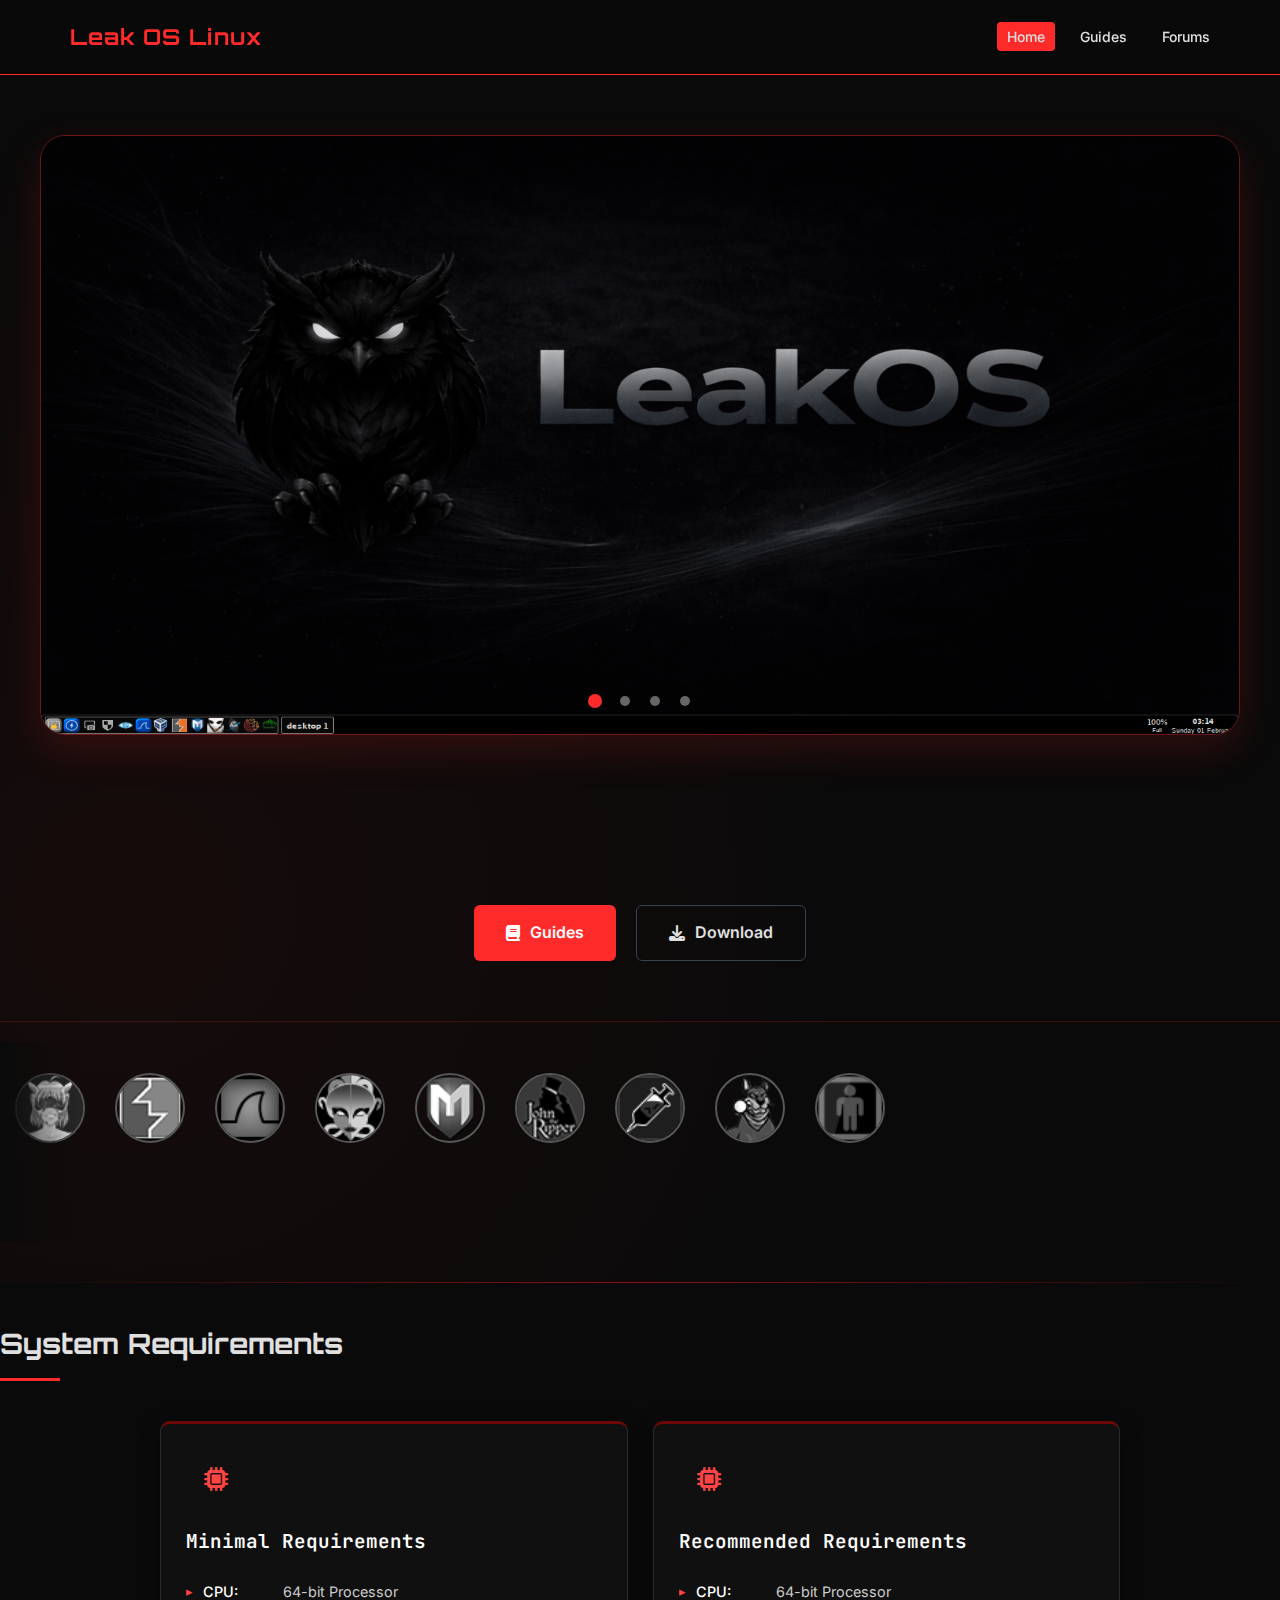
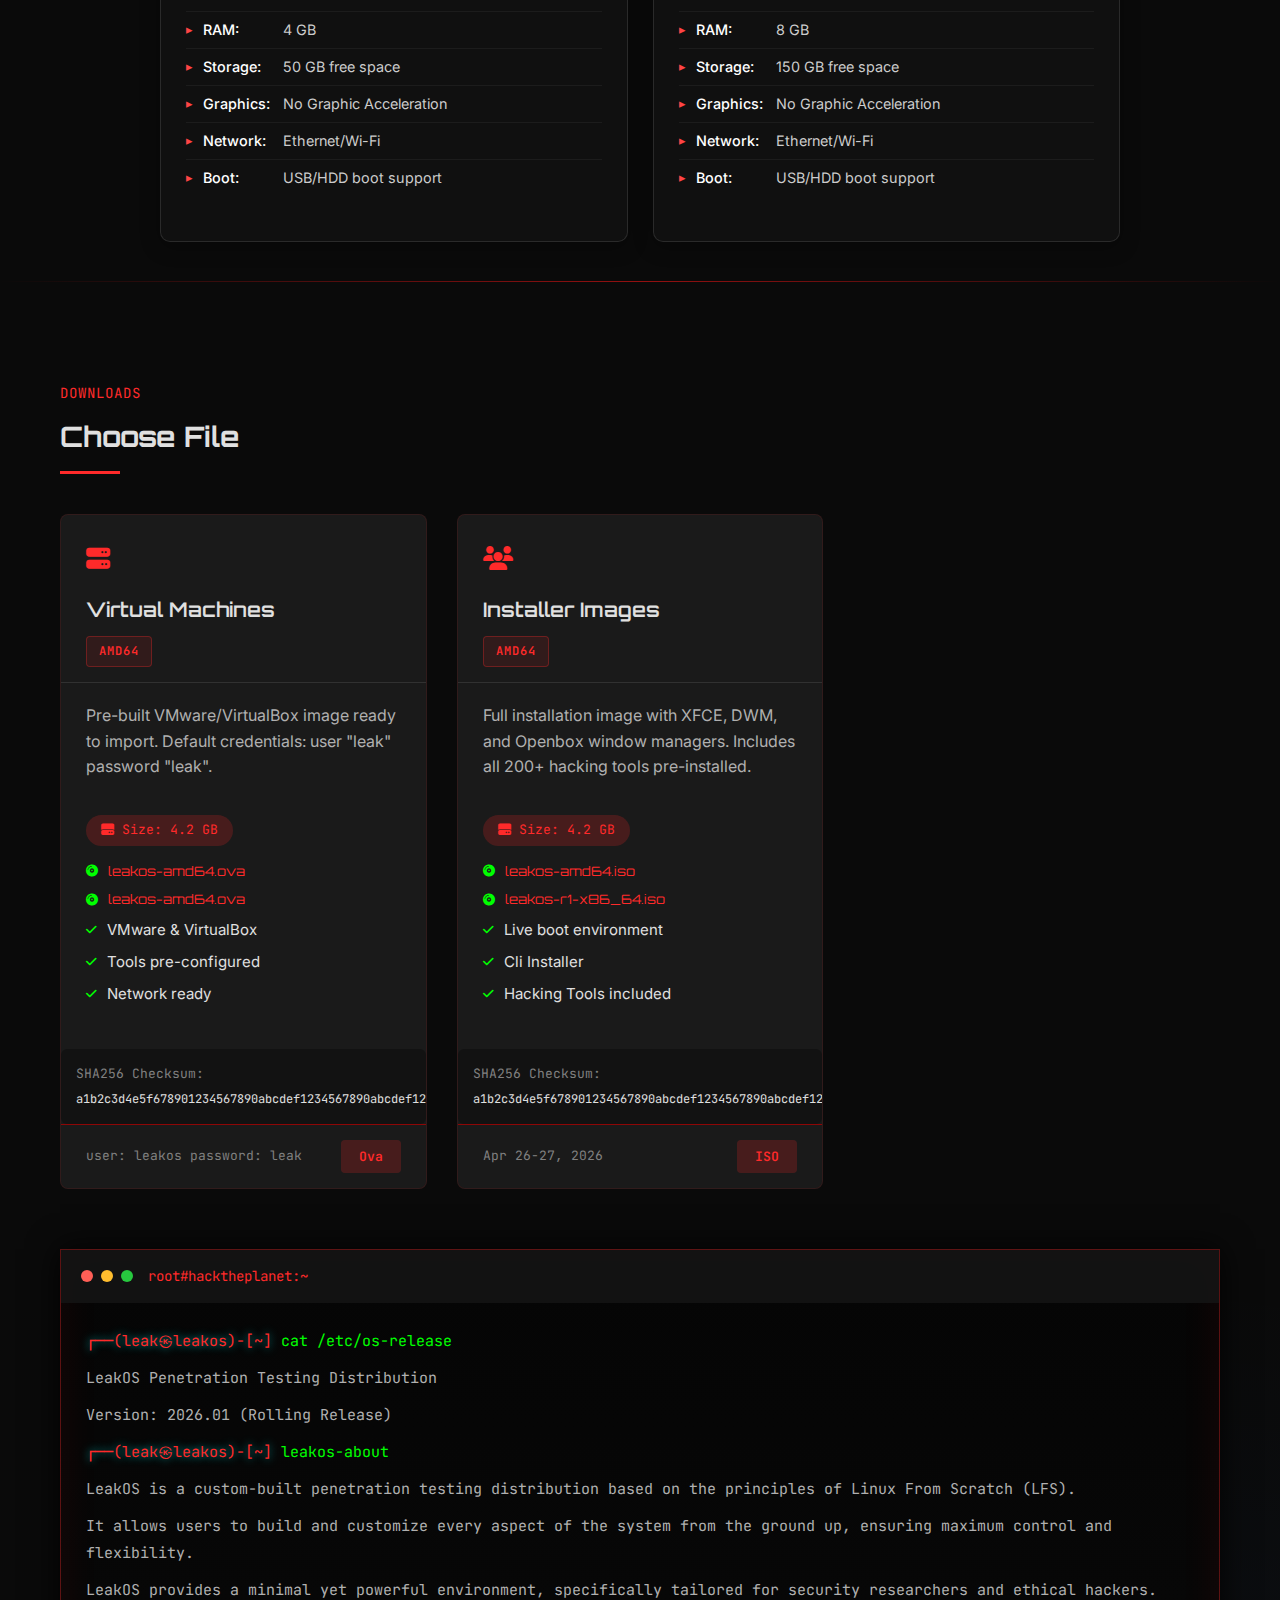
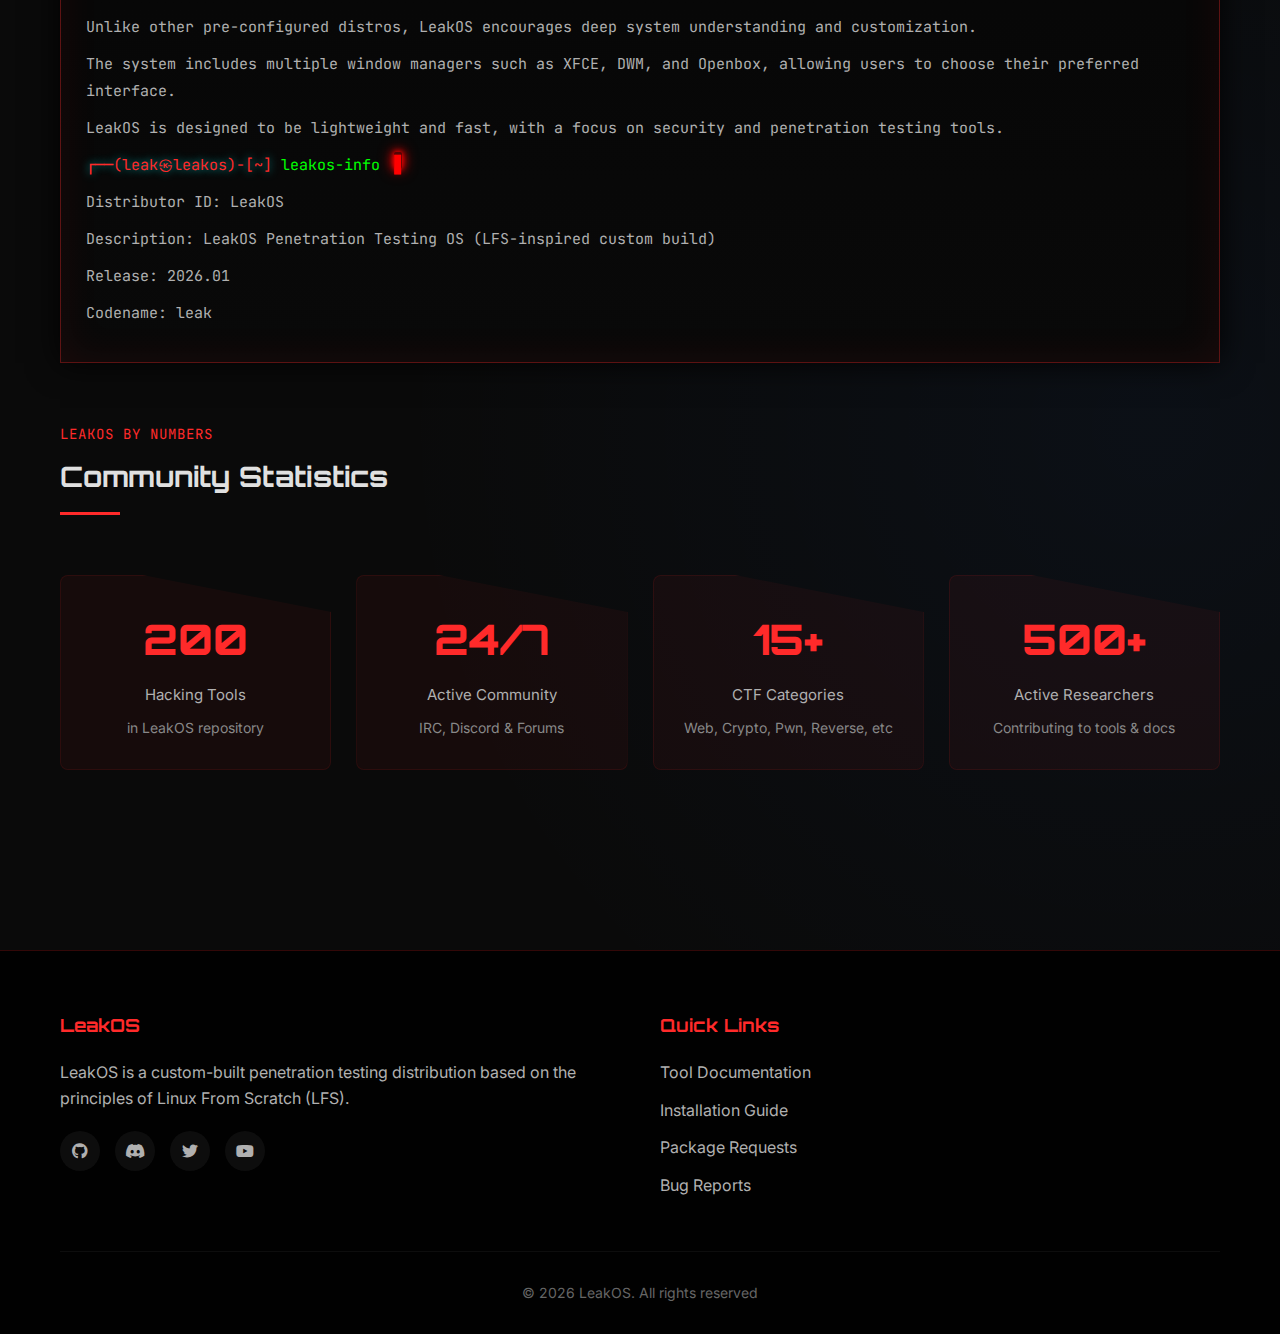
<file: index.html>
<!DOCTYPE html>
<html lang="id">
<head>
    <meta charset="UTF-8">
    <meta name="viewport" content="width=device-width, initial-scale=1.0">
    <meta name="theme-color" content="#020303">
    
    <meta name="apple-mobile-web-app-status-bar-style" content="black-translucent">



    <title>LeakOS - BlackArch Linux Security Conference</title>
    <link rel="stylesheet" href="https://cdnjs.cloudflare.com/ajax/libs/font-awesome/6.4.0/css/all.min.css">
    <link rel="preconnect" href="https://fonts.googleapis.com">
    <link rel="preconnect" href="https://fonts.gstatic.com" crossorigin>
    <link href="https://fonts.googleapis.com/css2?family=JetBrains+Mono:wght@300;400;500;700&family=Inter:wght@300;400;500;600;700&family=Orbitron:wght@400..900&display=swap" rel="stylesheet">
    <link rel="stylesheet" href="assets/css/style.css">
    
</head>

<body>
    <!-- Header -->
    <header>
        <div class="container">
            <div class="nav-container">
                <div class="logo">
                    <div class="logo-icon">
                        
                    </div>
                    <div class="logo-text" id="blink">Leak <span>OS Linux</span></div>
                </div>
                
                <nav>
                    <ul>
                        <li><a href="#" class="active">Home</a></li>
                        <li><a href="#">Guides</a></li>
                        <li><a href="#">Forums</a></li>
                    </ul>
                </nav>
            </div>
        </div>
    </header>
    
    <!-- Carousel -->
    <div class="carousel">
        <div class="carousel-slides" id="slides">
            <img src="assets/img/as.png" alt="Slide 1" class="slide active">
            <img src="assets/img/as2.png" alt="Slide 2" class="slide">
            <img src="assets/img/as3.png" alt="Slide 2" class="slide">
            <img src="assets/img/as4.png" alt="Slide 2" class="slide">
        </div>
        
        <div class="carousel-dots" id="dots"></div>
    </div>
    
    <!-- Hero Section -->
    <section class="hero">
        <div class="container">
            
            
            <div class="hero-actions">
                <a href="#" class="cta-primary">
                    <i class="fas fa-book"></i> Guides
                </a>
                <a href="#card-section" class="cta-secondary">
                    <i class="fas fa-download"></i> Download
                </a>
            </div>
        </div>
    </section>
    
    <!-- Logo Slider -->
    <div class="slider glow-effect">
    <div id="dragLayer">
    <div class="slide-track" id="logoTrack">
    <!-- Gambar asli (9 gambar) -->
    <div class="slidec"><img src="assets/icons/apps/parrot-armitage.png" alt="Armitage"></div>
    <div class="slidec"><img src="assets/icons/apps/parrot-burpsuite.png" alt="Burp Suite"></div>
    <div class="slidec"><img src="assets/icons/apps/parrot-wireshark.png" alt="Wireshark"></div>
    <div class="slidec"><img src="assets/icons/apps/parrot-medusa.png" alt="Medusa"></div>
    <div class="slidec"><img src="assets/icons/apps/parrot-metasploit.png" alt="Metasploit"></div>
    <div class="slidec"><img src="assets/icons/apps/parrot-john.png" alt="John the Ripper"></div>
    <div class="slidec"><img src="assets/icons/apps/parrot-commix.png" alt="Commix"></div>
    <div class="slidec"><img src="assets/icons/apps/parrot-autopsy.png" alt="Autopsy"></div>
    <div class="slidec"><img src="assets/icons/apps/parrot-mitmproxy.png" alt="APKTool"></div>
    
   
  
    </div>
    </div>
    </div>
    
    <!-- Simple Tools Section -->
    <section class="simple-tools">
    <h3 class="section-title">System Requirements</h3>
    <div class="simple-grid">
    <!-- Card 1: Minimal Requirements -->
    <div class="simple-card minimal">
    <div class="simple-icon">
    <i class="fas fa-microchip"></i>
    </div>
    <div class="simple-content">
    <span class="simple-label">Minimal Requirements</span>
    <ul class="requirements-list">
    <li><strong>CPU:</strong> 64-bit Processor</li>
    <li><strong>RAM:</strong> 4 GB</li>
    <li><strong>Storage:</strong> 50 GB free space</li>
    <li><strong>Graphics:</strong> No Graphic Acceleration</li>
    <li><strong>Network:</strong> Ethernet/Wi-Fi</li>
    <li><strong>Boot:</strong> USB/HDD boot support</li>
    </ul>
    
    </div>
    </div>
    
    <div class="simple-card minimal">
    <div class="simple-icon">
    <i class="fas fa-microchip"></i>
    </div>
    <div class="simple-content">
    <span class="simple-label">Recommended Requirements</span>
    <ul class="requirements-list">
    <li><strong>CPU:</strong> 64-bit Processor</li>
    <li><strong>RAM:</strong> 8 GB</li>
    <li><strong>Storage:</strong> 150 GB free space</li>
    <li><strong>Graphics:</strong> No Graphic Acceleration</li>
    <li><strong>Network:</strong> Ethernet/Wi-Fi</li>
    <li><strong>Boot:</strong> USB/HDD boot support</li>
    </ul>
    
    </div>
    </div>
    
    </div>
    </section>
    
    
    
    <!-- Main Content -->
    <div class="container" id="card-section">
        <div class="main-content">
            <!-- Downloads Section -->
            <section>
                <div class="section-subtitle">Downloads</div>
                <h2 class="section-title">Choose File</h2>
                
                <div class="cards-grid">
                    <!-- Card 1 -->
                    <div class="card">
                        <div class="card-header">
                            <div class="card-icon">
                                <i class="fas fa-server"></i>
                            </div>
                            <h3 class="card-title">Virtual Machines</h3>
                            <span class="blackarch-badge">AMD64</span>
                        </div>
                        <div class="card-body">
                            <p class="card-description">
                                Pre-built VMware/VirtualBox image ready to import. Default credentials: user "leak" password "leak".
                            </p>
                            <div class="download-size">
                                <i class="fas fa-hdd"></i> Size: 4.2 GB
                            </div>
                            <ul class="card-features">
                                <li>
                                    <i class="fa-solid fa-compact-disc fa-xl"></i>
                                    <a href="https://google.com">leakos-amd64.ova</a>
                                </li>
                                <li>
                                    <i class="fa-solid fa-compact-disc fa-xl"></i>
                                    <a href="https://google.com">leakos-amd64.ova</a>
                                </li>
                                <li><i class="fas fa-check"></i> VMware & VirtualBox</li>
                                <li><i class="fas fa-check"></i> Tools pre-configured</li>
                                <li><i class="fas fa-check"></i> Network ready</li>
                            </ul>
                        </div>
                        
                        <div class="hash-box">
                            <div class="hash-title">SHA256 Checksum:</div>
                            <div>a1b2c3d4e5f678901234567890abcdef1234567890abcdef1234567890abcdef</div>
                        </div>
                        <div class="card-footer">
                            <span class="card-date">user: leakos password: leak</span>
                            <button class="card-btn">Ova</button>
                        </div>
                    </div>
                    
                    <!-- Card 2 -->
                    <div class="card">
                        <div class="card-header">
                            <div class="card-icon">
                                <i class="fas fa-users"></i>
                            </div>
                            <h3 class="card-title">Installer Images</h3>
                            <span class="blackarch-badge">AMD64</span>
                        </div>
                        <div class="card-body">
                            <p class="card-description">
                                Full installation image with XFCE, DWM, and Openbox window managers. Includes all 200+ hacking tools pre-installed.
                            </p>
                            <div class="download-size">
                                <i class="fas fa-hdd"></i> Size: 4.2 GB
                            </div>
                            <ul class="card-features">
                                <li>
                                    <i class="fa-solid fa-compact-disc fa-xl"></i>
                                    <a href="https://google.com">leakos-amd64.iso</a>
                                </li>
                                <li>
                                    <i class="fa-solid fa-compact-disc fa-xl"></i>
                                    <a href="https://google.com">leakos-r1-x86_64.iso</a>
                                </li>
                                <li><i class="fas fa-check"></i> Live boot environment</li>
                                <li><i class="fas fa-check"></i> Cli Installer</li>
                                <li><i class="fas fa-check"></i> Hacking Tools included</li>
                            </ul>
                        </div>
                        <div class="hash-box">
                            <div class="hash-title">SHA256 Checksum:</div>
                            <div>a1b2c3d4e5f678901234567890abcdef1234567890abcdef1234567890abcdef</div>
                        </div>
                        <div class="card-footer">
                            <span class="card-date">Apr 26-27, 2026</span>
                            <button class="card-btn">ISO</button>
                        </div>
                    </div>
                </div>
            </section>
            
            <!-- Terminal Section -->
            <section class="terminal-section">
                <div class="terminal-header">
                    <div class="terminal-dots">
                        <div class="terminal-dot red"></div>
                        <div class="terminal-dot yellow"></div>
                        <div class="terminal-dot green"></div>
                    </div>
                    <div class="terminal-title">root#hacktheplanet:~</div>
                </div>
                <div class="terminal-body">
                    <div class="terminal-line">
                        <span class="terminal-prompt">┌──(leak㉿leakos)-[~]</span>
                        <span class="terminal-command">cat /etc/os-release</span>
                    </div>
                    <div class="terminal-line terminal-output">
                        LeakOS Penetration Testing Distribution
                    </div>
                    <div class="terminal-line terminal-output">
                        Version: 2026.01 (Rolling Release)
                    </div>
                    <div class="terminal-line terminal-output"></div>
                    
                    <div class="terminal-line">
                        <span class="terminal-prompt">┌──(leak㉿leakos)-[~]</span>
                        <span class="terminal-command">leakos-about</span>
                    </div>
                    <div class="terminal-line terminal-output">
                        LeakOS is a custom-built penetration testing distribution based on the principles of Linux From Scratch (LFS).
                        
                    </div>
                    <div class="terminal-line terminal-output">
                        It allows users to build and customize every aspect of the system from the ground up, ensuring maximum control and flexibility.
                        
                    </div>
                    <div class="terminal-line terminal-output">
                        LeakOS provides a minimal yet powerful environment, specifically tailored for security researchers and ethical hackers.
                        
                    </div>
                    <div class="terminal-line terminal-output">
                        Unlike other pre-configured distros, LeakOS encourages deep system understanding and customization.
                        
                    </div>
                    <div class="terminal-line terminal-output">
                        The system includes multiple window managers such as XFCE, DWM, and Openbox, allowing users to choose their preferred interface.
                        
                    </div>
                    <div class="terminal-line terminal-output">
                        LeakOS is designed to be lightweight and fast, with a focus on security and penetration testing tools.
                        
                    </div>
                    
                    
                    <div class="terminal-line">
                        <span class="terminal-prompt">┌──(leak㉿leakos)-[~]</span>
                        <span class="terminal-command">leakos-info</span>
                        <span class="cursor">▊</span>
                    </div>
                    <div class="terminal-line terminal-output">
                        Distributor ID: LeakOS
                    </div>
                    <div class="terminal-line terminal-output">
                        Description: LeakOS Penetration Testing OS (LFS-inspired custom build)
                    </div>
                    <div class="terminal-line terminal-output">
                        Release: 2026.01
                    </div>
                    <div class="terminal-line terminal-output">
                        Codename: leak
                    </div>
                </div>
            </section>
            
            <!-- Stats Section -->
            <section>
                <div class="section-subtitle">LeakOS by Numbers</div>
                <h2 class="section-title">Community Statistics</h2>
                
                <div class="stats-section">
                    <div class="stat-card">
                        <div class="stat-number">200</div>
                        <div class="stat-label">Hacking Tools</div>
                        <p style="margin-top: 10px; font-size: clamp(12px, 1.5vw, 14px); color: #888;">
                            in LeakOS repository
                        </p>
                    </div>
                    
                    <div class="stat-card">
                        <div class="stat-number">24/7</div>
                        <div class="stat-label">Active Community</div>
                        <p style="margin-top: 10px; font-size: clamp(12px, 1.5vw, 14px); color: #888;">
                            IRC, Discord & Forums
                        </p>
                    </div>
                    
                    <div class="stat-card">
                        <div class="stat-number">15+</div>
                        <div class="stat-label">CTF Categories</div>
                        <p style="margin-top: 10px; font-size: clamp(12px, 1.5vw, 14px); color: #888;">
                            Web, Crypto, Pwn, Reverse, etc
                        </p>
                    </div>
                    
                    <div class="stat-card">
                        <div class="stat-number">500+</div>
                        <div class="stat-label">Active Researchers</div>
                        <p style="margin-top: 10px; font-size: clamp(12px, 1.5vw, 14px); color: #888;">
                            Contributing to tools & docs
                        </p>
                    </div>
                </div>
            </section>
        </div>
    </div>
    
    
    
    
    
    <!-- Footer -->
    <footer>
        <div class="container">
            <div class="footer-content">
                <div class="footer-section">
                    <h3>LeakOS</h3>
                    <p style="color: #b0b0b0; margin-bottom: 20px; font-size: clamp(14px, 1.6vw, 16px);">
                        LeakOS is a custom-built penetration testing distribution based on the principles of Linux From Scratch (LFS).
                    </p>
                    <div class="footer-social">
                        <a href="#" class="social-icon"><i class="fab fa-github"></i></a>
                        <a href="#" class="social-icon"><i class="fab fa-discord"></i></a>
                        <a href="#" class="social-icon"><i class="fab fa-twitter"></i></a>
                        <a href="#" class="social-icon"><i class="fab fa-youtube"></i></a>
                    </div>
                </div>
                
                <div class="footer-section">
                    <h3>Quick Links</h3>
                    <ul class="footer-links">
                        <li><a href="#">Tool Documentation</a></li>
                        <li><a href="install.html">Installation Guide</a></li>
                        <li><a href="#">Package Requests</a></li>
                        <li><a href="#">Bug Reports</a></li>
                    </ul>
                </div>
            </div>
            
            <div class="footer-bottom">
                <p>&copy; 2026 LeakOS. All rights reserved
                
            </div>
        </div>
    </footer>
    
 <!-- JavaScript -->
 <script>
 const slider = document.querySelector('.slider');
 const track = document.getElementById('logoTrack');
 const slides = document.querySelectorAll('.slidec');
 
 if (!slider || !track || slides.length === 0) return;
 
 let isPaused = false;
 
 // Hanya pause & snap jika klik langsung di gambar (bukan area kosong)
 slides.forEach((slide, index) => {
 const handleSelect = (e) => {
 e.stopPropagation();
 if (isPaused) return; // sudah pause, skip
 
 isPaused = true;
 track.classList.add('paused');
 track.style.animationPlayState = 'paused';
 
 // Snap ke gambar ini (gunakan fungsi snap sebelumnya atau sederhana ini)
 const slideWidth = slide.offsetWidth;
 const gap = 16; // sesuaikan dengan CSS gap-mu
 const sliderWidth = slider.offsetWidth;
 const centerOffset = (sliderWidth - slideWidth) / 2;
 const targetPos = index * (slideWidth + gap);
 const translateX = -(targetPos - centerOffset);
 
 track.style.transition = 'transform 0.5s ease-out';
 track.style.transform = `translateX(${translateX}px)`;
 
 setTimeout(() => {
 slides.forEach(s => s.classList.remove('active'));
 slide.classList.add('active');
 // duplikat jika ada
 const dupIndex = (index + 3) % slides.length;
 if (slides[dupIndex]) slides[dupIndex].classList.add('active');
 }, 500);
 };
 
 slide.addEventListener('click', handleSelect);
 slide.addEventListener('touchend', (e) => {
 if (!e.defaultPrevented) handleSelect(e);
 }, { passive: true });
 });
 
 // Klik/tap di luar gambar → RESUME (bukan toggle)
 document.addEventListener('click', (e) => {
 if (isPaused && !Array.from(slides).some(s => s.contains(e.target))) {
 resumeSlider();
 }
 });
 
 document.addEventListener('touchend', (e) => {
 if (isPaused && !Array.from(slides).some(s => s.contains(e.target))) {
 resumeSlider();
 }
 });
 
 function resumeSlider() {
 isPaused = false;
 track.classList.remove('paused');
 track.style.animationPlayState = 'running';
 track.style.transition = '';
 track.style.transform = 'translateX(0)'; // reset posisi agar loop mulus
 slides.forEach(s => s.classList.remove('active'));
 });
 
 </script>
 
 
 <!-- Tambahkan kode JavaScript ini sebelum tag penutup </body> -->
 <script>
 // Carousel functionality
 document.addEventListener('DOMContentLoaded', function() {
 const slides = document.querySelectorAll('.carousel-slides .slide');
 const dotsContainer = document.querySelector('.carousel-dots');
 let currentSlide = 0;
 
 // Create dots
 if (slides.length > 0 && dotsContainer) {
 slides.forEach((_, index) => {
 const dot = document.createElement('div');
 dot.classList.add('carousel-dot');
 if (index === 0) dot.classList.add('active');
 
 dot.addEventListener('click', () => {
 goToSlide(index);
 });
 
 dotsContainer.appendChild(dot);
 });
 }
 
 function goToSlide(slideIndex) {
 // Remove active class from all slides and dots
 slides.forEach(slide => slide.classList.remove('active'));
 document.querySelectorAll('.carousel-dot').forEach(dot => dot.classList.remove('active'));
 
 // Set new slide
 currentSlide = slideIndex;
 slides[currentSlide].classList.add('active');
 document.querySelectorAll('.carousel-dot')[currentSlide].classList.add('active');
 }
 
 function nextSlide() {
 let next = currentSlide + 1;
 if (next >= slides.length) next = 0;
 goToSlide(next);
 }
 
 // Auto slide every 5 seconds
 let slideInterval = setInterval(nextSlide, 10000);
 
 // Pause on hover
 const carousel = document.querySelector('.carousel');
 if (carousel) {
 carousel.addEventListener('mouseenter', () => {
 clearInterval(slideInterval);
 });
 
 carousel.addEventListener('mouseleave', () => {
 slideInterval = setInterval(nextSlide, 10000);
 });
 }
 
 // Touch/swipe support for mobile
 let touchStartX = 0;
 let touchEndX = 0;
 
 if (carousel) {
 carousel.addEventListener('touchstart', e => {
 touchStartX = e.changedTouches[0].screenX;
 clearInterval(slideInterval);
 }, { passive: true });
 
 carousel.addEventListener('touchend', e => {
 touchEndX = e.changedTouches[0].screenX;
 handleSwipe();
 slideInterval = setInterval(nextSlide, 10000);
 }, { passive: true });
 }
 
 function handleSwipe() {
 const swipeThreshold = 50;
 
 if (touchEndX < touchStartX - swipeThreshold) {
 // Swipe left - next slide
 nextSlide();
 }
 
 if (touchEndX > touchStartX + swipeThreshold) {
 // Swipe right - previous slide
 let prev = currentSlide - 1;
 if (prev < 0) prev = slides.length - 1;
 goToSlide(prev);
 }
 }
 });
 </script>
</body>
</html>
</file>
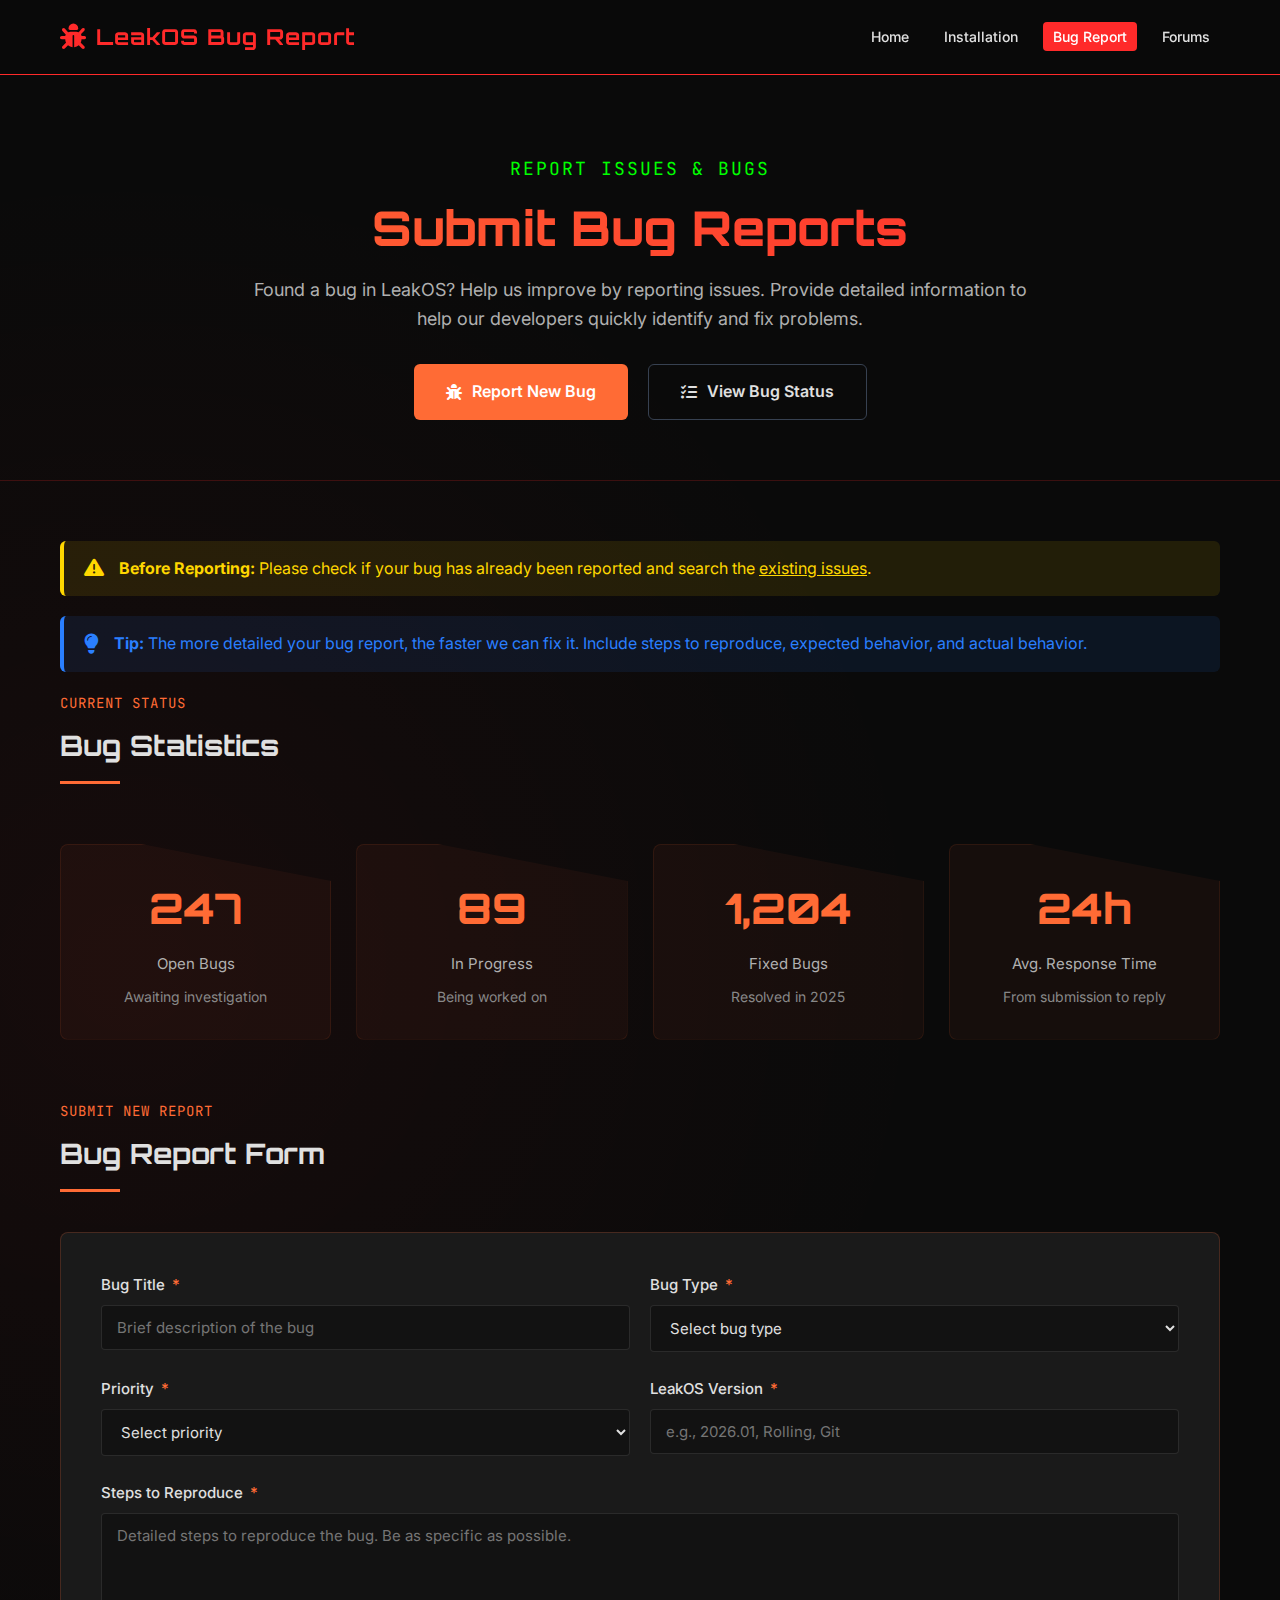
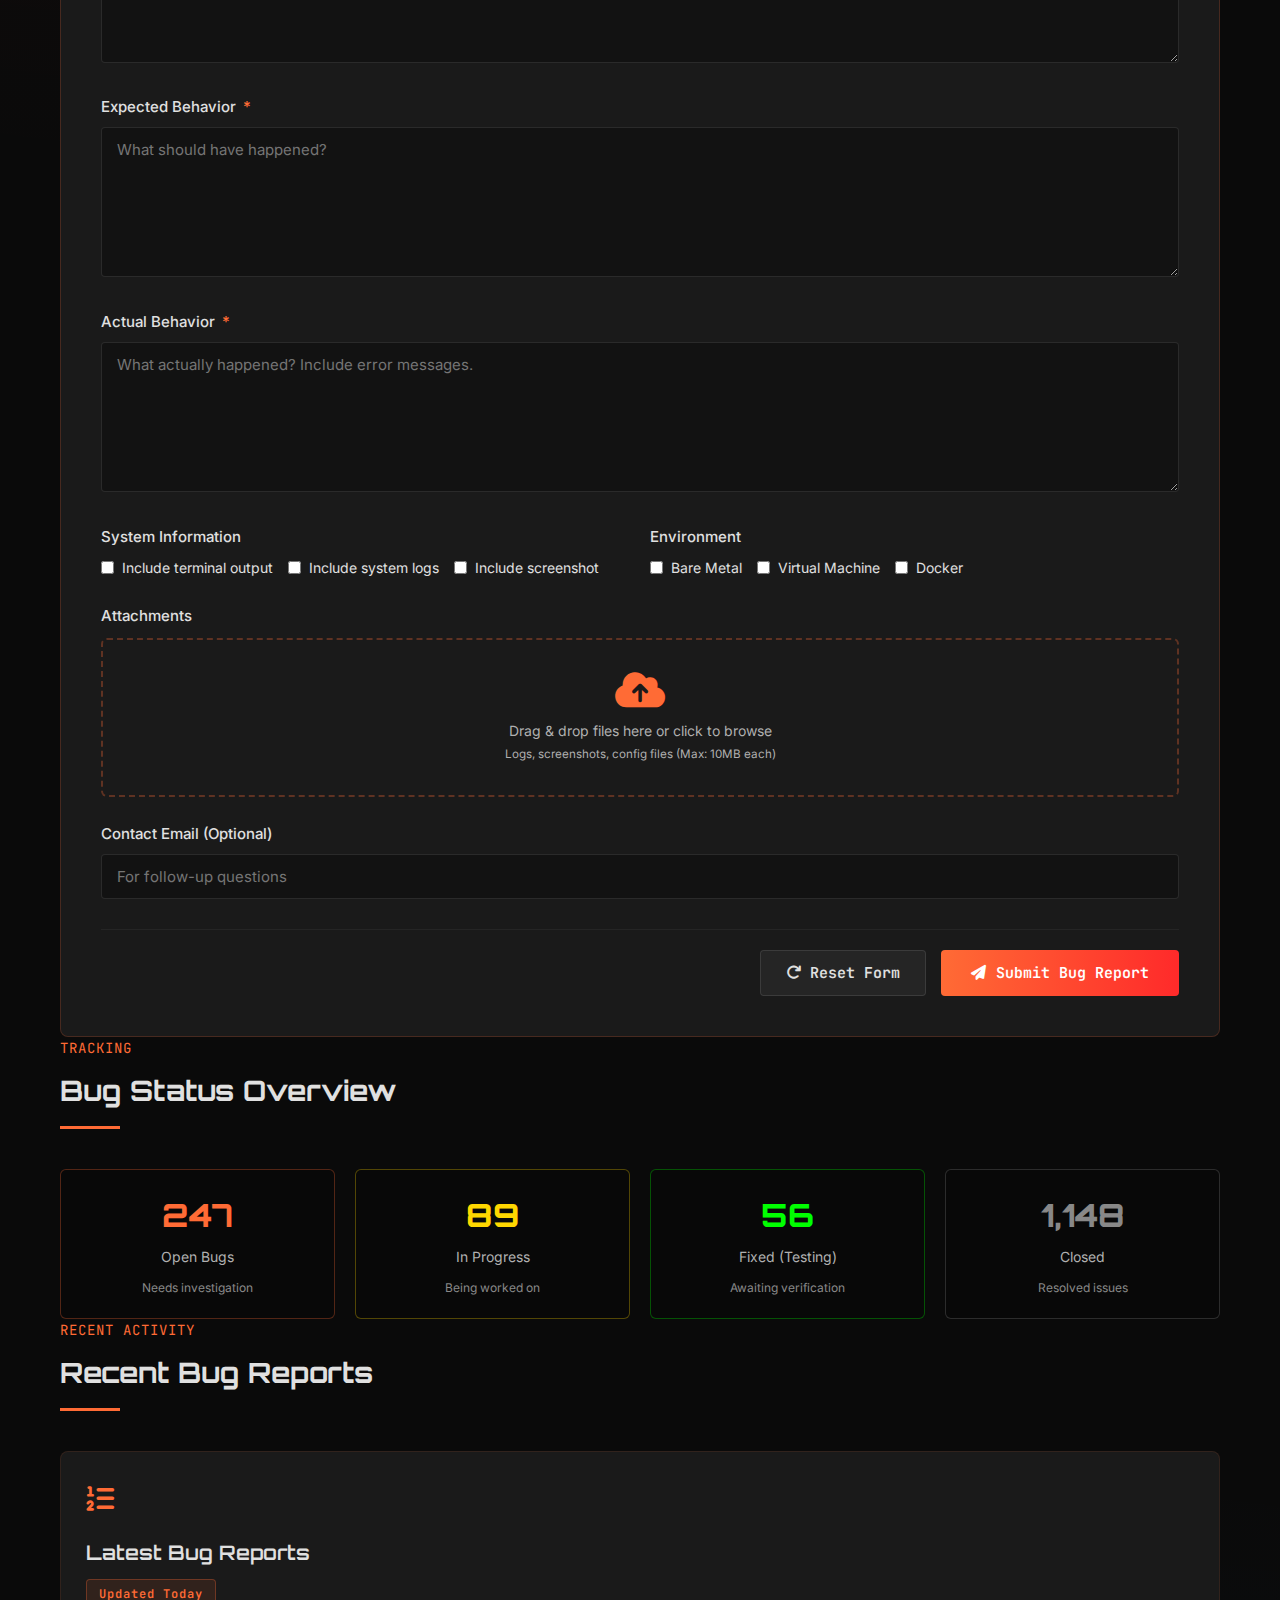
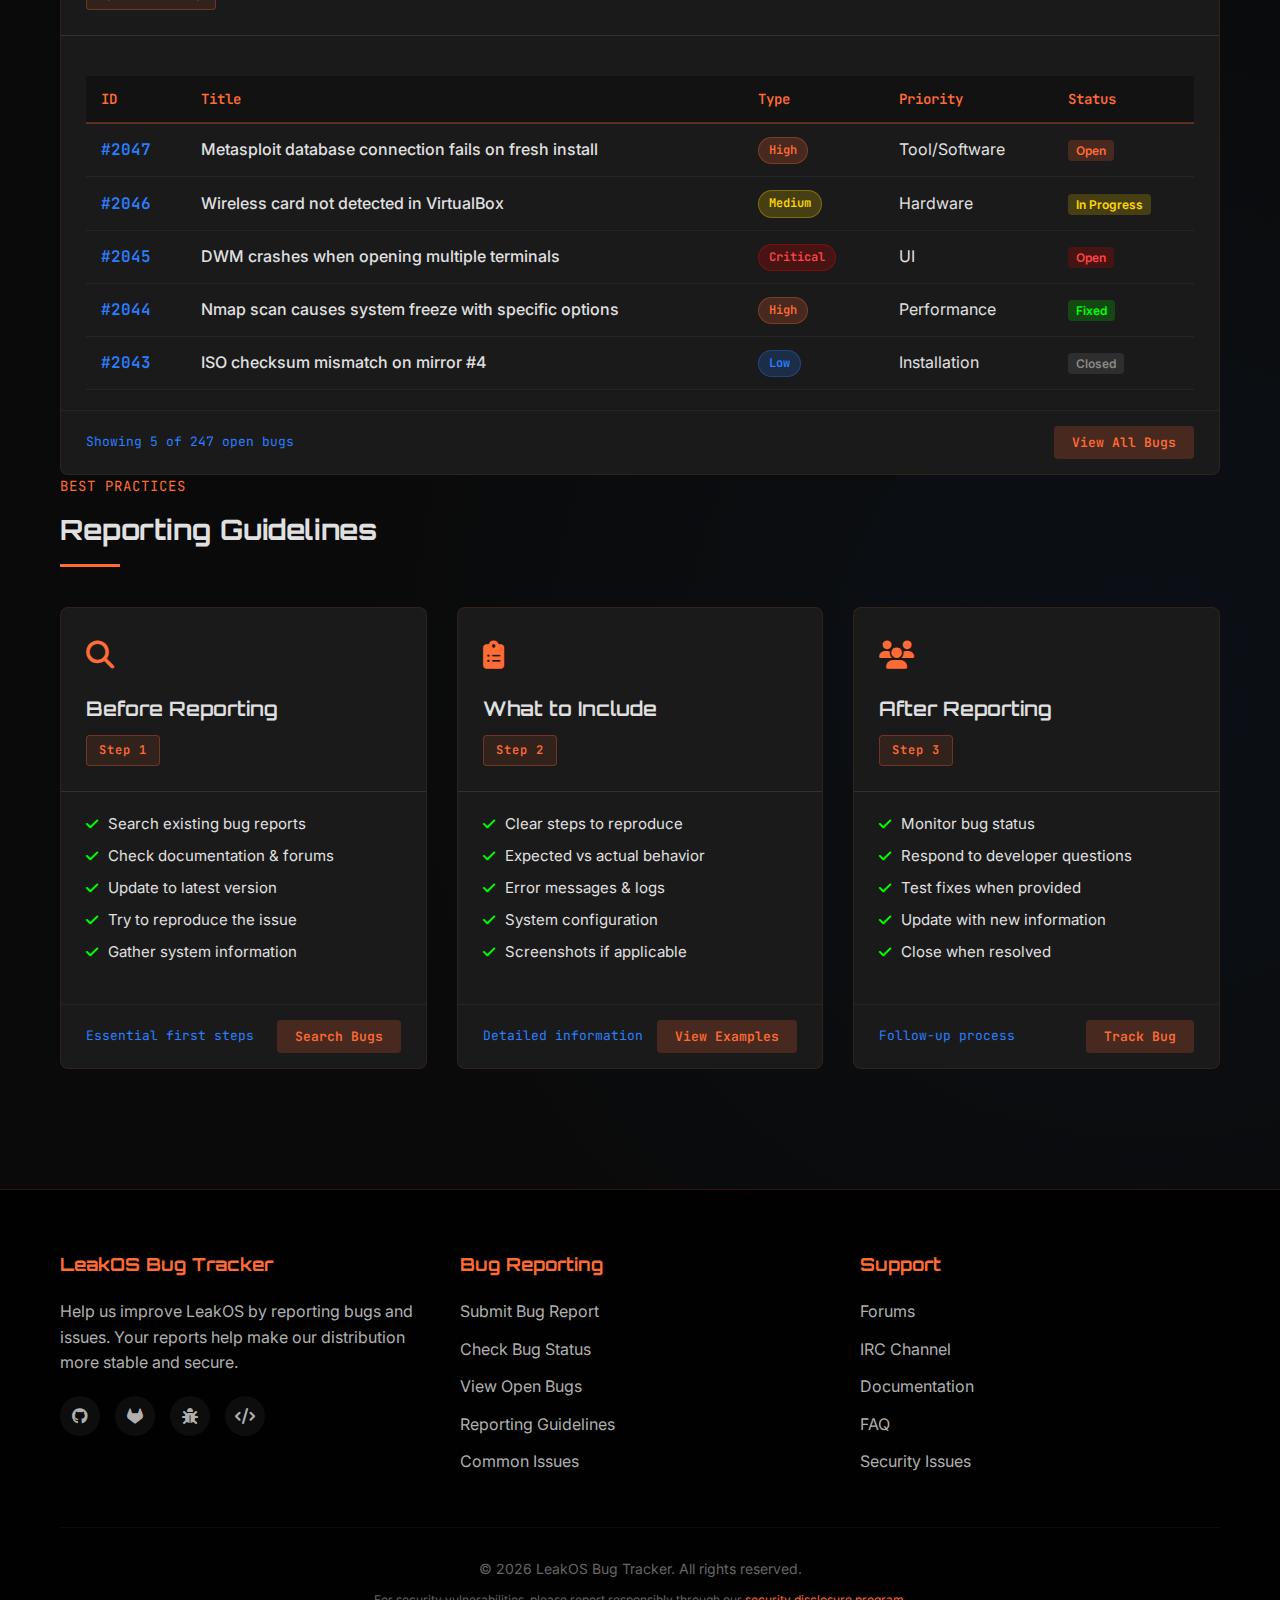
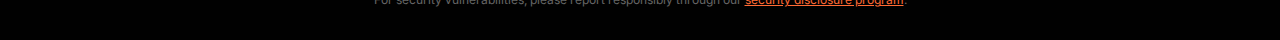
<file: bug.html>
<!DOCTYPE html>
<html lang="id">
<head>
    <meta charset="UTF-8">
    <meta name="viewport" content="width=device-width, initial-scale=1.0">
    <title>LeakOS - Bug Report</title>
    <link rel="stylesheet" href="https://cdnjs.cloudflare.com/ajax/libs/font-awesome/6.4.0/css/all.min.css">
    <link rel="stylesheet" href="https://fonts.googleapis.com/css2?family=JetBrains+Mono:wght@300;400;500;700&family=Inter:wght@300;400;500;600;700&display=swap">
    <link rel="preconnect" href="https://fonts.googleapis.com">
    <link rel="preconnect" href="https://fonts.gstatic.com" crossorigin>
    <link href="https://fonts.googleapis.com/css2?family=Jersey+10&family=Jersey+25+Charted&family=Orbitron:wght@400..900&display=swap" rel="stylesheet">
    <style>
        :root {
            --blackarch-red: #ff2a2a;
            --blackarch-dark: #0a0a0a;
            --blackarch-gray: #1a1a1a;
            --blackarch-light: #e0e0e0;
            --terminal-green: #00ff00;
            --hacker-purple: #8a2be2;
            --accent-blue: #2a7fff;
            --bug-orange: #ff6b35;
            --warning-yellow: #ffd700;
        }
        
        * {
            margin: 0;
            padding: 0;
            box-sizing: border-box;
        }
        
        body {
            font-family: 'Inter', -apple-system, BlinkMacSystemFont, 'Segoe UI', Roboto, Oxygen, Ubuntu, Cantarell, sans-serif;
            background-color: var(--blackarch-dark);
            color: var(--blackarch-light);
            line-height: 1.6;
            background-image: 
                radial-gradient(circle at 10% 20%, rgba(255, 42, 42, 0.05) 0%, transparent 20%),
                radial-gradient(circle at 90% 80%, rgba(42, 127, 255, 0.05) 0%, transparent 20%);
            min-height: 100vh;
            font-size: 16px;
        }
        
        .container {
            width: 100%;
            max-width: 1200px;
            margin: 0 auto;
            padding: 0 20px;
        }
        
        html {
            scroll-behavior: smooth;
        }
        
        /* Header & Navigation */
        header {
            background-color: rgba(10, 10, 10, 0.95);
            border-bottom: 1px solid var(--blackarch-red);
            padding: 12px 0;
            position: sticky;
            top: 0;
            z-index: 1000;
            backdrop-filter: blur(10px);
        }
        
        .nav-container {
            height: 50px;
            display: flex;
            justify-content: space-between;
            align-items: center;
        }
        
        .logo {
            display: flex;
            align-items: center;
            gap: 10px;
        }
        
        .logo-icon {
            color: var(--blackarch-red);
            font-size: clamp(22px, 3vw, 26px);
        }
        
        .logo-text {
            font-family: "Orbitron", sans-serif;
            font-size: clamp(20px, 3.5vw, 22px);
            font-weight: 700;
            letter-spacing: 1px;
            -webkit-background-clip: text;
            background-clip: text;
            color: var(--blackarch-red);
            font-weight: bold !important;
        }
        
        nav ul {
            display: flex;
            list-style: none;
            gap: clamp(10px, 2vw, 15px);
        }
        
        nav a {
            color: var(--blackarch-light);
            text-decoration: none;
            font-weight: 500;
            font-size: clamp(13px, 1.4vw, 14px);
            padding: clamp(5px, 0.8vw, 6px) clamp(8px, 1.2vw, 10px);
            border-radius: 4px;
            transition: all 0.3s;
            position: relative;
        }
        
        nav a:hover {
            color: var(--blackarch-red);
            background-color: rgba(255, 42, 42, 0.1);
        }
        
        nav a.active {
            color: white;
            background-color: var(--blackarch-red);
        }
        
        /* Hero Section */
        .hero {
            padding: clamp(40px, 10vw, 80px) 0 clamp(30px, 8vw, 60px);
            text-align: center;
            border-bottom: 1px solid rgba(255, 42, 42, 0.2);
        }
        
        .hero-subtitle {
            color: var(--terminal-green);
            font-family: 'JetBrains Mono', monospace, 'Courier New', Courier, monospace;
            font-size: clamp(14px, 2vw, 18px);
            letter-spacing: clamp(1px, 0.5vw, 2px);
            margin-bottom: clamp(10px, 2vw, 15px);
            text-transform: uppercase;
        }
        
        .hero-title {
            font-size: clamp(28px, 5vw, 48px);
            font-weight: 800;
            margin-bottom: clamp(15px, 3vw, 20px);
            background: linear-gradient(90deg, var(--bug-orange), var(--blackarch-red));
            -webkit-background-clip: text;
            background-clip: text;
            color: transparent;
            line-height: 1.2;
        }
        
        .hero-description {
            font-size: clamp(14px, 2vw, 18px);
            max-width: 800px;
            margin: 0 auto clamp(20px, 4vw, 30px);
            color: #b0b0b0;
        }
        
        .hero-actions {
            display: flex;
            justify-content: center;
            gap: clamp(15px, 2vw, 20px);
            margin-top: clamp(20px, 4vw, 30px);
            flex-wrap: wrap;
        }
        
        .cta-primary {
            background: var(--bug-orange);
            color: white;
            padding: clamp(10px, 2vw, 14px) clamp(20px, 3vw, 32px);
            border-radius: 6px;
            text-decoration: none;
            font-weight: 600;
            font-size: clamp(14px, 1.8vw, 16px);
            display: inline-flex;
            align-items: center;
            gap: 10px;
            transition: all 0.3s;
        }
        
        .cta-primary:hover {
            transform: translateY(-3px);
            box-shadow: 0 10px 25px rgba(255, 107, 53, 0.4);
            background: var(--blackarch-red);
        }
        
        .cta-secondary {
            background-color: transparent;
            color: var(--blackarch-light);
            padding: clamp(10px, 2vw, 14px) clamp(20px, 3vw, 32px);
            border-radius: 6px;
            text-decoration: none;
            font-weight: 600;
            font-size: clamp(14px, 1.8vw, 16px);
            border: 1px solid #374151;
            display: inline-flex;
            align-items: center;
            gap: 10px;
            transition: all 0.3s;
        }
        
        .cta-secondary:hover {
            border-color: var(--accent-blue);
            color: var(--accent-blue);
            transform: translateY(-3px);
        }
        
        /* Main Content */
        .main-content {
            padding: clamp(30px, 8vw, 60px) 0;
        }
        
        .section-title {
            font-size: clamp(20px, 3vw, 28px);
            font-weight: 700;
            margin-bottom: clamp(25px, 5vw, 40px);
            position: relative;
            padding-bottom: clamp(10px, 2vw, 15px);
        }
        
        .section-title::after {
            content: '';
            position: absolute;
            bottom: 0;
            left: 0;
            width: clamp(40px, 6vw, 60px);
            height: 3px;
            background-color: var(--bug-orange);
        }
        
        .section-subtitle {
            color: var(--bug-orange);
            font-family: 'JetBrains Mono', monospace, 'Courier New', Courier, monospace;
            font-size: clamp(12px, 1.5vw, 14px);
            letter-spacing: clamp(0.5px, 0.3vw, 1px);
            text-transform: uppercase;
            margin-bottom: clamp(8px, 1.5vw, 10px);
        }
        
        /* Cards Grid */
        .cards-grid {
            display: grid;
            grid-template-columns: repeat(auto-fill, minmax(min(100%, 350px), 1fr));
            gap: clamp(20px, 3vw, 30px);
            margin-top: clamp(20px, 4vw, 30px);
        }
        
        .card {
            background-color: var(--blackarch-gray);
            border-radius: 8px;
            overflow: hidden;
            border: 1px solid rgba(255, 107, 53, 0.1);
            transition: all 0.3s;
            height: 100%;
            display: flex;
            flex-direction: column;
        }
        
        .card:hover {
            transform: translateY(-10px);
            border-color: var(--bug-orange);
            box-shadow: 0 15px 30px rgba(255, 107, 53, 0.1);
        }
        
        .card-header {
            padding: clamp(15px, 3vw, 25px) clamp(15px, 3vw, 25px) clamp(10px, 2vw, 15px);
            border-bottom: 1px solid rgba(255, 255, 255, 0.1);
        }
        
        .card-icon {
            color: var(--bug-orange);
            font-size: clamp(24px, 3vw, 28px);
            margin-bottom: clamp(10px, 2vw, 15px);
        }
        
        .card-title {
            font-size: clamp(16px, 2.2vw, 20px);
            font-weight: 600;
            margin-bottom: clamp(8px, 1.5vw, 10px);
        }
        
        .card-body {
            padding: clamp(15px, 2.5vw, 20px) clamp(15px, 3vw, 25px);
            flex-grow: 1;
        }
        
        .card-description {
            color: #b0b0b0;
            margin-bottom: clamp(15px, 2.5vw, 20px);
            font-size: clamp(14px, 1.6vw, 16px);
        }
        
        .card-features {
            list-style: none;
            margin-bottom: clamp(15px, 2.5vw, 20px);
        }
        
        .card-features li {
            margin-bottom: clamp(6px, 1vw, 8px);
            display: flex;
            align-items: center;
            gap: 10px;
            font-size: clamp(13px, 1.5vw, 15px);
        }
        
        .card-features i {
            color: var(--terminal-green);
            font-size: clamp(12px, 1.2vw, 14px);
        }
        
        .card-footer {
            padding: clamp(12px, 2vw, 15px) clamp(15px, 3vw, 25px);
            border-top: 1px solid rgba(255, 255, 255, 0.05);
            display: flex;
            justify-content: space-between;
            align-items: center;
            margin-top: auto;
        }
        
        .card-date {
            font-family: 'JetBrains Mono', monospace, 'Courier New', Courier, monospace;
            font-size: clamp(11px, 1.3vw, 13px);
            color: var(--accent-blue);
        }
        
        .card-btn {
            background-color: rgba(255, 107, 53, 0.2);
            color: var(--bug-orange);
            border: none;
            padding: clamp(6px, 1.2vw, 8px) clamp(12px, 2vw, 18px);
            border-radius: 4px;
            cursor: pointer;
            font-family: 'JetBrains Mono', monospace, 'Courier New', Courier, monospace;
            font-size: clamp(11px, 1.3vw, 13px);
            font-weight: 600;
            transition: all 0.3s;
        }
        
        .card-btn:hover {
            background-color: rgba(255, 107, 53, 0.3);
        }
        
        /* Bug Report Form */
        .bug-form-container {
            background-color: var(--blackarch-gray);
            border-radius: 8px;
            padding: clamp(25px, 4vw, 40px);
            border: 1px solid rgba(255, 107, 53, 0.2);
            margin-top: 40px;
        }
        
        .form-group {
            margin-bottom: 25px;
        }
        
        .form-label {
            display: block;
            margin-bottom: 8px;
            font-weight: 500;
            color: var(--blackarch-light);
            font-size: 15px;
        }
        
        .form-label .required {
            color: var(--bug-orange);
            margin-left: 3px;
        }
        
        .form-input, .form-select, .form-textarea {
            width: 100%;
            padding: 12px 15px;
            background-color: rgba(0, 0, 0, 0.3);
            border: 1px solid rgba(255, 255, 255, 0.1);
            border-radius: 4px;
            color: var(--blackarch-light);
            font-family: 'Inter', sans-serif;
            font-size: 15px;
            transition: all 0.3s;
        }
        
        .form-input:focus, .form-select:focus, .form-textarea:focus {
            outline: none;
            border-color: var(--bug-orange);
            box-shadow: 0 0 0 3px rgba(255, 107, 53, 0.1);
        }
        
        .form-textarea {
            min-height: 150px;
            resize: vertical;
        }
        
        .form-row {
            display: grid;
            grid-template-columns: repeat(auto-fit, minmax(200px, 1fr));
            gap: 20px;
        }
        
        .checkbox-group {
            display: flex;
            flex-wrap: wrap;
            gap: 15px;
            margin-top: 5px;
        }
        
        .checkbox-label {
            display: flex;
            align-items: center;
            gap: 8px;
            cursor: pointer;
            font-size: 14px;
        }
        
        .checkbox-label input[type="checkbox"] {
            accent-color: var(--bug-orange);
        }
        
        .form-actions {
            display: flex;
            gap: 15px;
            justify-content: flex-end;
            margin-top: 30px;
            padding-top: 20px;
            border-top: 1px solid rgba(255, 255, 255, 0.05);
        }
        
        .submit-btn {
            background: linear-gradient(90deg, var(--bug-orange), var(--blackarch-red));
            color: white;
            border: none;
            padding: 12px 30px;
            border-radius: 4px;
            font-family: 'JetBrains Mono', monospace;
            font-weight: 600;
            font-size: 15px;
            cursor: pointer;
            transition: all 0.3s;
            display: flex;
            align-items: center;
            gap: 10px;
        }
        
        .submit-btn:hover {
            transform: translateY(-2px);
            box-shadow: 0 5px 15px rgba(255, 107, 53, 0.3);
        }
        
        .reset-btn {
            background-color: rgba(255, 255, 255, 0.05);
            color: var(--blackarch-light);
            border: 1px solid rgba(255, 255, 255, 0.1);
            padding: 12px 25px;
            border-radius: 4px;
            font-family: 'JetBrains Mono', monospace;
            font-weight: 600;
            font-size: 15px;
            cursor: pointer;
            transition: all 0.3s;
        }
        
        .reset-btn:hover {
            background-color: rgba(255, 255, 255, 0.1);
        }
        
        /* Bug Status Cards */
        .status-grid {
            display: grid;
            grid-template-columns: repeat(auto-fit, minmax(200px, 1fr));
            gap: 20px;
            margin-top: 30px;
        }
        
        .status-card {
            background-color: rgba(0, 0, 0, 0.2);
            border-radius: 6px;
            padding: 20px;
            text-align: center;
            border: 1px solid;
            transition: all 0.3s;
        }
        
        .status-card:hover {
            transform: translateY(-5px);
        }
        
        .status-open {
            border-color: rgba(255, 107, 53, 0.3);
        }
        
        .status-in-progress {
            border-color: rgba(255, 215, 0, 0.3);
        }
        
        .status-fixed {
            border-color: rgba(0, 255, 0, 0.3);
        }
        
        .status-closed {
            border-color: rgba(128, 128, 128, 0.3);
        }
        
        .status-count {
            font-size: 32px;
            font-weight: 800;
            font-family: 'Orbitron', sans-serif;
            margin-bottom: 5px;
        }
        
        .status-open .status-count {
            color: var(--bug-orange);
        }
        
        .status-in-progress .status-count {
            color: var(--warning-yellow);
        }
        
        .status-fixed .status-count {
            color: var(--terminal-green);
        }
        
        .status-closed .status-count {
            color: #888;
        }
        
        .status-label {
            font-size: 14px;
            color: #b0b0b0;
        }
        
        /* File Upload */
        .file-upload {
            border: 2px dashed rgba(255, 107, 53, 0.3);
            border-radius: 6px;
            padding: 30px;
            text-align: center;
            cursor: pointer;
            transition: all 0.3s;
            margin-top: 10px;
        }
        
        .file-upload:hover {
            border-color: var(--bug-orange);
            background-color: rgba(255, 107, 53, 0.05);
        }
        
        .file-upload i {
            font-size: 40px;
            color: var(--bug-orange);
            margin-bottom: 10px;
        }
        
        .file-upload-text {
            color: #b0b0b0;
            font-size: 14px;
        }
        
        .file-list {
            margin-top: 15px;
            display: none;
        }
        
        .file-item {
            display: flex;
            align-items: center;
            justify-content: space-between;
            padding: 10px;
            background-color: rgba(0, 0, 0, 0.2);
            border-radius: 4px;
            margin-bottom: 5px;
        }
        
        .file-name {
            display: flex;
            align-items: center;
            gap: 10px;
        }
        
        .remove-file {
            color: var(--bug-orange);
            cursor: pointer;
            background: none;
            border: none;
            font-size: 16px;
        }
        
        /* Bug Priority */
        .priority-badge {
            display: inline-block;
            padding: 3px 10px;
            border-radius: 20px;
            font-size: 12px;
            font-weight: 600;
            font-family: 'JetBrains Mono', monospace;
            margin-right: 5px;
        }
        
        .priority-critical {
            background-color: rgba(255, 0, 0, 0.2);
            color: #ff4444;
            border: 1px solid rgba(255, 0, 0, 0.3);
        }
        
        .priority-high {
            background-color: rgba(255, 107, 53, 0.2);
            color: var(--bug-orange);
            border: 1px solid rgba(255, 107, 53, 0.3);
        }
        
        .priority-medium {
            background-color: rgba(255, 215, 0, 0.2);
            color: var(--warning-yellow);
            border: 1px solid rgba(255, 215, 0, 0.3);
        }
        
        .priority-low {
            background-color: rgba(42, 127, 255, 0.2);
            color: var(--accent-blue);
            border: 1px solid rgba(42, 127, 255, 0.3);
        }
        
        /* Recent Bugs */
        .bugs-table {
            width: 100%;
            border-collapse: collapse;
            margin-top: 20px;
        }
        
        .bugs-table th {
            background-color: rgba(0, 0, 0, 0.3);
            padding: 12px 15px;
            text-align: left;
            font-weight: 600;
            color: var(--bug-orange);
            border-bottom: 2px solid rgba(255, 107, 53, 0.3);
            font-family: 'JetBrains Mono', monospace;
            font-size: 14px;
        }
        
        .bugs-table td {
            padding: 12px 15px;
            border-bottom: 1px solid rgba(255, 255, 255, 0.05);
        }
        
        .bugs-table tr:hover {
            background-color: rgba(255, 107, 53, 0.05);
        }
        
        .bug-id {
            font-family: 'JetBrains Mono', monospace;
            color: var(--accent-blue);
            font-weight: 600;
        }
        
        .bug-title {
            font-weight: 500;
        }
        
        .bug-status {
            font-size: 12px;
            padding: 3px 8px;
            border-radius: 4px;
            font-weight: 600;
        }
        
        /* Stats Section */
        .stats-section {
            display: grid;
            grid-template-columns: repeat(auto-fit, minmax(min(150px, 100%), 1fr));
            gap: clamp(15px, 3vw, 25px);
            margin: clamp(30px, 8vw, 60px) 0;
        }
        
        .stat-card {
            width: 100%;
            background-color: rgba(255, 107, 53, 0.05);
            border-radius: 8px;
            padding: clamp(20px, 4vw, 30px);
            text-align: center;
            border: 1px solid rgba(255, 107, 53, 0.1);
            transition: all 0.3s;
            overflow: hidden;
            clip-path: polygon(0 0, 30% 0, 100% 19%, 100% 100%, 0 100%);
        }
        
        .stat-card:hover {
            transform: translateY(-5px);
            border-color: var(--bug-orange);
        }
        
        .stat-number {
            font-size: clamp(18px, 5vw, 42px);
            font-weight: 800;
            color: var(--bug-orange);
            margin-bottom: clamp(8px, 1.5vw, 10px);
            font-family: "Orbitron", sans-serif;
        }
        
        .stat-label {
            font-size: clamp(13px, 1.6vw, 15px);
            color: #b0b0b0;
        }
        
        /* Alert Messages */
        .alert {
            padding: 15px 20px;
            border-radius: 6px;
            margin-bottom: 20px;
            display: flex;
            align-items: center;
            gap: 15px;
            border-left: 4px solid;
        }
        
        .alert-warning {
            background-color: rgba(255, 215, 0, 0.1);
            border-left-color: var(--warning-yellow);
            color: #ffd700;
        }
        
        .alert-info {
            background-color: rgba(42, 127, 255, 0.1);
            border-left-color: var(--accent-blue);
            color: var(--accent-blue);
        }
        
        .alert-success {
            background-color: rgba(0, 255, 0, 0.1);
            border-left-color: var(--terminal-green);
            color: var(--terminal-green);
        }
        
        .alert-error {
            background-color: rgba(255, 107, 53, 0.1);
            border-left-color: var(--bug-orange);
            color: var(--bug-orange);
        }
        
        .alert-icon {
            font-size: 20px;
        }
        
        /* Footer */
        footer {
            background-color: rgba(0, 0, 0, 0.9);
            border-top: 1px solid rgba(255, 107, 53, 0.2);
            padding: clamp(30px, 8vw, 60px) 0 clamp(20px, 4vw, 30px);
            margin-top: clamp(30px, 8vw, 60px);
        }
        
        .footer-content {
            display: grid;
            grid-template-columns: repeat(auto-fit, minmax(250px, 1fr));
            gap: clamp(20px, 4vw, 40px);
            margin-bottom: clamp(25px, 5vw, 40px);
        }
        
        .footer-section h3 {
            font-size: clamp(16px, 2.2vw, 18px);
            margin-bottom: clamp(15px, 3vw, 20px);
            color: var(--bug-orange);
        }
        
        .footer-links {
            list-style: none;
        }
        
        .footer-links li {
            margin-bottom: clamp(8px, 1.5vw, 12px);
            font-size: clamp(14px, 1.6vw, 16px);
        }
        
        .footer-links a {
            color: #b0b0b0;
            text-decoration: none;
            transition: color 0.3s;
        }
        
        .footer-links a:hover {
            color: var(--bug-orange);
        }
        
        .footer-social {
            display: flex;
            gap: 15px;
            margin-top: 20px;
        }
        
        .social-icon {
            width: clamp(32px, 4vw, 40px);
            height: clamp(32px, 4vw, 40px);
            border-radius: 50%;
            background-color: rgba(255, 255, 255, 0.05);
            display: flex;
            align-items: center;
            justify-content: center;
            color: #b0b0b0;
            text-decoration: none;
            transition: all 0.3s;
        }
        
        .social-icon:hover {
            background-color: var(--bug-orange);
            color: white;
            transform: translateY(-3px);
        }
        
        .footer-bottom {
            border-top: 1px solid rgba(255, 255, 255, 0.05);
            padding-top: clamp(20px, 4vw, 30px);
            text-align: center;
            color: #666;
            font-size: clamp(12px, 1.5vw, 14px);
        }
        
        /* Badge */
        .badge {
            display: inline-block;
            background-color: rgba(255, 107, 53, 0.1);
            color: var(--bug-orange);
            padding: clamp(4px, 0.8vw, 5px) clamp(8px, 1.5vw, 12px);
            border-radius: 4px;
            font-family: 'JetBrains Mono', monospace, 'Courier New', Courier, monospace;
            font-size: clamp(10px, 1.2vw, 12px);
            font-weight: 600;
            letter-spacing: 1px;
            border: 1px solid rgba(255, 107, 53, 0.3);
            margin-bottom: 10px;
        }
        
        /* Responsive */
        @media (max-width: 768px) {
            .nav-container {
                flex-direction: column;
                height: auto;
                gap: 15px;
                padding: 10px 0;
            }
            
            nav ul {
                flex-wrap: wrap;
                justify-content: center;
                gap: 8px;
            }
            
            .cards-grid {
                grid-template-columns: 1fr;
            }
            
            .hero-actions {
                flex-direction: column;
                align-items: center;
            }
            
            .cta-primary, .cta-secondary {
                width: 100%;
                justify-content: center;
            }
            
            .form-row {
                grid-template-columns: 1fr;
            }
            
            .form-actions {
                flex-direction: column;
            }
            
            .submit-btn, .reset-btn {
                width: 100%;
                justify-content: center;
            }
            
            .bugs-table {
                display: block;
                overflow-x: auto;
            }
            
            .footer-content {
                grid-template-columns: 1fr;
            }
        }
        
        @media (max-width: 480px) {
            .hero-title {
                font-size: 26px;
            }
            
            .hero-description {
                font-size: 14px;
            }
            
            .section-title {
                font-size: 20px;
            }
            
            .stat-number {
                font-size: 32px;
            }
            
            .bug-form-container {
                padding: 20px;
            }
        }
        
        /* Typography */
        h1, h2, h3, h4, h5, h6 {
            font-family: "Orbitron", sans-serif;
        }
        
        code, pre, .card-date, .badge, .hero-date, .hero-subtitle, .section-subtitle {
            font-family: 'JetBrains Mono', 'Courier New', Courier, monospace;
        }
        
        /* Animation */
        @keyframes pulse {
            0% { transform: scale(1); }
            50% { transform: scale(1.05); }
            100% { transform: scale(1); }
        }
        
        .pulse {
            animation: pulse 2s infinite;
        }
    </style>
</head>
<body>
    <!-- Header -->
    <header>
        <div class="container">
            <div class="nav-container">
                <div class="logo">
                    <div class="logo-icon">
                        <i class="fas fa-bug"></i>
                    </div>
                    <div class="logo-text">LeakOS Bug Report</div>
                </div>
                
                <nav>
                    <ul>
                        <li><a href="index.html">Home</a></li>
                        <li><a href="installation.html">Installation</a></li>
                        <li><a href="bug-report.html" class="active">Bug Report</a></li>
                        <li><a href="#">Forums</a></li>
                    </ul>
                </nav>
            </div>
        </div>
    </header>

    <!-- Hero Section -->
    <section class="hero">
        <div class="container">
            <div class="hero-subtitle">REPORT ISSUES & BUGS</div>
            <h1 class="hero-title">Submit Bug Reports</h1>
            <p class="hero-description">
                Found a bug in LeakOS? Help us improve by reporting issues. Provide detailed information
                to help our developers quickly identify and fix problems.
            </p>
            <div class="hero-actions">
                <a href="#report-form" class="cta-primary">
                    <i class="fas fa-bug"></i> Report New Bug
                </a>
                <a href="#bug-status" class="cta-secondary">
                    <i class="fas fa-list-check"></i> View Bug Status
                </a>
            </div>
        </div>
    </section>

    <!-- Main Content -->
    <div class="container">
        <div class="main-content">
            <!-- Alerts -->
            <div class="alert alert-warning">
                <i class="fas fa-exclamation-triangle alert-icon"></i>
                <div>
                    <strong>Before Reporting:</strong> Please check if your bug has already been reported 
                    and search the <a href="#" style="color: inherit; text-decoration: underline;">existing issues</a>.
                </div>
            </div>
            
            <div class="alert alert-info">
                <i class="fas fa-lightbulb alert-icon"></i>
                <div>
                    <strong>Tip:</strong> The more detailed your bug report, the faster we can fix it.
                    Include steps to reproduce, expected behavior, and actual behavior.
                </div>
            </div>

            <!-- Bug Stats -->
            <section>
                <div class="section-subtitle">CURRENT STATUS</div>
                <h2 class="section-title">Bug Statistics</h2>
                
                <div class="stats-section">
                    <div class="stat-card">
                        <div class="stat-number">247</div>
                        <div class="stat-label">Open Bugs</div>
                        <p style="margin-top: 10px; font-size: clamp(12px, 1.5vw, 14px); color: #888;">Awaiting investigation</p>
                    </div>
                    
                    <div class="stat-card">
                        <div class="stat-number">89</div>
                        <div class="stat-label">In Progress</div>
                        <p style="margin-top: 10px; font-size: clamp(12px, 1.5vw, 14px); color: #888;">Being worked on</p>
                    </div>
                    
                    <div class="stat-card">
                        <div class="stat-number">1,204</div>
                        <div class="stat-label">Fixed Bugs</div>
                        <p style="margin-top: 10px; font-size: clamp(12px, 1.5vw, 14px); color: #888;">Resolved in 2025</p>
                    </div>
                    
                    <div class="stat-card">
                        <div class="stat-number">24h</div>
                        <div class="stat-label">Avg. Response Time</div>
                        <p style="margin-top: 10px; font-size: clamp(12px, 1.5vw, 14px); color: #888;">From submission to reply</p>
                    </div>
                </div>
            </section>

            <!-- Bug Report Form -->
            <section id="report-form">
                <div class="section-subtitle">SUBMIT NEW REPORT</div>
                <h2 class="section-title">Bug Report Form</h2>
                
                <div class="bug-form-container">
                    <form id="bugReportForm">
                        <div class="form-row">
                            <div class="form-group">
                                <label class="form-label">
                                    Bug Title <span class="required">*</span>
                                </label>
                                <input type="text" class="form-input" placeholder="Brief description of the bug" required>
                            </div>
                            
                            <div class="form-group">
                                <label class="form-label">
                                    Bug Type <span class="required">*</span>
                                </label>
                                <select class="form-select" required>
                                    <option value="">Select bug type</option>
                                    <option value="security">Security Vulnerability</option>
                                    <option value="crash">System Crash/Freeze</option>
                                    <option value="install">Installation Issue</option>
                                    <option value="tool">Tool/Software Bug</option>
                                    <option value="performance">Performance Issue</option>
                                    <option value="ui">User Interface Bug</option>
                                    <option value="network">Network/Connection</option>
                                    <option value="hardware">Hardware Compatibility</option>
                                    <option value="other">Other</option>
                                </select>
                            </div>
                        </div>
                        
                        <div class="form-row">
                            <div class="form-group">
                                <label class="form-label">
                                    Priority <span class="required">*</span>
                                </label>
                                <select class="form-select" required>
                                    <option value="">Select priority</option>
                                    <option value="critical">Critical - System unusable</option>
                                    <option value="high">High - Major functionality broken</option>
                                    <option value="medium">Medium - Some features affected</option>
                                    <option value="low">Low - Minor issue, workaround exists</option>
                                </select>
                            </div>
                            
                            <div class="form-group">
                                <label class="form-label">
                                    LeakOS Version <span class="required">*</span>
                                </label>
                                <input type="text" class="form-input" placeholder="e.g., 2026.01, Rolling, Git" required>
                            </div>
                        </div>
                        
                        <div class="form-group">
                            <label class="form-label">
                                Steps to Reproduce <span class="required">*</span>
                            </label>
                            <textarea class="form-textarea" placeholder="Detailed steps to reproduce the bug. Be as specific as possible." required></textarea>
                        </div>
                        
                        <div class="form-group">
                            <label class="form-label">
                                Expected Behavior <span class="required">*</span>
                            </label>
                            <textarea class="form-textarea" placeholder="What should have happened?" required></textarea>
                        </div>
                        
                        <div class="form-group">
                            <label class="form-label">
                                Actual Behavior <span class="required">*</span>
                            </label>
                            <textarea class="form-textarea" placeholder="What actually happened? Include error messages." required></textarea>
                        </div>
                        
                        <div class="form-row">
                            <div class="form-group">
                                <label class="form-label">System Information</label>
                                <div class="checkbox-group">
                                    <label class="checkbox-label">
                                        <input type="checkbox" name="sysinfo" value="terminal">
                                        Include terminal output
                                    </label>
                                    <label class="checkbox-label">
                                        <input type="checkbox" name="sysinfo" value="logs">
                                        Include system logs
                                    </label>
                                    <label class="checkbox-label">
                                        <input type="checkbox" name="sysinfo" value="screenshot">
                                        Include screenshot
                                    </label>
                                </div>
                            </div>
                            
                            <div class="form-group">
                                <label class="form-label">Environment</label>
                                <div class="checkbox-group">
                                    <label class="checkbox-label">
                                        <input type="checkbox" name="env" value="baremetal">
                                        Bare Metal
                                    </label>
                                    <label class="checkbox-label">
                                        <input type="checkbox" name="env" value="vm">
                                        Virtual Machine
                                    </label>
                                    <label class="checkbox-label">
                                        <input type="checkbox" name="env" value="docker">
                                        Docker
                                    </label>
                                </div>
                            </div>
                        </div>
                        
                        <div class="form-group">
                            <label class="form-label">Attachments</label>
                            <div class="file-upload" id="fileUpload">
                                <i class="fas fa-cloud-upload-alt"></i>
                                <div class="file-upload-text">
                                    Drag & drop files here or click to browse<br>
                                    <small>Logs, screenshots, config files (Max: 10MB each)</small>
                                </div>
                                <input type="file" id="fileInput" multiple style="display: none;">
                            </div>
                            <div class="file-list" id="fileList"></div>
                        </div>
                        
                        <div class="form-group">
                            <label class="form-label">Contact Email (Optional)</label>
                            <input type="email" class="form-input" placeholder="For follow-up questions">
                        </div>
                        
                        <div class="form-actions">
                            <button type="reset" class="reset-btn">
                                <i class="fas fa-redo"></i> Reset Form
                            </button>
                            <button type="submit" class="submit-btn">
                                <i class="fas fa-paper-plane"></i> Submit Bug Report
                            </button>
                        </div>
                    </form>
                </div>
            </section>

            <!-- Bug Status -->
            <section id="bug-status">
                <div class="section-subtitle">TRACKING</div>
                <h2 class="section-title">Bug Status Overview</h2>
                
                <div class="status-grid">
                    <div class="status-card status-open">
                        <div class="status-count pulse">247</div>
                        <div class="status-label">Open Bugs</div>
                        <p style="margin-top: 10px; font-size: 12px; color: #888;">Needs investigation</p>
                    </div>
                    
                    <div class="status-card status-in-progress">
                        <div class="status-count">89</div>
                        <div class="status-label">In Progress</div>
                        <p style="margin-top: 10px; font-size: 12px; color: #888;">Being worked on</p>
                    </div>
                    
                    <div class="status-card status-fixed">
                        <div class="status-count">56</div>
                        <div class="status-label">Fixed (Testing)</div>
                        <p style="margin-top: 10px; font-size: 12px; color: #888;">Awaiting verification</p>
                    </div>
                    
                    <div class="status-card status-closed">
                        <div class="status-count">1,148</div>
                        <div class="status-label">Closed</div>
                        <p style="margin-top: 10px; font-size: 12px; color: #888;">Resolved issues</p>
                    </div>
                </div>
            </section>

            <!-- Recent Bugs -->
            <section>
                <div class="section-subtitle">RECENT ACTIVITY</div>
                <h2 class="section-title">Recent Bug Reports</h2>
                
                <div class="card">
                    <div class="card-header">
                        <div class="card-icon">
                            <i class="fas fa-list-ol"></i>
                        </div>
                        <h3 class="card-title">Latest Bug Reports</h3>
                        <span class="badge">Updated Today</span>
                    </div>
                    <div class="card-body">
                        <table class="bugs-table">
                            <thead>
                                <tr>
                                    <th>ID</th>
                                    <th>Title</th>
                                    <th>Type</th>
                                    <th>Priority</th>
                                    <th>Status</th>
                                </tr>
                            </thead>
                            <tbody>
                                <tr>
                                    <td class="bug-id">#2047</td>
                                    <td class="bug-title">Metasploit database connection fails on fresh install</td>
                                    <td><span class="priority-badge priority-high">High</span></td>
                                    <td>Tool/Software</td>
                                    <td><span class="bug-status" style="background: rgba(255, 107, 53, 0.2); color: var(--bug-orange);">Open</span></td>
                                </tr>
                                <tr>
                                    <td class="bug-id">#2046</td>
                                    <td class="bug-title">Wireless card not detected in VirtualBox</td>
                                    <td><span class="priority-badge priority-medium">Medium</span></td>
                                    <td>Hardware</td>
                                    <td><span class="bug-status" style="background: rgba(255, 215, 0, 0.2); color: var(--warning-yellow);">In Progress</span></td>
                                </tr>
                                <tr>
                                    <td class="bug-id">#2045</td>
                                    <td class="bug-title">DWM crashes when opening multiple terminals</td>
                                    <td><span class="priority-badge priority-critical">Critical</span></td>
                                    <td>UI</td>
                                    <td><span class="bug-status" style="background: rgba(255, 0, 0, 0.2); color: #ff4444;">Open</span></td>
                                </tr>
                                <tr>
                                    <td class="bug-id">#2044</td>
                                    <td class="bug-title">Nmap scan causes system freeze with specific options</td>
                                    <td><span class="priority-badge priority-high">High</span></td>
                                    <td>Performance</td>
                                    <td><span class="bug-status" style="background: rgba(0, 255, 0, 0.2); color: var(--terminal-green);">Fixed</span></td>
                                </tr>
                                <tr>
                                    <td class="bug-id">#2043</td>
                                    <td class="bug-title">ISO checksum mismatch on mirror #4</td>
                                    <td><span class="priority-badge priority-low">Low</span></td>
                                    <td>Installation</td>
                                    <td><span class="bug-status" style="background: rgba(128, 128, 128, 0.2); color: #888;">Closed</span></td>
                                </tr>
                            </tbody>
                        </table>
                    </div>
                    <div class="card-footer">
                        <span class="card-date">Showing 5 of 247 open bugs</span>
                        <button class="card-btn" onclick="location.href='#'">
                            View All Bugs
                        </button>
                    </div>
                </div>
            </section>

            <!-- Guidelines -->
            <section>
                <div class="section-subtitle">BEST PRACTICES</div>
                <h2 class="section-title">Reporting Guidelines</h2>
                
                <div class="cards-grid">
                    <div class="card">
                        <div class="card-header">
                            <div class="card-icon">
                                <i class="fas fa-search"></i>
                            </div>
                            <h3 class="card-title">Before Reporting</h3>
                            <span class="badge">Step 1</span>
                        </div>
                        <div class="card-body">
                            <ul class="card-features">
                                <li><i class="fas fa-check"></i> Search existing bug reports</li>
                                <li><i class="fas fa-check"></i> Check documentation & forums</li>
                                <li><i class="fas fa-check"></i> Update to latest version</li>
                                <li><i class="fas fa-check"></i> Try to reproduce the issue</li>
                                <li><i class="fas fa-check"></i> Gather system information</li>
                            </ul>
                        </div>
                        <div class="card-footer">
                            <span class="card-date">Essential first steps</span>
                            <button class="card-btn">Search Bugs</button>
                        </div>
                    </div>
                    
                    <div class="card">
                        <div class="card-header">
                            <div class="card-icon">
                                <i class="fas fa-clipboard-list"></i>
                            </div>
                            <h3 class="card-title">What to Include</h3>
                            <span class="badge">Step 2</span>
                        </div>
                        <div class="card-body">
                            <ul class="card-features">
                                <li><i class="fas fa-check"></i> Clear steps to reproduce</li>
                                <li><i class="fas fa-check"></i> Expected vs actual behavior</li>
                                <li><i class="fas fa-check"></i> Error messages & logs</li>
                                <li><i class="fas fa-check"></i> System configuration</li>
                                <li><i class="fas fa-check"></i> Screenshots if applicable</li>
                            </ul>
                        </div>
                        <div class="card-footer">
                            <span class="card-date">Detailed information</span>
                            <button class="card-btn">View Examples</button>
                        </div>
                    </div>
                    
                    <div class="card">
                        <div class="card-header">
                            <div class="card-icon">
                                <i class="fas fa-users"></i>
                            </div>
                            <h3 class="card-title">After Reporting</h3>
                            <span class="badge">Step 3</span>
                        </div>
                        <div class="card-body">
                            <ul class="card-features">
                                <li><i class="fas fa-check"></i> Monitor bug status</li>
                                <li><i class="fas fa-check"></i> Respond to developer questions</li>
                                <li><i class="fas fa-check"></i> Test fixes when provided</li>
                                <li><i class="fas fa-check"></i> Update with new information</li>
                                <li><i class="fas fa-check"></i> Close when resolved</li>
                            </ul>
                        </div>
                        <div class="card-footer">
                            <span class="card-date">Follow-up process</span>
                            <button class="card-btn">Track Bug</button>
                        </div>
                    </div>
                </div>
            </section>
        </div>
    </div>

    <!-- Footer -->
    <footer>
        <div class="container">
            <div class="footer-content">
                <div class="footer-section">
                    <h3>LeakOS Bug Tracker</h3>
                    <p style="color: #b0b0b0; margin-bottom: 20px; font-size: clamp(14px, 1.6vw, 16px);">
                        Help us improve LeakOS by reporting bugs and issues.
                        Your reports help make our distribution more stable and secure.
                    </p>
                    <div class="footer-social">
                        <a href="#" class="social-icon"><i class="fab fa-github"></i></a>
                        <a href="#" class="social-icon"><i class="fab fa-gitlab"></i></a>
                        <a href="#" class="social-icon"><i class="fas fa-bug"></i></a>
                        <a href="#" class="social-icon"><i class="fas fa-code"></i></a>
                    </div>
                </div>
                
                <div class="footer-section">
                    <h3>Bug Reporting</h3>
                    <ul class="footer-links">
                        <li><a href="#report-form">Submit Bug Report</a></li>
                        <li><a href="#bug-status">Check Bug Status</a></li>
                        <li><a href="#">View Open Bugs</a></li>
                        <li><a href="#">Reporting Guidelines</a></li>
                        <li><a href="#">Common Issues</a></li>
                    </ul>
                </div>
                
                <div class="footer-section">
                    <h3>Support</h3>
                    <ul class="footer-links">
                        <li><a href="#">Forums</a></li>
                        <li><a href="#">IRC Channel</a></li>
                        <li><a href="#">Documentation</a></li>
                        <li><a href="#">FAQ</a></li>
                        <li><a href="#">Security Issues</a></li>
                    </ul>
                </div>
            </div>
            
            <div class="footer-bottom">
                <p>&copy; 2026 LeakOS Bug Tracker. All rights reserved.</p>
                <p style="margin-top: 10px; font-size: clamp(11px, 1.3vw, 12px);">
                    For security vulnerabilities, please report responsibly through our 
                    <a href="#" style="color: var(--bug-orange);">security disclosure program</a>.
                </p>
            </div>
        </div>
    </footer>

    <script>
        // Card hover effects
        document.addEventListener('DOMContentLoaded', function() {
            const cards = document.querySelectorAll('.card');
            cards.forEach(card => {
                card.addEventListener('mouseenter', function() {
                    const icon = this.querySelector('.card-icon i');
                    if (icon) {
                        icon.style.transform = 'scale(1.2) rotate(5deg)';
                        icon.style.transition = 'transform 0.3s';
                    }
                });
                
                card.addEventListener('mouseleave', function() {
                    const icon = this.querySelector('.card-icon i');
                    if (icon) {
                        icon.style.transform = 'scale(1) rotate(0deg)';
                    }
                });
            });
            
            // Stats counter animation
            const statNumbers = document.querySelectorAll('.stat-number');
            const observerOptions = {
                threshold: 0.5
            };
            
            const observer = new IntersectionObserver((entries) => {
                entries.forEach(entry => {
                    if (entry.isIntersecting) {
                        const statNumber = entry.target;
                        const originalText = statNumber.textContent;
                        const target = parseInt(originalText.replace(/[^0-9]/g, ''));
                        
                        if (originalText.includes('+')) {
                            // Handle numbers with + suffix
                            animateCounter(statNumber, target, originalText);
                        } else if (originalText.includes('h')) {
                            // Handle time values like 24h
                            statNumber.textContent = originalText;
                        } else {
                            // Regular numbers
                            animateCounter(statNumber, target, originalText);
                        }
                        
                        observer.unobserve(statNumber);
                    }
                });
            }, observerOptions);
            
            function animateCounter(element, target, originalText) {
                let current = 0;
                const increment = target / 50;
                const timer = setInterval(() => {
                    current += increment;
                    if (current >= target) {
                        current = target;
                        clearInterval(timer);
                        if (originalText.includes('+')) {
                            element.textContent = Math.floor(current).toLocaleString() + '+';
                        } else {
                            element.textContent = Math.floor(current).toLocaleString();
                        }
                    } else {
                        if (originalText.includes('+')) {
                            element.textContent = Math.floor(current).toLocaleString() + '+';
                        } else {
                            element.textContent = Math.floor(current).toLocaleString();
                        }
                    }
                }, 30);
            }
            
            statNumbers.forEach(statNumber => {
                observer.observe(statNumber);
            });
            
            // Smooth scroll for anchor links
            document.querySelectorAll('a[href^="#"]').forEach(anchor => {
                anchor.addEventListener('click', function (e) {
                    e.preventDefault();
                    const targetId = this.getAttribute('href');
                    if (targetId === '#') return;
                    
                    const targetElement = document.querySelector(targetId);
                    if (targetElement) {
                        window.scrollTo({
                            top: targetElement.offsetTop - 100,
                            behavior: 'smooth'
                        });
                    }
                });
            });
            
            // File upload functionality
            const fileUpload = document.getElementById('fileUpload');
            const fileInput = document.getElementById('fileInput');
            const fileList = document.getElementById('fileList');
            let files = [];
            
            fileUpload.addEventListener('click', () => {
                fileInput.click();
            });
            
            fileUpload.addEventListener('dragover', (e) => {
                e.preventDefault();
                fileUpload.style.borderColor = 'var(--bug-orange)';
                fileUpload.style.backgroundColor = 'rgba(255, 107, 53, 0.1)';
            });
            
            fileUpload.addEventListener('dragleave', () => {
                fileUpload.style.borderColor = 'rgba(255, 107, 53, 0.3)';
                fileUpload.style.backgroundColor = 'transparent';
            });
            
            fileUpload.addEventListener('drop', (e) => {
                e.preventDefault();
                fileUpload.style.borderColor = 'rgba(255, 107, 53, 0.3)';
                fileUpload.style.backgroundColor = 'transparent';
                
                const droppedFiles = Array.from(e.dataTransfer.files);
                handleFiles(droppedFiles);
            });
            
            fileInput.addEventListener('change', (e) => {
                const selectedFiles = Array.from(e.target.files);
                handleFiles(selectedFiles);
            });
            
            function handleFiles(newFiles) {
                // Check file size (max 10MB)
                const maxSize = 10 * 1024 * 1024; // 10MB in bytes
                const validFiles = newFiles.filter(file => {
                    if (file.size > maxSize) {
                        alert(`File "${file.name}" is too large. Maximum size is 10MB.`);
                        return false;
                    }
                    return true;
                });
                
                files = [...files, ...validFiles];
                updateFileList();
            }
            
            function updateFileList() {
                if (files.length === 0) {
                    fileList.style.display = 'none';
                    return;
                }
                
                fileList.style.display = 'block';
                fileList.innerHTML = '';
                
                files.forEach((file, index) => {
                    const fileItem = document.createElement('div');
                    fileItem.className = 'file-item';
                    
                    const fileExtension = file.name.split('.').pop().toLowerCase();
                    const icon = getFileIcon(fileExtension);
                    
                    fileItem.innerHTML = `
                        <div class="file-name">
                            <i class="${icon}"></i>
                            <span>${file.name} (${formatFileSize(file.size)})</span>
                        </div>
                        <button class="remove-file" data-index="${index}">
                            <i class="fas fa-times"></i>
                        </button>
                    `;
                    
                    fileList.appendChild(fileItem);
                });
                
                // Add event listeners to remove buttons
                document.querySelectorAll('.remove-file').forEach(button => {
                    button.addEventListener('click', (e) => {
                        const index = parseInt(e.target.closest('.remove-file').dataset.index);
                        files.splice(index, 1);
                        updateFileList();
                    });
                });
            }
            
            function getFileIcon(extension) {
                const iconMap = {
                    'txt': 'fas fa-file-alt',
                    'log': 'fas fa-file-alt',
                    'png': 'fas fa-file-image',
                    'jpg': 'fas fa-file-image',
                    'jpeg': 'fas fa-file-image',
                    'gif': 'fas fa-file-image',
                    'conf': 'fas fa-file-code',
                    'config': 'fas fa-file-code',
                    'sh': 'fas fa-file-code',
                    'py': 'fas fa-file-code',
                    'json': 'fas fa-file-code',
                    'xml': 'fas fa-file-code',
                    'zip': 'fas fa-file-archive',
                    'tar': 'fas fa-file-archive',
                    'gz': 'fas fa-file-archive',
                    'bz2': 'fas fa-file-archive'
                };
                
                return iconMap[extension] || 'fas fa-file';
            }
            
            function formatFileSize(bytes) {
                if (bytes === 0) return '0 Bytes';
                const k = 1024;
                const sizes = ['Bytes', 'KB', 'MB', 'GB'];
                const i = Math.floor(Math.log(bytes) / Math.log(k));
                return parseFloat((bytes / Math.pow(k, i)).toFixed(2)) + ' ' + sizes[i];
            }
            
            // Form submission
            const bugForm = document.getElementById('bugReportForm');
            bugForm.addEventListener('submit', function(e) {
                e.preventDefault();
                
                // Simple validation
                const requiredFields = bugForm.querySelectorAll('[required]');
                let isValid = true;
                
                requiredFields.forEach(field => {
                    if (!field.value.trim()) {
                        field.style.borderColor = 'var(--bug-orange)';
                        isValid = false;
                    } else {
                        field.style.borderColor = '';
                    }
                });
                
                if (!isValid) {
                    showNotification('Please fill in all required fields.', 'error');
                    return;
                }
                
                // Simulate form submission
                showNotification('Bug report submitted successfully! We\'ll review it soon.', 'success');
                
                // Reset form after 2 seconds
                setTimeout(() => {
                    bugForm.reset();
                    files = [];
                    updateFileList();
                }, 2000);
            });
            
            // Form reset
            bugForm.addEventListener('reset', function() {
                files = [];
                updateFileList();
                showNotification('Form has been reset.', 'info');
            });
            
            // Notification function
            function showNotification(message, type) {
                const notification = document.createElement('div');
                notification.className = `alert alert-${type === 'error' ? 'error' : type === 'success' ? 'success' : 'info'}`;
                notification.style.cssText = `
                    position: fixed;
                    top: 20px;
                    right: 20px;
                    z-index: 9999;
                    max-width: 400px;
                    animation: slideIn 0.3s ease;
                `;
                
                const icon = type === 'error' ? 'fas fa-exclamation-circle' : 
                            type === 'success' ? 'fas fa-check-circle' : 
                            'fas fa-info-circle';
                
                notification.innerHTML = `
                    <i class="${icon} alert-icon"></i>
                    <div>${message}</div>
                `;
                
                document.body.appendChild(notification);
                
                // Remove notification after 5 seconds
                setTimeout(() => {
                    notification.style.animation = 'slideOut 0.3s ease';
                    setTimeout(() => {
                        if (notification.parentNode) {
                            notification.parentNode.removeChild(notification);
                        }
                    }, 300);
                }, 5000);
                
                // Add CSS animations if not already present
                if (!document.querySelector('#notification-animations')) {
                    const style = document.createElement('style');
                    style.id = 'notification-animations';
                    style.textContent = `
                        @keyframes slideIn {
                            from { transform: translateX(100%); opacity: 0; }
                            to { transform: translateX(0); opacity: 1; }
                        }
                        @keyframes slideOut {
                            from { transform: translateX(0); opacity: 1; }
                            to { transform: translateX(100%); opacity: 0; }
                        }
                    `;
                    document.head.appendChild(style);
                }
            }
            
            // Table row click for details
            document.querySelectorAll('.bugs-table tbody tr').forEach(row => {
                row.addEventListener('click', function() {
                    const bugId = this.querySelector('.bug-id').textContent;
                    showNotification(`Loading bug details for ${bugId}...`, 'info');
                    // In real implementation, this would navigate to bug details page
                });
            });
        });
    </script>
</body>
</html>
</file>
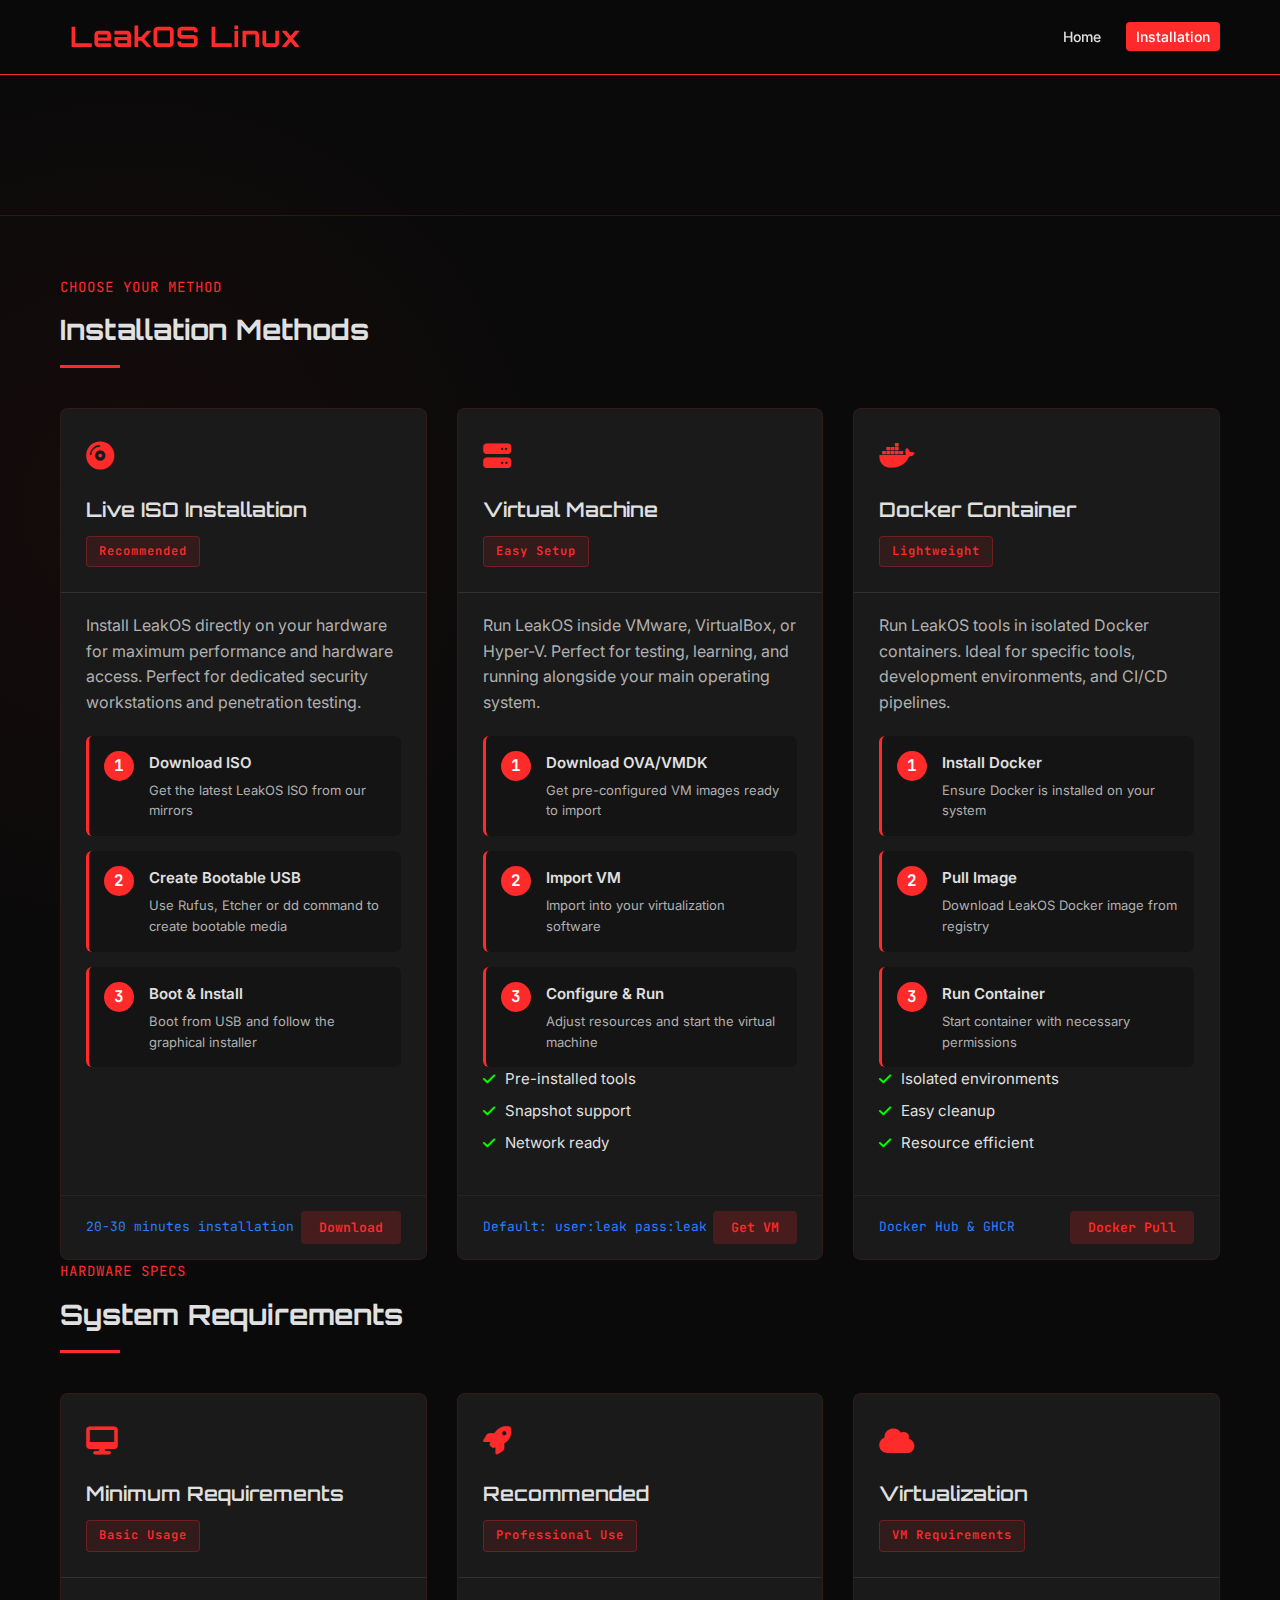
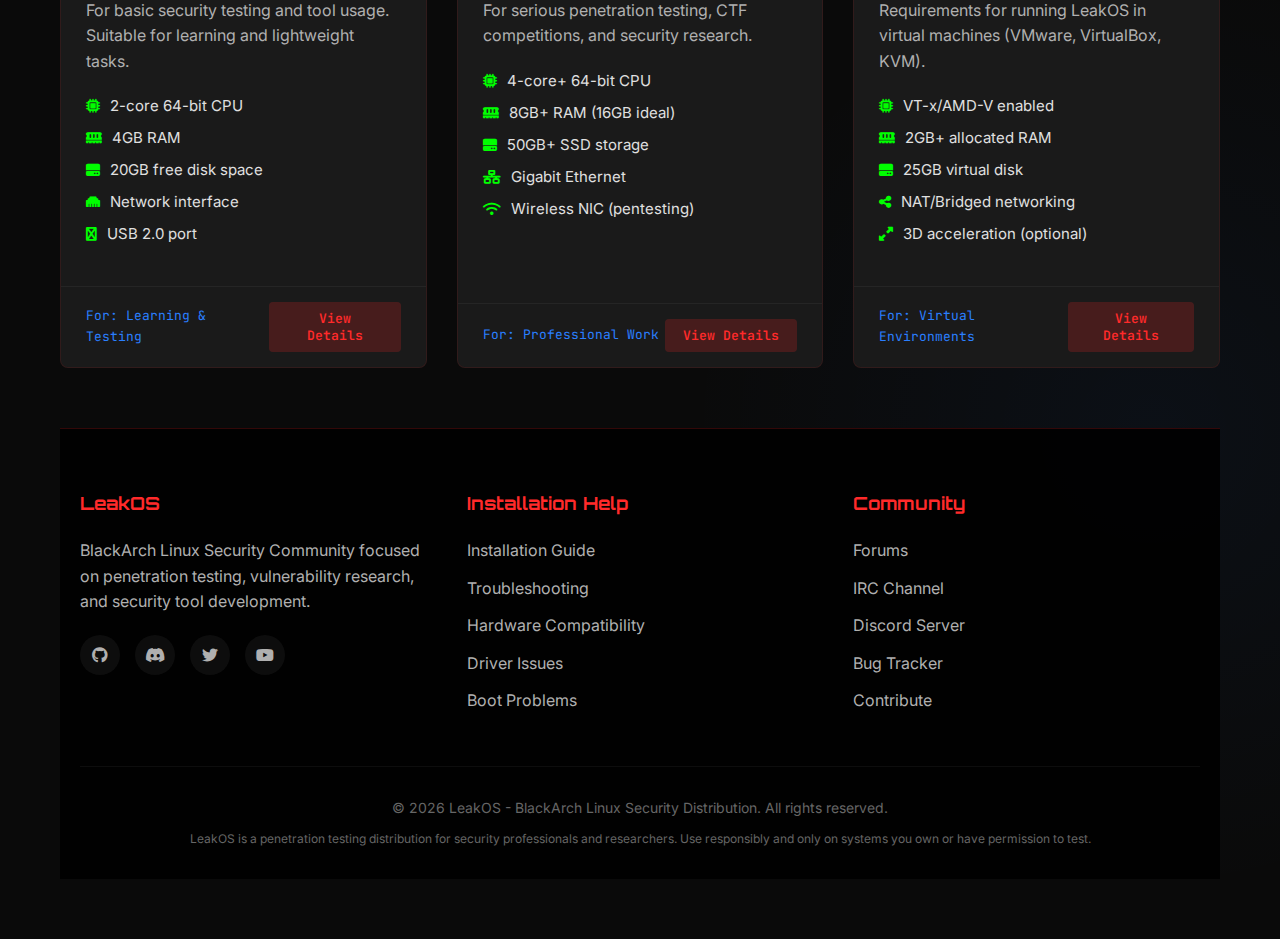
<file: install.html>
<!DOCTYPE html>
<html lang="id">
<head>
    <meta charset="UTF-8">
    <meta name="viewport" content="width=device-width, initial-scale=1.0">
    <title>LeakOS - Installation Guide</title>
    <link rel="stylesheet" href="https://cdnjs.cloudflare.com/ajax/libs/font-awesome/6.4.0/css/all.min.css">
    <link rel="stylesheet" href="https://fonts.googleapis.com/css2?family=JetBrains+Mono:wght@300;400;500;700&family=Inter:wght@300;400;500;600;700&display=swap">
    <link rel="preconnect" href="https://fonts.googleapis.com">
    <link rel="preconnect" href="https://fonts.gstatic.com" crossorigin>
    <link href="https://fonts.googleapis.com/css2?family=Jersey+10&family=Jersey+25+Charted&family=Orbitron:wght@400..900&display=swap" rel="stylesheet">
    <style>
        :root {
            --blackarch-red: #ff2a2a;
            --blackarch-dark: #0a0a0a;
            --blackarch-gray: #1a1a1a;
            --blackarch-light: #e0e0e0;
            --terminal-green: #00ff00;
            --hacker-purple: #8a2be2;
            --accent-blue: #2a7fff;
        }
        
        * {
            margin: 0;
            padding: 0;
            box-sizing: border-box;
        }
        
        body {
            font-family: 'Inter', -apple-system, BlinkMacSystemFont, 'Segoe UI', Roboto, Oxygen, Ubuntu, Cantarell, sans-serif;
            background-color: var(--blackarch-dark);
            color: var(--blackarch-light);
            line-height: 1.6;
            background-image: 
                radial-gradient(circle at 10% 20%, rgba(255, 42, 42, 0.05) 0%, transparent 20%),
                radial-gradient(circle at 90% 80%, rgba(42, 127, 255, 0.05) 0%, transparent 20%);
            min-height: 100vh;
            font-size: 16px;
        }
        
        .container {
            width: 100%;
            max-width: 1200px;
            margin: 0 auto;
            padding: 0 20px;
        }
        
        html {
            scroll-behavior: smooth;
        }
        
        /* Header & Navigation */
        header {
            background-color: rgba(10, 10, 10, 0.95);
            border-bottom: 1px solid var(--blackarch-red);
            padding: 12px 0;
            position: sticky;
            top: 0;
            z-index: 1000;
            backdrop-filter: blur(10px);
        }
        
        .nav-container {
            height: 50px;
            display: flex;
            justify-content: space-between;
            align-items: center;
        }
        
        .logo {
            display: flex;
            align-items: center;
            gap: 10px;
        }
        
        .logo-icon {
            color: var(--blackarch-red);
            font-size: clamp(22px, 3vw, 26px);
        }
        
        .logo-text {
            font-family: "Orbitron", sans-serif;
            font-size: clamp(28px, 3.5vw, 22px);
            font-weight: 700;
            letter-spacing: 1px;
            -webkit-background-clip: text;
            background-clip: text;
            color: var(--blackarch-red);
            font-weight: bold !important;
        }
        
        nav ul {
            display: flex;
            list-style: none;
            gap: clamp(10px, 2vw, 15px);
        }
        
        nav a {
            color: var(--blackarch-light);
            text-decoration: none;
            font-weight: 500;
            font-size: clamp(13px, 1.4vw, 14px);
            padding: clamp(5px, 0.8vw, 6px) clamp(8px, 1.2vw, 10px);
            border-radius: 4px;
            transition: all 0.3s;
            position: relative;
        }
        
        nav a:hover {
            color: var(--blackarch-red);
            background-color: rgba(255, 42, 42, 0.1);
        }
        
        nav a.active {
            color: white;
            background-color: var(--blackarch-red);
        }
        
        /* Hero Section */
        .hero {
            padding: clamp(40px, 10vw, 80px) 0 clamp(30px, 8vw, 60px);
            text-align: center;
            border-bottom: 1px solid rgba(255, 42, 42, 0.2);
        }
        
        .hero-subtitle {
            color: var(--terminal-green);
            font-family: 'JetBrains Mono', monospace, 'Courier New', Courier, monospace;
            font-size: clamp(14px, 2vw, 18px);
            letter-spacing: clamp(1px, 0.5vw, 2px);
            margin-bottom: clamp(10px, 2vw, 15px);
            text-transform: uppercase;
        }
        
        .hero-title {
            font-size: clamp(28px, 5vw, 48px);
            font-weight: 800;
            margin-bottom: clamp(15px, 3vw, 20px);
            background: linear-gradient(90deg, var(--blackarch-red), var(--accent-blue));
            -webkit-background-clip: text;
            background-clip: text;
            color: transparent;
            line-height: 1.2;
        }
        
        .hero-description {
            font-size: clamp(14px, 2vw, 18px);
            max-width: 800px;
            margin: 0 auto clamp(20px, 4vw, 30px);
            color: #b0b0b0;
        }
        
        .hero-date {
            display: inline-block;
            background-color: rgba(255, 42, 42, 0.2);
            color: var(--blackarch-red);
            padding: clamp(8px, 2vw, 10px) clamp(15px, 3vw, 25px);
            border-radius: 50px;
            font-family: 'JetBrains Mono', monospace, 'Courier New', Courier, monospace;
            font-weight: 600;
            font-size: clamp(14px, 2vw, 18px);
            margin-bottom: clamp(20px, 4vw, 30px);
            border: 1px solid rgba(255, 42, 42, 0.4);
        }
        
        .hero-actions {
            display: flex;
            justify-content: center;
            gap: clamp(15px, 2vw, 20px);
            margin-top: clamp(20px, 4vw, 30px);
            flex-wrap: wrap;
        }
        
        .cta-primary {
            background: var(--blackarch-red);
            color: white;
            padding: clamp(10px, 2vw, 14px) clamp(20px, 3vw, 32px);
            border-radius: 6px;
            text-decoration: none;
            font-weight: 600;
            font-size: clamp(14px, 1.8vw, 16px);
            display: inline-flex;
            align-items: center;
            gap: 10px;
            transition: all 0.3s;
        }
        
        .cta-primary:hover {
            transform: translateY(-3px);
            box-shadow: 0 10px 25px rgba(255, 42, 42, 0.4);
        }
        
        .cta-secondary {
            background-color: transparent;
            color: var(--blackarch-light);
            padding: clamp(10px, 2vw, 14px) clamp(20px, 3vw, 32px);
            border-radius: 6px;
            text-decoration: none;
            font-weight: 600;
            font-size: clamp(14px, 1.8vw, 16px);
            border: 1px solid #374151;
            display: inline-flex;
            align-items: center;
            gap: 10px;
            transition: all 0.3s;
        }
        
        .cta-secondary:hover {
            border-color: var(--accent-blue);
            color: var(--accent-blue);
            transform: translateY(-3px);
        }
        
        /* Main Content */
        .main-content {
            padding: clamp(30px, 8vw, 60px) 0;
        }
        
        .section-title {
            font-size: clamp(20px, 3vw, 28px);
            font-weight: 700;
            margin-bottom: clamp(25px, 5vw, 40px);
            position: relative;
            padding-bottom: clamp(10px, 2vw, 15px);
        }
        
        .section-title::after {
            content: '';
            position: absolute;
            bottom: 0;
            left: 0;
            width: clamp(40px, 6vw, 60px);
            height: 3px;
            background-color: var(--blackarch-red);
        }
        
        .section-subtitle {
            color: var(--blackarch-red);
            font-family: 'JetBrains Mono', monospace, 'Courier New', Courier, monospace;
            font-size: clamp(12px, 1.5vw, 14px);
            letter-spacing: clamp(0.5px, 0.3vw, 1px);
            text-transform: uppercase;
            margin-bottom: clamp(8px, 1.5vw, 10px);
        }
        
        /* Cards Grid */
        .cards-grid {
            display: grid;
            grid-template-columns: repeat(auto-fill, minmax(min(100%, 350px), 1fr));
            gap: clamp(20px, 3vw, 30px);
            margin-top: clamp(20px, 4vw, 30px);
        }
        
        .card {
            background-color: var(--blackarch-gray);
            border-radius: 8px;
            overflow: hidden;
            border: 1px solid rgba(255, 42, 42, 0.1);
            transition: all 0.3s;
            height: 100%;
            display: flex;
            flex-direction: column;
        }
        
        .card:hover {
            transform: translateY(-10px);
            border-color: var(--blackarch-red);
            box-shadow: 0 15px 30px rgba(255, 42, 42, 0.1);
        }
        
        .card-header {
            padding: clamp(15px, 3vw, 25px) clamp(15px, 3vw, 25px) clamp(10px, 2vw, 15px);
            border-bottom: 1px solid rgba(255, 255, 255, 0.1);
        }
        
        .card-icon {
            color: var(--blackarch-red);
            font-size: clamp(24px, 3vw, 28px);
            margin-bottom: clamp(10px, 2vw, 15px);
        }
        
        .card-title {
            font-size: clamp(16px, 2.2vw, 20px);
            font-weight: 600;
            margin-bottom: clamp(8px, 1.5vw, 10px);
        }
        
        .card-body {
            padding: clamp(15px, 2.5vw, 20px) clamp(15px, 3vw, 25px);
            flex-grow: 1;
        }
        
        .card-description {
            color: #b0b0b0;
            margin-bottom: clamp(15px, 2.5vw, 20px);
            font-size: clamp(14px, 1.6vw, 16px);
        }
        
        .card-features {
            list-style: none;
            margin-bottom: clamp(15px, 2.5vw, 20px);
        }
        
        .card-features li {
            margin-bottom: clamp(6px, 1vw, 8px);
            display: flex;
            align-items: center;
            gap: 10px;
            font-size: clamp(13px, 1.5vw, 15px);
        }
        
        .card-features i {
            color: var(--terminal-green);
            font-size: clamp(12px, 1.2vw, 14px);
        }
        
        .card-footer {
            padding: clamp(12px, 2vw, 15px) clamp(15px, 3vw, 25px);
            border-top: 1px solid rgba(255, 255, 255, 0.05);
            display: flex;
            justify-content: space-between;
            align-items: center;
            margin-top: auto;
        }
        
        .card-date {
            font-family: 'JetBrains Mono', monospace, 'Courier New', Courier, monospace;
            font-size: clamp(11px, 1.3vw, 13px);
            color: var(--accent-blue);
        }
        
        .card-btn {
            background-color: rgba(255, 42, 42, 0.2);
            color: var(--blackarch-red);
            border: none;
            padding: clamp(6px, 1.2vw, 8px) clamp(12px, 2vw, 18px);
            border-radius: 4px;
            cursor: pointer;
            font-family: 'JetBrains Mono', monospace, 'Courier New', Courier, monospace;
            font-size: clamp(11px, 1.3vw, 13px);
            font-weight: 600;
            transition: all 0.3s;
        }
        
        .card-btn:hover {
            background-color: rgba(255, 42, 42, 0.3);
        }
        
        /* Installation Steps */
        .install-steps {
            display: flex;
            flex-direction: column;
            gap: 15px;
            margin-top: 20px;
        }
        
        .step {
            display: flex;
            align-items: flex-start;
            gap: 15px;
            padding: 15px;
            background-color: rgba(0, 0, 0, 0.2);
            border-radius: 6px;
            border-left: 3px solid var(--blackarch-red);
        }
        
        .step-number {
            background-color: var(--blackarch-red);
            color: white;
            width: 30px;
            height: 30px;
            border-radius: 50%;
            display: flex;
            align-items: center;
            justify-content: center;
            font-family: 'JetBrains Mono', monospace;
            font-weight: bold;
            flex-shrink: 0;
        }
        
        .step-content {
            flex-grow: 1;
        }
        
        .step-title {
            font-weight: 600;
            margin-bottom: 5px;
            font-size: 15px;
        }
        
        .step-desc {
            color: #b0b0b0;
            font-size: 13px;
        }
        
        /* Download Cards */
        .download-card {
            text-align: center;
            padding: 30px;
            background: linear-gradient(135deg, rgba(255, 42, 42, 0.1), rgba(42, 127, 255, 0.1));
            border-radius: 8px;
            border: 1px solid rgba(255, 42, 42, 0.2);
            margin-top: 30px;
        }
        
        .download-icon {
            font-size: 48px;
            color: var(--blackarch-red);
            margin-bottom: 20px;
        }
        
        .download-size {
            display: inline-block;
            background-color: rgba(255, 42, 42, 0.2);
            color: var(--blackarch-red);
            padding: 5px 15px;
            border-radius: 20px;
            font-family: 'JetBrains Mono', monospace;
            font-size: 13px;
            margin: 15px 0;
        }
        
        .hash-box {
            background-color: rgba(0, 0, 0, 0.3);
            padding: 15px;
            border-radius: 6px;
            margin-top: 20px;
            font-family: 'JetBrains Mono', monospace;
            font-size: 12px;
            text-align: left;
            border: 1px solid rgba(255, 42, 42, 0.1);
        }
        
        .hash-title {
            color: var(--terminal-green);
            margin-bottom: 5px;
            font-size: 13px;
        }
        
        /* Stats Section */
        .stats-section {
            display: grid;
            grid-template-columns: repeat(auto-fit, minmax(min(150px, 100%), 1fr));
            gap: clamp(15px, 3vw, 25px);
            margin: clamp(30px, 8vw, 60px) 0;
        }
        
        .stat-card {
            width: 100%;
            background-color: rgba(255, 42, 42, 0.05);
            border-radius: 8px;
            padding: clamp(20px, 4vw, 30px);
            text-align: center;
            border: 1px solid rgba(255, 42, 42, 0.1);
            transition: all 0.3s;
            overflow: hidden;
            clip-path: polygon(0 0, 30% 0, 100% 19%, 100% 100%, 0 100%);
        }
        
        .stat-card:hover {
            transform: translateY(-5px);
            border-color: var(--blackarch-red);
        }
        
        .stat-number {
            font-size: clamp(18px, 5vw, 42px);
            font-weight: 800;
            color: var(--blackarch-red);
            margin-bottom: clamp(8px, 1.5vw, 10px);
            font-family: "Orbitron", sans-serif;
        }
        
        .stat-label {
            font-size: clamp(13px, 1.6vw, 15px);
            color: #b0b0b0;
        }
        
        /* Footer */
        footer {
            background-color: rgba(0, 0, 0, 0.9);
            border-top: 1px solid rgba(255, 42, 42, 0.2);
            padding: clamp(30px, 8vw, 60px) 0 clamp(20px, 4vw, 30px);
            margin-top: clamp(30px, 8vw, 60px);
        }
        
        .footer-content {
            display: grid;
            grid-template-columns: repeat(auto-fit, minmax(250px, 1fr));
            gap: clamp(20px, 4vw, 40px);
            margin-bottom: clamp(25px, 5vw, 40px);
        }
        
        .footer-section h3 {
            font-size: clamp(16px, 2.2vw, 18px);
            margin-bottom: clamp(15px, 3vw, 20px);
            color: var(--blackarch-red);
        }
        
        .footer-links {
            list-style: none;
        }
        
        .footer-links li {
            margin-bottom: clamp(8px, 1.5vw, 12px);
            font-size: clamp(14px, 1.6vw, 16px);
        }
        
        .footer-links a {
            color: #b0b0b0;
            text-decoration: none;
            transition: color 0.3s;
        }
        
        .footer-links a:hover {
            color: var(--blackarch-red);
        }
        
        .footer-social {
            display: flex;
            gap: 15px;
            margin-top: 20px;
        }
        
        .social-icon {
            width: clamp(32px, 4vw, 40px);
            height: clamp(32px, 4vw, 40px);
            border-radius: 50%;
            background-color: rgba(255, 255, 255, 0.05);
            display: flex;
            align-items: center;
            justify-content: center;
            color: #b0b0b0;
            text-decoration: none;
            transition: all 0.3s;
        }
        
        .social-icon:hover {
            background-color: var(--blackarch-red);
            color: white;
            transform: translateY(-3px);
        }
        
        .footer-bottom {
            border-top: 1px solid rgba(255, 255, 255, 0.05);
            padding-top: clamp(20px, 4vw, 30px);
            text-align: center;
            color: #666;
            font-size: clamp(12px, 1.5vw, 14px);
        }
        
        /* Badge */
        .badge {
            display: inline-block;
            background-color: rgba(255, 42, 42, 0.1);
            color: var(--blackarch-red);
            padding: clamp(4px, 0.8vw, 5px) clamp(8px, 1.5vw, 12px);
            border-radius: 4px;
            font-family: 'JetBrains Mono', monospace, 'Courier New', Courier, monospace;
            font-size: clamp(10px, 1.2vw, 12px);
            font-weight: 600;
            letter-spacing: 1px;
            border: 1px solid rgba(255, 42, 42, 0.3);
            margin-bottom: 10px;
        }
        
        /* Responsive */
        @media (max-width: 768px) {
            .nav-container {
                flex-direction: column;
                height: auto;
                gap: 15px;
                padding: 10px 0;
            }
            
            nav ul {
                flex-wrap: wrap;
                justify-content: center;
                gap: 8px;
            }
            
            .cards-grid {
                grid-template-columns: 1fr;
            }
            
            .hero-actions {
                flex-direction: column;
                align-items: center;
            }
            
            .cta-primary, .cta-secondary {
                width: 100%;
                justify-content: center;
            }
            
            .footer-content {
                grid-template-columns: 1fr;
            }
        }
        
        @media (max-width: 480px) {
            .hero-title {
                font-size: 26px;
            }
            
            .hero-description {
                font-size: 14px;
            }
            
            .section-title {
                font-size: 20px;
            }
            
            .stat-number {
                font-size: 32px;
            }
        }
        
        /* Typography */
        h1, h2, h3, h4, h5, h6 {
            font-family: "Orbitron", sans-serif;
        }
        
        code, pre, .card-date, .badge, .hero-date, .hero-subtitle, .section-subtitle {
            font-family: 'JetBrains Mono', 'Courier New', Courier, monospace;
        }
    </style>
</head>
<body>
    <!-- Header -->
    <header>
        <div class="container">
            <div class="nav-container">
                <div class="logo">
                    <div class="logo-icon">
                        
                    </div>
                    <div class="logo-text">LeakOS Linux</div>
                </div>
                
                <nav>
                    <ul>
                        <li><a href="index.html">Home</a></li>
                        <li><a href="installation.html" class="active">Installation</a></li>
                        
                        
                    </ul>
                </nav>
            </div>
        </div>
    </header>

    <!-- Hero Section -->
    <section class="hero">
        <div class="container">
            </div>
    </section>

    <!-- Main Content -->
    <div class="container">
        <div class="main-content">
            <!-- Installation Methods Section -->
            <section>
                <div class="section-subtitle">CHOOSE YOUR METHOD</div>
                <h2 class="section-title">Installation Methods</h2>
                
                <div class="cards-grid">
                    <!-- Live ISO Installation -->
                    <div class="card">
                        <div class="card-header">
                            <div class="card-icon">
                                <i class="fas fa-compact-disc"></i>
                            </div>
                            <h3 class="card-title">Live ISO Installation</h3>
                            <span class="badge">Recommended</span>
                        </div>
                        <div class="card-body">
                            <p class="card-description">
                                Install LeakOS directly on your hardware for maximum performance and hardware access.
                                Perfect for dedicated security workstations and penetration testing.
                            </p>
                            
                            <div class="install-steps">
                                <div class="step">
                                    <div class="step-number">1</div>
                                    <div class="step-content">
                                        <div class="step-title">Download ISO</div>
                                        <div class="step-desc">Get the latest LeakOS ISO from our mirrors</div>
                                    </div>
                                </div>
                                
                                <div class="step">
                                    <div class="step-number">2</div>
                                    <div class="step-content">
                                        <div class="step-title">Create Bootable USB</div>
                                        <div class="step-desc">Use Rufus, Etcher or dd command to create bootable media</div>
                                    </div>
                                </div>
                                
                                <div class="step">
                                    <div class="step-number">3</div>
                                    <div class="step-content">
                                        <div class="step-title">Boot & Install</div>
                                        <div class="step-desc">Boot from USB and follow the graphical installer</div>
                                    </div>
                                </div>
                            </div>
                        </div>
                        <div class="card-footer">
                            <span class="card-date">20-30 minutes installation</span>
                            <button class="card-btn" onclick="location.href='#download'">Download</button>
                        </div>
                    </div>
                    
                    <!-- Virtual Machine -->
                    <div class="card">
                        <div class="card-header">
                            <div class="card-icon">
                                <i class="fas fa-server"></i>
                            </div>
                            <h3 class="card-title">Virtual Machine</h3>
                            <span class="badge">Easy Setup</span>
                        </div>
                        <div class="card-body">
                            <p class="card-description">
                                Run LeakOS inside VMware, VirtualBox, or Hyper-V. Perfect for testing, learning,
                                and running alongside your main operating system.
                            </p>
                            
                            <div class="install-steps">
                                <div class="step">
                                    <div class="step-number">1</div>
                                    <div class="step-content">
                                        <div class="step-title">Download OVA/VMDK</div>
                                        <div class="step-desc">Get pre-configured VM images ready to import</div>
                                    </div>
                                </div>
                                
                                <div class="step">
                                    <div class="step-number">2</div>
                                    <div class="step-content">
                                        <div class="step-title">Import VM</div>
                                        <div class="step-desc">Import into your virtualization software</div>
                                    </div>
                                </div>
                                
                                <div class="step">
                                    <div class="step-number">3</div>
                                    <div class="step-content">
                                        <div class="step-title">Configure & Run</div>
                                        <div class="step-desc">Adjust resources and start the virtual machine</div>
                                    </div>
                                </div>
                            </div>
                            
                            <ul class="card-features">
                                <li><i class="fas fa-check"></i> Pre-installed tools</li>
                                <li><i class="fas fa-check"></i> Snapshot support</li>
                                <li><i class="fas fa-check"></i> Network ready</li>
                            </ul>
                        </div>
                        <div class="card-footer">
                            <span class="card-date">Default: user:leak pass:leak</span>
                            <button class="card-btn" onclick="location.href='#download'">Get VM</button>
                        </div>
                    </div>
                    
                    <!-- Docker Container -->
                    <div class="card">
                        <div class="card-header">
                            <div class="card-icon">
                                <i class="fab fa-docker"></i>
                            </div>
                            <h3 class="card-title">Docker Container</h3>
                            <span class="badge">Lightweight</span>
                        </div>
                        <div class="card-body">
                            <p class="card-description">
                                Run LeakOS tools in isolated Docker containers. Ideal for specific tools,
                                development environments, and CI/CD pipelines.
                            </p>
                            
                            <div class="install-steps">
                                <div class="step">
                                    <div class="step-number">1</div>
                                    <div class="step-content">
                                        <div class="step-title">Install Docker</div>
                                        <div class="step-desc">Ensure Docker is installed on your system</div>
                                    </div>
                                </div>
                                
                                <div class="step">
                                    <div class="step-number">2</div>
                                    <div class="step-content">
                                        <div class="step-title">Pull Image</div>
                                        <div class="step-desc">Download LeakOS Docker image from registry</div>
                                    </div>
                                </div>
                                
                                <div class="step">
                                    <div class="step-number">3</div>
                                    <div class="step-content">
                                        <div class="step-title">Run Container</div>
                                        <div class="step-desc">Start container with necessary permissions</div>
                                    </div>
                                </div>
                            </div>
                            
                            <ul class="card-features">
                                <li><i class="fas fa-check"></i> Isolated environments</li>
                                <li><i class="fas fa-check"></i> Easy cleanup</li>
                                <li><i class="fas fa-check"></i> Resource efficient</li>
                            </ul>
                        </div>
                        <div class="card-footer">
                            <span class="card-date">Docker Hub & GHCR</span>
                            <button class="card-btn">Docker Pull</button>
                        </div>
                    </div>
                </div>
            </section>
            
            <!-- System Requirements -->
            <section id="requirements">
                <div class="section-subtitle">HARDWARE SPECS</div>
                <h2 class="section-title">System Requirements</h2>
                
                <div class="cards-grid">
                    <!-- Minimum Requirements -->
                    <div class="card">
                        <div class="card-header">
                            <div class="card-icon">
                                <i class="fas fa-desktop"></i>
                            </div>
                            <h3 class="card-title">Minimum Requirements</h3>
                            <span class="badge">Basic Usage</span>
                        </div>
                        <div class="card-body">
                            <p class="card-description">
                                For basic security testing and tool usage. Suitable for learning and lightweight tasks.
                            </p>
                            <ul class="card-features">
                                <li><i class="fas fa-microchip"></i> 2-core 64-bit CPU</li>
                                <li><i class="fas fa-memory"></i> 4GB RAM</li>
                                <li><i class="fas fa-hdd"></i> 20GB free disk space</li>
                                <li><i class="fas fa-ethernet"></i> Network interface</li>
                                <li><i class="fas fa-usb"></i> USB 2.0 port</li>
                            </ul>
                        </div>
                        <div class="card-footer">
                            <span class="card-date">For: Learning & Testing</span>
                            <button class="card-btn">View Details</button>
                        </div>
                    </div>
                    
                    <!-- Recommended -->
                    <div class="card">
                        <div class="card-header">
                            <div class="card-icon">
                                <i class="fas fa-rocket"></i>
                            </div>
                            <h3 class="card-title">Recommended</h3>
                            <span class="badge">Professional Use</span>
                        </div>
                        <div class="card-body">
                            <p class="card-description">
                                For serious penetration testing, CTF competitions, and security research.
                            </p>
                            <ul class="card-features">
                                <li><i class="fas fa-microchip"></i> 4-core+ 64-bit CPU</li>
                                <li><i class="fas fa-memory"></i> 8GB+ RAM (16GB ideal)</li>
                                <li><i class="fas fa-hdd"></i> 50GB+ SSD storage</li>
                                <li><i class="fas fa-network-wired"></i> Gigabit Ethernet</li>
                                <li><i class="fas fa-wifi"></i> Wireless NIC (pentesting)</li>
                            </ul>
                        </div>
                        <div class="card-footer">
                            <span class="card-date">For: Professional Work</span>
                            <button class="card-btn">View Details</button>
                        </div>
                    </div>
                    
                    <!-- Virtualization -->
                    <div class="card">
                        <div class="card-header">
                            <div class="card-icon">
                                <i class="fas fa-cloud"></i>
                            </div>
                            <h3 class="card-title">Virtualization</h3>
                            <span class="badge">VM Requirements</span>
                        </div>
                        <div class="card-body">
                            <p class="card-description">
                                Requirements for running LeakOS in virtual machines (VMware, VirtualBox, KVM).
                            </p>
                            <ul class="card-features">
                                <li><i class="fas fa-microchip"></i> VT-x/AMD-V enabled</li>
                                <li><i class="fas fa-memory"></i> 2GB+ allocated RAM</li>
                                <li><i class="fas fa-hdd"></i> 25GB virtual disk</li>
                                <li><i class="fas fa-share-alt"></i> NAT/Bridged networking</li>
                                <li><i class="fas fa-expand-alt"></i> 3D acceleration (optional)</li>
                            </ul>
                        </div>
                        <div class="card-footer">
                            <span class="card-date">For: Virtual Environments</span>
                            <button class="card-btn">View Details</button>
                        </div>
                    </div>
                </div>
            </section>
            
           

    <!-- Footer -->
    <footer>
        <div class="container">
            <div class="footer-content">
                <div class="footer-section">
                    <h3>LeakOS</h3>
                    <p style="color: #b0b0b0; margin-bottom: 20px; font-size: clamp(14px, 1.6vw, 16px);">
                        BlackArch Linux Security Community focused on penetration testing, 
                        vulnerability research, and security tool development.
                    </p>
                    <div class="footer-social">
                        <a href="#" class="social-icon"><i class="fab fa-github"></i></a>
                        <a href="#" class="social-icon"><i class="fab fa-discord"></i></a>
                        <a href="#" class="social-icon"><i class="fab fa-twitter"></i></a>
                        <a href="#" class="social-icon"><i class="fab fa-youtube"></i></a>
                    </div>
                </div>
                
                <div class="footer-section">
                    <h3>Installation Help</h3>
                    <ul class="footer-links">
                        <li><a href="#">Installation Guide</a></li>
                        <li><a href="#">Troubleshooting</a></li>
                        <li><a href="#">Hardware Compatibility</a></li>
                        <li><a href="#">Driver Issues</a></li>
                        <li><a href="#">Boot Problems</a></li>
                    </ul>
                </div>
                
                <div class="footer-section">
                    <h3>Community</h3>
                    <ul class="footer-links">
                        <li><a href="#">Forums</a></li>
                        <li><a href="#">IRC Channel</a></li>
                        <li><a href="#">Discord Server</a></li>
                        <li><a href="#">Bug Tracker</a></li>
                        <li><a href="#">Contribute</a></li>
                    </ul>
                </div>
            </div>
            
            <div class="footer-bottom">
                <p>&copy; 2026 LeakOS - BlackArch Linux Security Distribution. All rights reserved.</p>
                <p style="margin-top: 10px; font-size: clamp(11px, 1.3vw, 12px);">
                    LeakOS is a penetration testing distribution for security professionals and researchers.
                    Use responsibly and only on systems you own or have permission to test.
                </p>
            </div>
        </div>
    </footer>

    <script>
        // Card hover effects
        document.addEventListener('DOMContentLoaded', function() {
            const cards = document.querySelectorAll('.card');
            cards.forEach(card => {
                card.addEventListener('mouseenter', function() {
                    const icon = this.querySelector('.card-icon i');
                    if (icon) {
                        icon.style.transform = 'scale(1.2) rotate(5deg)';
                        icon.style.transition = 'transform 0.3s';
                    }
                });
                
                card.addEventListener('mouseleave', function() {
                    const icon = this.querySelector('.card-icon i');
                    if (icon) {
                        icon.style.transform = 'scale(1) rotate(0deg)';
                    }
                });
            });
            
            // Stats counter animation
            const statNumbers = document.querySelectorAll('.stat-number');
            const observerOptions = {
                threshold: 0.5
            };
            
            const observer = new IntersectionObserver((entries) => {
                entries.forEach(entry => {
                    if (entry.isIntersecting) {
                        const statNumber = entry.target;
                        const originalText = statNumber.textContent;
                        const target = parseInt(originalText.replace(/[^0-9]/g, ''));
                        
                        if (originalText.includes('K')) {
                            // Handle numbers with K suffix (e.g., 50K+)
                            const actualTarget = target * 1000;
                            animateCounter(statNumber, actualTarget, originalText);
                        } else if (originalText.includes('%')) {
                            // Handle percentages
                            animatePercentage(statNumber, target, originalText);
                        } else if (originalText.includes('/')) {
                            // Handle time values like 24/7
                            statNumber.textContent = originalText;
                        } else {
                            // Regular numbers
                            animateCounter(statNumber, target, originalText);
                        }
                        
                        observer.unobserve(statNumber);
                    }
                });
            }, observerOptions);
            
            function animateCounter(element, target, originalText) {
                let current = 0;
                const increment = target / 50;
                const timer = setInterval(() => {
                    current += increment;
                    if (current >= target) {
                        current = target;
                        clearInterval(timer);
                        if (originalText.includes('+')) {
                            element.textContent = Math.floor(current).toLocaleString() + '+';
                        } else {
                            element.textContent = Math.floor(current).toLocaleString();
                        }
                    } else {
                        if (originalText.includes('+')) {
                            element.textContent = Math.floor(current).toLocaleString() + '+';
                        } else {
                            element.textContent = Math.floor(current).toLocaleString();
                        }
                    }
                }, 30);
            }
            
            function animatePercentage(element, target, originalText) {
                let current = 0;
                const timer = setInterval(() => {
                    current += 1;
                    if (current >= target) {
                        current = target;
                        clearInterval(timer);
                        element.textContent = current.toFixed(1) + '%';
                    } else {
                        element.textContent = current.toFixed(1) + '%';
                    }
                }, 20);
            }
            
            statNumbers.forEach(statNumber => {
                observer.observe(statNumber);
            });
            
            // Smooth scroll for anchor links
            document.querySelectorAll('a[href^="#"]').forEach(anchor => {
                anchor.addEventListener('click', function (e) {
                    e.preventDefault();
                    const targetId = this.getAttribute('href');
                    if (targetId === '#') return;
                    
                    const targetElement = document.querySelector(targetId);
                    if (targetElement) {
                        window.scrollTo({
                            top: targetElement.offsetTop - 100,
                            behavior: 'smooth'
                        });
                    }
                });
            });
        });
        
        // Download simulation
        function downloadFile(type) {
            let message = '';
            let icon = 'fas fa-download';
            
            switch(type) {
                case 'iso':
                    message = 'Starting LeakOS ISO download (4.2 GB)...';
                    break;
                case 'vm':
                    message = 'Starting VM Image download (6.1 GB)...';
                    break;
                case 'netinstall':
                    message = 'Starting Netinstall download (800 MB)...';
                    icon = 'fas fa-network-wired';
                    break;
            }
            
            // Create download notification
            const notification = document.createElement('div');
            notification.style.cssText = `
                position: fixed;
                top: 20px;
                right: 20px;
                background: var(--blackarch-red);
                color: white;
                padding: 15px 20px;
                border-radius: 6px;
                z-index: 9999;
                display: flex;
                align-items: center;
                gap: 10px;
                box-shadow: 0 5px 15px rgba(255, 42, 42, 0.3);
                animation: slideIn 0.3s ease;
            `;
            
            notification.innerHTML = `
                <i class="${icon}"></i>
                <div>
                    <strong>${message}</strong><br>
                    <small>Check your browser downloads</small>
                </div>
            `;
            
            document.body.appendChild(notification);
            
            // Remove notification after 3 seconds
            setTimeout(() => {
                notification.style.animation = 'slideOut 0.3s ease';
                setTimeout(() => {
                    document.body.removeChild(notification);
                }, 300);
            }, 3000);
            
            // Add CSS animations
            if (!document.querySelector('#notification-styles')) {
                const style = document.createElement('style');
                style.id = 'notification-styles';
                style.textContent = `
                    @keyframes slideIn {
                        from { transform: translateX(100%); opacity: 0; }
                        to { transform: translateX(0); opacity: 1; }
                    }
                    @keyframes slideOut {
                        from { transform: translateX(0); opacity: 1; }
                        to { transform: translateX(100%); opacity: 0; }
                    }
                `;
                document.head.appendChild(style);
            }
        }
    </script>
</body>
</html>
</file>
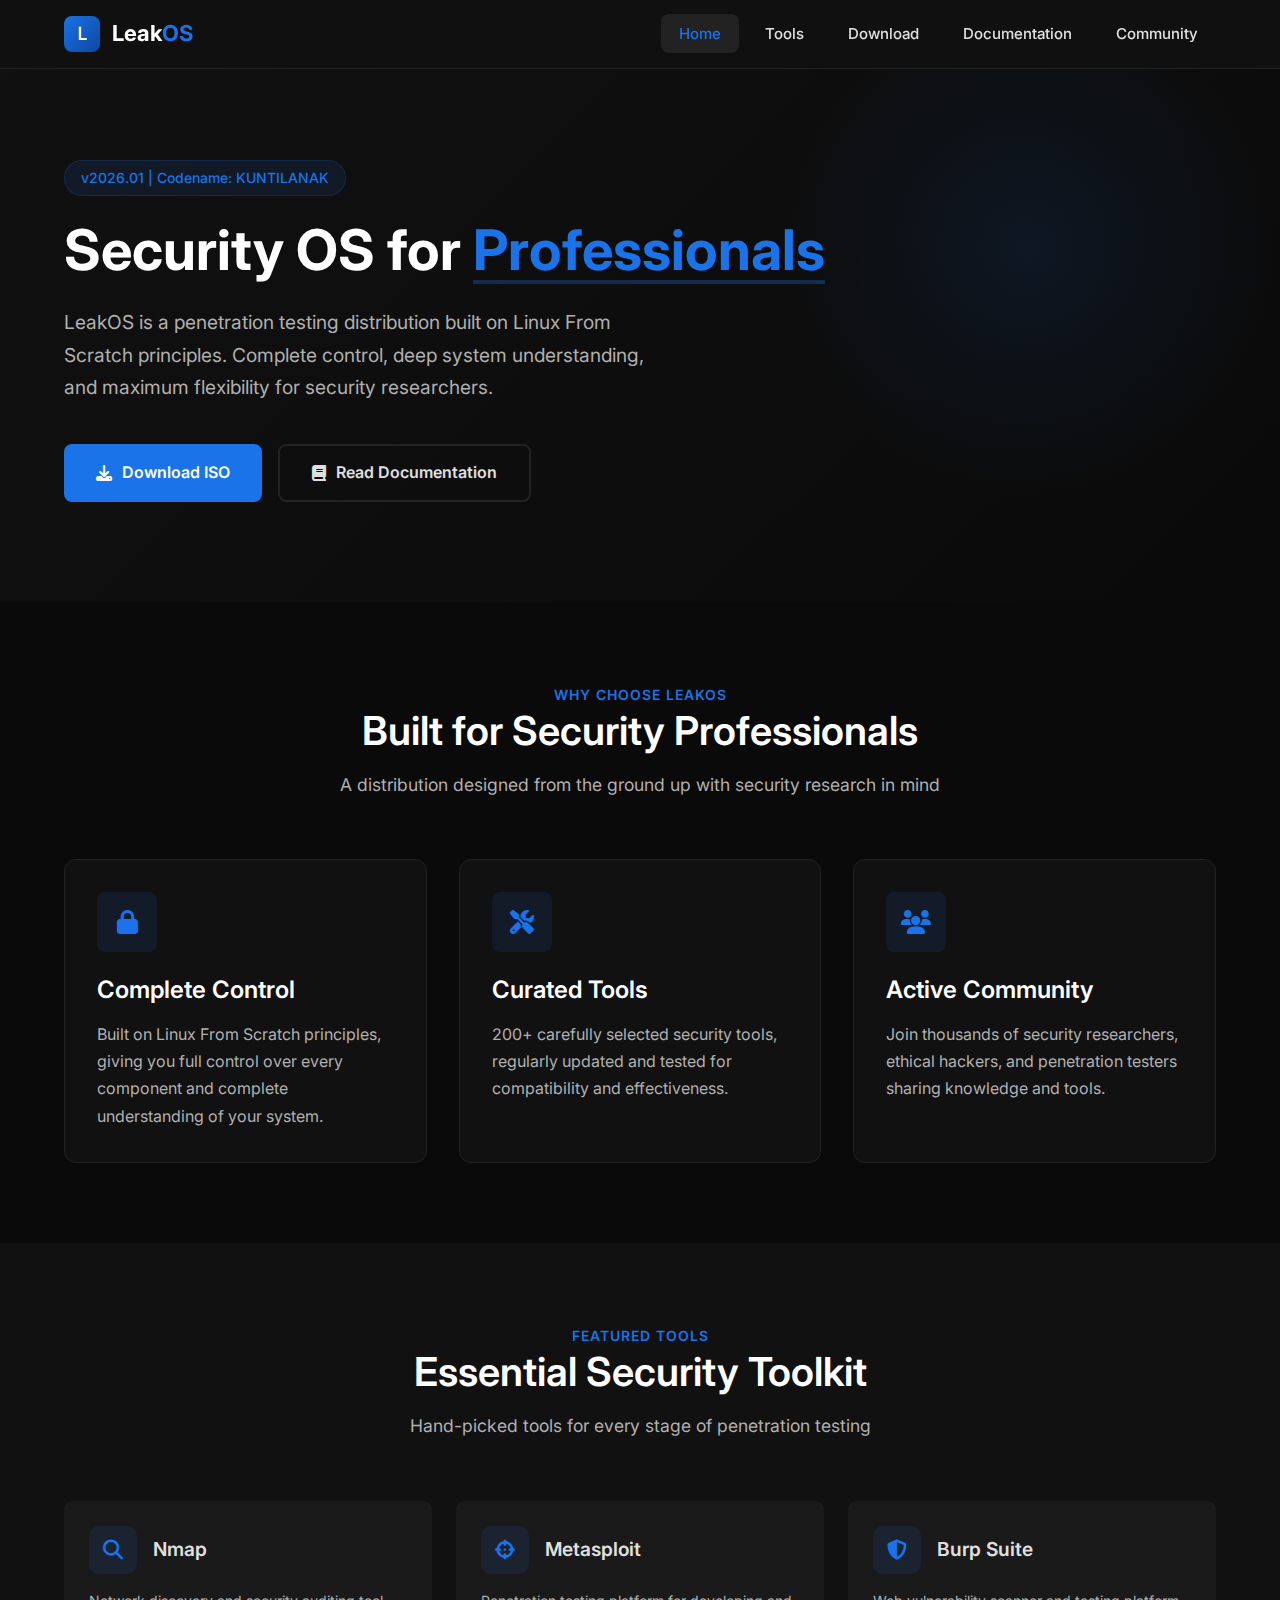
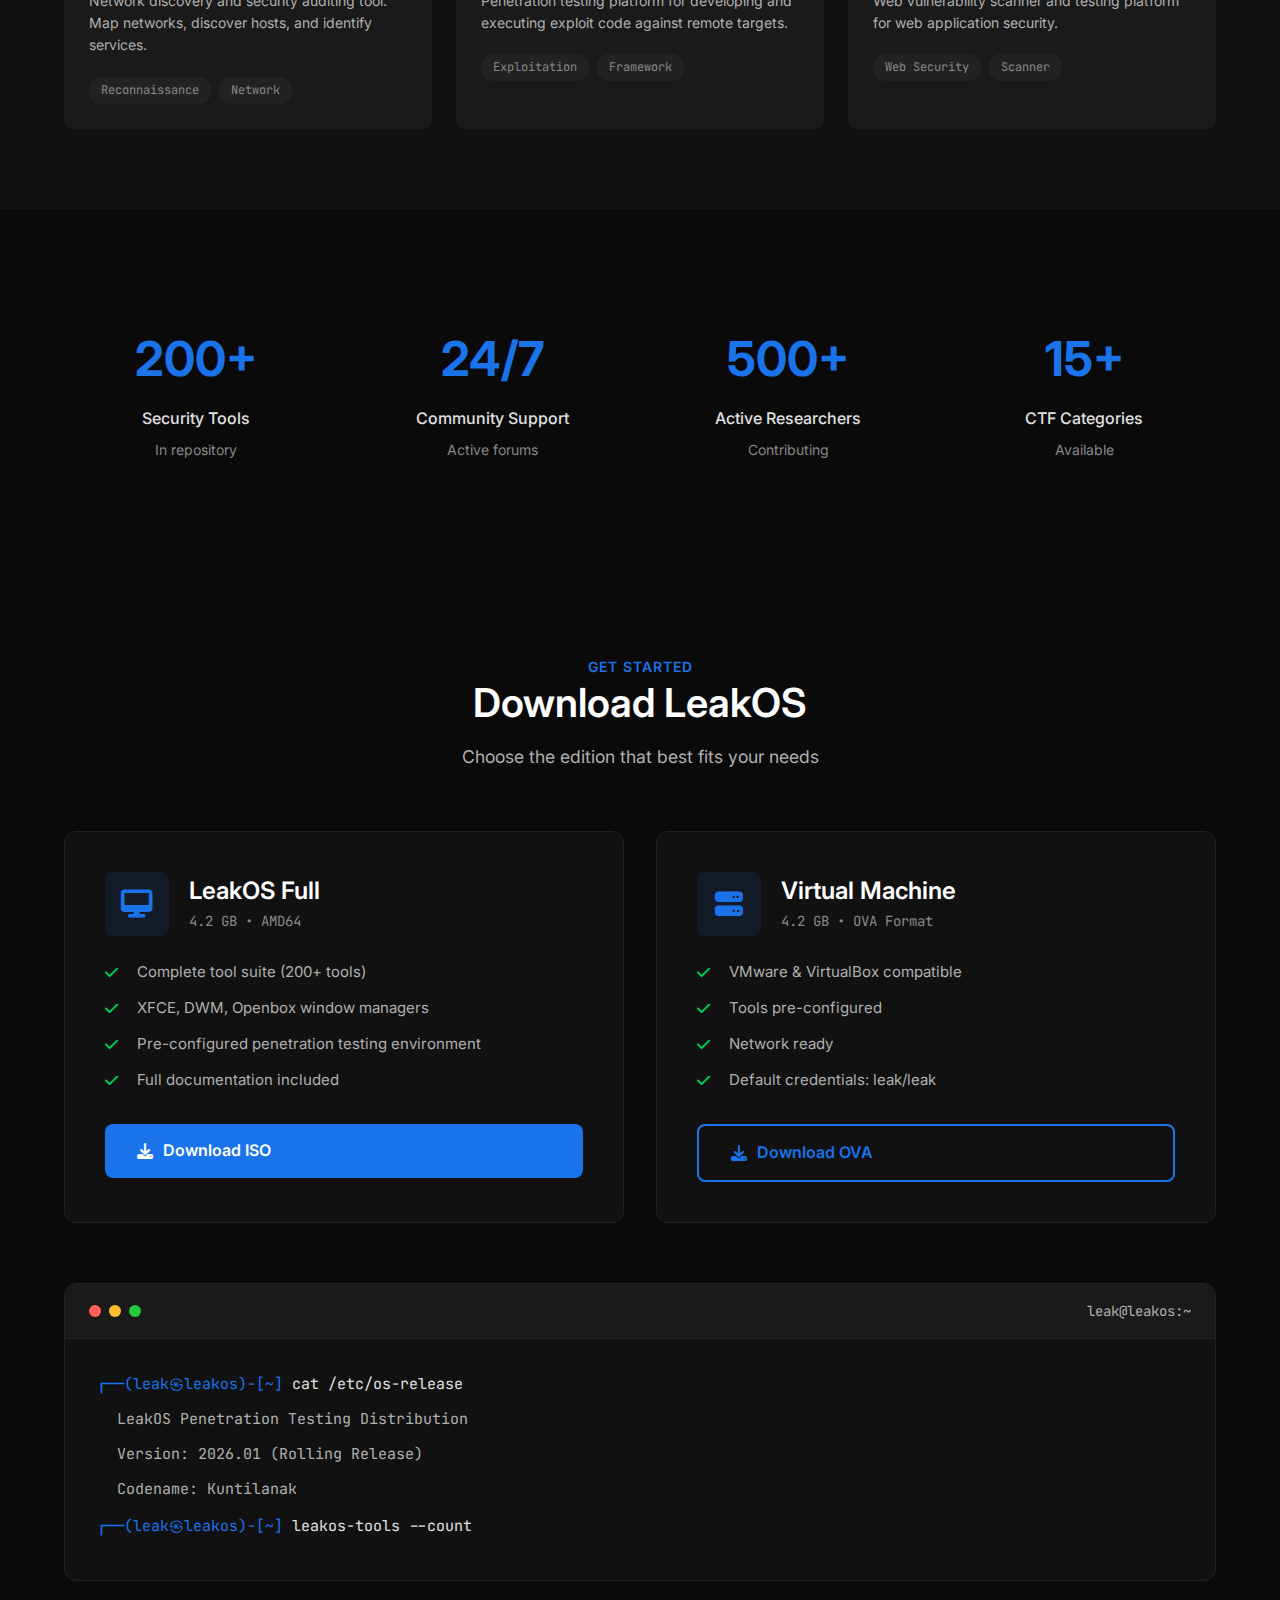
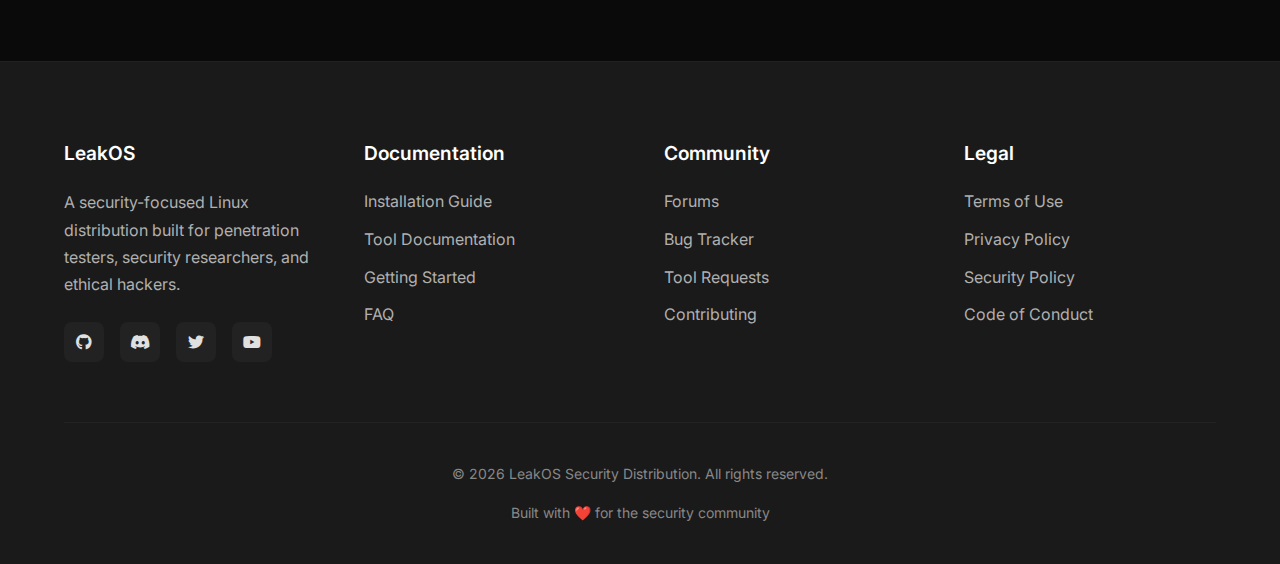
<file: tools.html>
<!DOCTYPE html>
<html lang="id">
<head>
    <meta charset="UTF-8">
    <meta name="viewport" content="width=device-width, initial-scale=1.0">
    <meta name="theme-color" content="#111111">
    
    <title>LeakOS | Security Linux Distribution</title>
    
    <!-- Fonts & Icons -->
    <link rel="stylesheet" href="https://cdnjs.cloudflare.com/ajax/libs/font-awesome/6.4.0/css/all.min.css">
    <link rel="preconnect" href="https://fonts.googleapis.com">
    <link rel="preconnect" href="https://fonts.gstatic.com" crossorigin>
    <link href="https://fonts.googleapis.com/css2?family=Inter:wght@300;400;500;600;700&family=JetBrains+Mono:wght@300;400;500;600&family=Fira+Code:wght@300;400;500;600&display=swap" rel="stylesheet">
    
    <style>
        /* RESET & BASE */
        * {
            margin: 0;
            padding: 0;
            box-sizing: border-box;
        }

        :root {
            --primary: #1a73e8;
            --primary-dark: #0d47a1;
            --primary-light: #64b5f6;
            --secondary: #00c853;
            --accent: #ff4081;
            --dark-1: #0a0a0a;
            --dark-2: #111111;
            --dark-3: #1a1a1a;
            --dark-4: #222222;
            --light-1: #ffffff;
            --light-2: #e0e0e0;
            --light-3: #b0b0b0;
            --light-4: #888888;
            --success: #00c853;
            --warning: #ff9800;
            --danger: #f44336;
            --info: #2196f3;
            --border-radius: 8px;
            --border-radius-lg: 12px;
            --border-radius-xl: 16px;
            --shadow-sm: 0 2px 8px rgba(0, 0, 0, 0.1);
            --shadow-md: 0 4px 16px rgba(0, 0, 0, 0.15);
            --shadow-lg: 0 8px 24px rgba(0, 0, 0, 0.2);
            --transition: all 0.3s cubic-bezier(0.4, 0, 0.2, 1);
        }

        body {
            background-color: var(--dark-1);
            color: var(--light-2);
            font-family: 'Inter', sans-serif;
            font-weight: 400;
            line-height: 1.6;
            overflow-x: hidden;
            -webkit-font-smoothing: antialiased;
            -moz-osx-font-smoothing: grayscale;
        }

        h1, h2, h3, h4, h5, h6 {
            font-family: 'Inter', sans-serif;
            font-weight: 600;
            line-height: 1.2;
            color: var(--light-1);
        }

        code, pre, .mono {
            font-family: 'JetBrains Mono', monospace;
        }

        .container {
            max-width: 1200px;
            margin: 0 auto;
            padding: 0 24px;
        }

        section {
            padding: 80px 0;
        }

        /* HEADER - Minimalis Dark */
        header {
            background-color: rgba(17, 17, 17, 0.95);
            backdrop-filter: blur(10px);
            border-bottom: 1px solid var(--dark-4);
            position: fixed;
            top: 0;
            width: 100%;
            z-index: 1000;
            padding: 16px 0;
        }

        .nav-container {
            display: flex;
            justify-content: space-between;
            align-items: center;
        }

        .logo {
            display: flex;
            align-items: center;
            gap: 12px;
            text-decoration: none;
        }

        .logo-icon {
            width: 36px;
            height: 36px;
            background: linear-gradient(135deg, var(--primary), var(--primary-dark));
            border-radius: 8px;
            display: flex;
            align-items: center;
            justify-content: center;
            color: var(--light-1);
            font-family: 'JetBrains Mono', monospace;
            font-weight: 700;
            font-size: 18px;
        }

        .logo-text {
            font-family: 'Inter', sans-serif;
            font-weight: 700;
            font-size: 22px;
            color: var(--light-1);
        }

        .logo-text span {
            color: var(--primary);
        }

        nav ul {
            display: flex;
            gap: 8px;
            list-style: none;
        }

        nav a {
            color: var(--light-2);
            text-decoration: none;
            font-weight: 500;
            font-size: 15px;
            padding: 10px 18px;
            border-radius: var(--border-radius);
            transition: var(--transition);
        }

        nav a:hover {
            background-color: var(--dark-3);
            color: var(--primary);
        }

        nav a.active {
            background-color: var(--dark-4);
            color: var(--primary);
        }

        /* HERO SECTION */
        .hero {
            padding: 160px 0 100px;
            background: linear-gradient(135deg, var(--dark-2) 0%, var(--dark-1) 100%);
            position: relative;
            overflow: hidden;
        }

        .hero::before {
            content: '';
            position: absolute;
            top: 0;
            right: 0;
            width: 500px;
            height: 500px;
            background: radial-gradient(circle, rgba(26, 115, 232, 0.1) 0%, transparent 70%);
            z-index: 0;
        }

        .hero-content {
            position: relative;
            z-index: 1;
            max-width: 800px;
        }

        .hero-subtitle {
            display: inline-block;
            background-color: rgba(26, 115, 232, 0.1);
            color: var(--primary);
            padding: 6px 16px;
            border-radius: 20px;
            font-size: 14px;
            font-weight: 500;
            margin-bottom: 24px;
            border: 1px solid rgba(26, 115, 232, 0.2);
        }

        .hero-title {
            font-size: 3.5rem;
            font-weight: 700;
            margin-bottom: 24px;
            line-height: 1.1;
        }

        .hero-title span {
            color: var(--primary);
            position: relative;
        }

        .hero-title span::after {
            content: '';
            position: absolute;
            bottom: 0;
            left: 0;
            width: 100%;
            height: 4px;
            background-color: var(--primary);
            opacity: 0.3;
        }

        .hero-description {
            font-size: 1.2rem;
            color: var(--light-3);
            margin-bottom: 40px;
            max-width: 600px;
            line-height: 1.7;
        }

        .hero-actions {
            display: flex;
            gap: 16px;
            flex-wrap: wrap;
        }

        .btn {
            padding: 14px 32px;
            font-family: 'Inter', sans-serif;
            font-weight: 600;
            font-size: 16px;
            border: none;
            border-radius: var(--border-radius);
            cursor: pointer;
            transition: var(--transition);
            display: inline-flex;
            align-items: center;
            gap: 10px;
            text-decoration: none;
        }

        .btn-primary {
            background-color: var(--primary);
            color: var(--light-1);
        }

        .btn-primary:hover {
            background-color: var(--primary-dark);
            transform: translateY(-2px);
            box-shadow: var(--shadow-lg);
        }

        .btn-secondary {
            background-color: transparent;
            color: var(--light-2);
            border: 2px solid var(--dark-4);
        }

        .btn-secondary:hover {
            background-color: var(--dark-3);
            border-color: var(--primary);
            color: var(--primary);
        }

        .btn-outline {
            background-color: transparent;
            color: var(--primary);
            border: 2px solid var(--primary);
        }

        .btn-outline:hover {
            background-color: var(--primary);
            color: var(--light-1);
        }

        /* FEATURES SECTION */
        .section-header {
            text-align: center;
            margin-bottom: 60px;
        }

        .section-subtitle {
            color: var(--primary);
            font-weight: 600;
            font-size: 14px;
            text-transform: uppercase;
            letter-spacing: 1px;
            margin-bottom: 12px;
        }

        .section-title {
            font-size: 2.5rem;
            margin-bottom: 16px;
        }

        .section-description {
            color: var(--light-3);
            font-size: 1.1rem;
            max-width: 600px;
            margin: 0 auto;
        }

        .features-grid {
            display: grid;
            grid-template-columns: repeat(auto-fit, minmax(320px, 1fr));
            gap: 32px;
            margin-top: 40px;
        }

        .feature-card {
            background-color: var(--dark-2);
            border: 1px solid var(--dark-4);
            border-radius: var(--border-radius-lg);
            padding: 32px;
            transition: var(--transition);
            height: 100%;
        }

        .feature-card:hover {
            border-color: var(--primary);
            transform: translateY(-8px);
            box-shadow: var(--shadow-lg);
        }

        .feature-icon {
            width: 60px;
            height: 60px;
            background-color: rgba(26, 115, 232, 0.1);
            border-radius: var(--border-radius);
            display: flex;
            align-items: center;
            justify-content: center;
            margin-bottom: 24px;
            color: var(--primary);
            font-size: 24px;
        }

        .feature-title {
            font-size: 1.5rem;
            margin-bottom: 16px;
        }

        .feature-description {
            color: var(--light-3);
            line-height: 1.7;
        }

        /* TOOLS SECTION */
        .tools {
            background-color: var(--dark-2);
        }

        .tools-grid {
            display: grid;
            grid-template-columns: repeat(auto-fit, minmax(280px, 1fr));
            gap: 24px;
            margin-top: 40px;
        }

        .tool-card {
            background-color: var(--dark-3);
            border-radius: var(--border-radius);
            padding: 24px;
            transition: var(--transition);
            border: 1px solid transparent;
        }

        .tool-card:hover {
            border-color: var(--dark-4);
            background-color: var(--dark-4);
            transform: translateY(-4px);
        }

        .tool-header {
            display: flex;
            align-items: center;
            gap: 16px;
            margin-bottom: 16px;
        }

        .tool-icon {
            width: 48px;
            height: 48px;
            background-color: rgba(26, 115, 232, 0.1);
            border-radius: 10px;
            display: flex;
            align-items: center;
            justify-content: center;
            color: var(--primary);
            font-size: 20px;
        }

        .tool-name {
            font-weight: 600;
            font-size: 1.2rem;
        }

        .tool-description {
            color: var(--light-3);
            font-size: 14px;
            line-height: 1.6;
            margin-bottom: 20px;
        }

        .tool-tags {
            display: flex;
            flex-wrap: wrap;
            gap: 8px;
        }

        .tool-tag {
            background-color: var(--dark-4);
            color: var(--light-4);
            font-size: 12px;
            padding: 4px 12px;
            border-radius: 12px;
            font-family: 'JetBrains Mono', monospace;
        }

        /* STATS SECTION */
        .stats {
            background-color: var(--dark-1);
        }

        .stats-grid {
            display: grid;
            grid-template-columns: repeat(auto-fit, minmax(200px, 1fr));
            gap: 32px;
            text-align: center;
        }

        .stat-card {
            padding: 32px;
        }

        .stat-number {
            font-size: 3rem;
            font-weight: 700;
            color: var(--primary);
            margin-bottom: 8px;
            font-family: 'Inter', sans-serif;
        }

        .stat-label {
            font-size: 1rem;
            color: var(--light-2);
            font-weight: 500;
        }

        .stat-description {
            color: var(--light-4);
            font-size: 14px;
            margin-top: 8px;
        }

        /* DOWNLOAD SECTION */
        .download-options {
            display: grid;
            grid-template-columns: repeat(auto-fit, minmax(350px, 1fr));
            gap: 32px;
            margin-top: 40px;
        }

        .download-card {
            background-color: var(--dark-2);
            border: 1px solid var(--dark-4);
            border-radius: var(--border-radius-lg);
            padding: 40px;
            transition: var(--transition);
        }

        .download-card:hover {
            border-color: var(--primary);
            transform: translateY(-8px);
        }

        .download-header {
            display: flex;
            align-items: center;
            gap: 20px;
            margin-bottom: 24px;
        }

        .download-icon {
            width: 64px;
            height: 64px;
            background-color: rgba(26, 115, 232, 0.1);
            border-radius: var(--border-radius);
            display: flex;
            align-items: center;
            justify-content: center;
            color: var(--primary);
            font-size: 28px;
        }

        .download-title {
            font-size: 1.5rem;
            margin-bottom: 4px;
        }

        .download-size {
            color: var(--light-4);
            font-size: 14px;
            font-family: 'JetBrains Mono', monospace;
        }

        .download-features {
            margin: 24px 0;
        }

        .feature-item {
            display: flex;
            align-items: center;
            gap: 12px;
            margin-bottom: 12px;
            color: var(--light-3);
            font-size: 15px;
        }

        .feature-item i {
            color: var(--success);
            width: 20px;
        }

        .download-actions {
            margin-top: 32px;
        }

        /* TERMINAL SECTION */
        .terminal-section {
            background-color: var(--dark-2);
            border-radius: var(--border-radius-lg);
            overflow: hidden;
            margin-top: 60px;
            border: 1px solid var(--dark-4);
        }

        .terminal-header {
            background-color: var(--dark-3);
            padding: 16px 24px;
            border-bottom: 1px solid var(--dark-4);
            display: flex;
            align-items: center;
            justify-content: space-between;
        }

        .terminal-dots {
            display: flex;
            gap: 8px;
        }

        .terminal-dot {
            width: 12px;
            height: 12px;
            border-radius: 50%;
        }

        .terminal-dot.red { background-color: #ff5f56; }
        .terminal-dot.yellow { background-color: #ffbd2e; }
        .terminal-dot.green { background-color: #27c93f; }

        .terminal-title {
            color: var(--light-3);
            font-family: 'JetBrains Mono', monospace;
            font-size: 14px;
        }

        .terminal-body {
            padding: 32px;
            font-family: 'JetBrains Mono', monospace;
            font-size: 15px;
            line-height: 1.8;
        }

        .terminal-line {
            margin-bottom: 8px;
        }

        .terminal-prompt {
            color: var(--primary);
        }

        .terminal-command {
            color: var(--light-2);
        }

        .terminal-output {
            color: var(--light-3);
            padding-left: 20px;
        }

        .cursor {
            display: inline-block;
            width: 8px;
            height: 20px;
            background-color: var(--primary);
            animation: blink 1s infinite;
            margin-left: 4px;
        }

        @keyframes blink {
            0%, 100% { opacity: 1; }
            50% { opacity: 0; }
        }

        /* FOOTER */
        footer {
            background-color: var(--dark-3);
            padding: 80px 0 40px;
            border-top: 1px solid var(--dark-4);
        }

        .footer-content {
            display: grid;
            grid-template-columns: repeat(auto-fit, minmax(250px, 1fr));
            gap: 48px;
            margin-bottom: 60px;
        }

        .footer-section h3 {
            font-size: 1.2rem;
            margin-bottom: 24px;
            color: var(--light-1);
        }

        .footer-section p {
            color: var(--light-3);
            line-height: 1.7;
            margin-bottom: 24px;
        }

        .social-links {
            display: flex;
            gap: 16px;
            margin-top: 20px;
        }

        .social-link {
            width: 40px;
            height: 40px;
            background-color: var(--dark-4);
            border-radius: var(--border-radius);
            display: flex;
            align-items: center;
            justify-content: center;
            color: var(--light-2);
            text-decoration: none;
            transition: var(--transition);
        }

        .social-link:hover {
            background-color: var(--primary);
            color: var(--light-1);
            transform: translateY(-3px);
        }

        .footer-links {
            list-style: none;
        }

        .footer-links li {
            margin-bottom: 12px;
        }

        .footer-links a {
            color: var(--light-3);
            text-decoration: none;
            transition: var(--transition);
        }

        .footer-links a:hover {
            color: var(--primary);
            padding-left: 8px;
        }

        .footer-bottom {
            padding-top: 40px;
            border-top: 1px solid var(--dark-4);
            text-align: center;
            color: var(--light-4);
            font-size: 14px;
        }

        /* UTILITY CLASSES */
        .text-center { text-align: center; }
        .text-primary { color: var(--primary); }
        .text-success { color: var(--success); }
        .text-warning { color: var(--warning); }
        .text-danger { color: var(--danger); }
        .mb-1 { margin-bottom: 8px; }
        .mb-2 { margin-bottom: 16px; }
        .mb-3 { margin-bottom: 24px; }
        .mb-4 { margin-bottom: 32px; }
        .mt-1 { margin-top: 8px; }
        .mt-2 { margin-top: 16px; }
        .mt-3 { margin-top: 24px; }
        .mt-4 { margin-top: 32px; }

        /* RESPONSIVE */
        @media (max-width: 768px) {
            .hero-title {
                font-size: 2.5rem;
            }
            
            .section-title {
                font-size: 2rem;
            }
            
            .hero-actions {
                flex-direction: column;
            }
            
            .btn {
                width: 100%;
                justify-content: center;
            }
            
            nav ul {
                display: none; /* Mobile menu nanti */
            }
            
            .features-grid,
            .tools-grid,
            .download-options {
                grid-template-columns: 1fr;
            }
        }

        /* CUSTOM SCROLLBAR */
        ::-webkit-scrollbar {
            width: 10px;
        }

        ::-webkit-scrollbar-track {
            background: var(--dark-2);
        }

        ::-webkit-scrollbar-thumb {
            background: var(--dark-4);
            border-radius: 5px;
        }

        ::-webkit-scrollbar-thumb:hover {
            background: var(--primary);
        }
    </style>
</head>

<body>
    <!-- HEADER -->
    <header>
        <div class="container">
            <div class="nav-container">
                <a href="#" class="logo">
                    <div class="logo-icon">L</div>
                    <div class="logo-text">Leak<span>OS</span></div>
                </a>
                
                <nav>
                    <ul>
                        <li><a href="#" class="active">Home</a></li>
                        <li><a href="#">Tools</a></li>
                        <li><a href="#">Download</a></li>
                        <li><a href="#">Documentation</a></li>
                        <li><a href="#">Community</a></li>
                    </ul>
                </nav>
            </div>
        </div>
    </header>

    <!-- HERO SECTION -->
    <section class="hero">
        <div class="container">
            <div class="hero-content">
                <span class="hero-subtitle">v2026.01 | Codename: KUNTILANAK</span>
                <h1 class="hero-title">Security OS for <span>Professionals</span></h1>
                <p class="hero-description">
                    LeakOS is a penetration testing distribution built on Linux From Scratch principles. 
                    Complete control, deep system understanding, and maximum flexibility for security researchers.
                </p>
                <div class="hero-actions">
                    <a href="#download" class="btn btn-primary">
                        <i class="fas fa-download"></i> Download ISO
                    </a>
                    <a href="#features" class="btn btn-secondary">
                        <i class="fas fa-book"></i> Read Documentation
                    </a>
                </div>
            </div>
        </div>
    </section>

    <!-- FEATURES -->
    <section id="features">
        <div class="container">
            <div class="section-header">
                <span class="section-subtitle">Why Choose LeakOS</span>
                <h2 class="section-title">Built for Security Professionals</h2>
                <p class="section-description">
                    A distribution designed from the ground up with security research in mind
                </p>
            </div>
            
            <div class="features-grid">
                <div class="feature-card">
                    <div class="feature-icon">
                        <i class="fas fa-lock"></i>
                    </div>
                    <h3 class="feature-title">Complete Control</h3>
                    <p class="feature-description">
                        Built on Linux From Scratch principles, giving you full control over every component 
                        and complete understanding of your system.
                    </p>
                </div>
                
                <div class="feature-card">
                    <div class="feature-icon">
                        <i class="fas fa-tools"></i>
                    </div>
                    <h3 class="feature-title">Curated Tools</h3>
                    <p class="feature-description">
                        200+ carefully selected security tools, regularly updated and tested for compatibility 
                        and effectiveness.
                    </p>
                </div>
                
                <div class="feature-card">
                    <div class="feature-icon">
                        <i class="fas fa-users"></i>
                    </div>
                    <h3 class="feature-title">Active Community</h3>
                    <p class="feature-description">
                        Join thousands of security researchers, ethical hackers, and penetration testers 
                        sharing knowledge and tools.
                    </p>
                </div>
            </div>
        </div>
    </section>

    <!-- TOOLS -->
    <section class="tools">
        <div class="container">
            <div class="section-header">
                <span class="section-subtitle">Featured Tools</span>
                <h2 class="section-title">Essential Security Toolkit</h2>
                <p class="section-description">
                    Hand-picked tools for every stage of penetration testing
                </p>
            </div>
            
            <div class="tools-grid">
                <div class="tool-card">
                    <div class="tool-header">
                        <div class="tool-icon">
                            <i class="fas fa-search"></i>
                        </div>
                        <div class="tool-name">Nmap</div>
                    </div>
                    <p class="tool-description">
                        Network discovery and security auditing tool. Map networks, discover hosts, and identify services.
                    </p>
                    <div class="tool-tags">
                        <span class="tool-tag">Reconnaissance</span>
                        <span class="tool-tag">Network</span>
                    </div>
                </div>
                
                <div class="tool-card">
                    <div class="tool-header">
                        <div class="tool-icon">
                            <i class="fas fa-crosshairs"></i>
                        </div>
                        <div class="tool-name">Metasploit</div>
                    </div>
                    <p class="tool-description">
                        Penetration testing platform for developing and executing exploit code against remote targets.
                    </p>
                    <div class="tool-tags">
                        <span class="tool-tag">Exploitation</span>
                        <span class="tool-tag">Framework</span>
                    </div>
                </div>
                
                <div class="tool-card">
                    <div class="tool-header">
                        <div class="tool-icon">
                            <i class="fas fa-shield-alt"></i>
                        </div>
                        <div class="tool-name">Burp Suite</div>
                    </div>
                    <p class="tool-description">
                        Web vulnerability scanner and testing platform for web application security.
                    </p>
                    <div class="tool-tags">
                        <span class="tool-tag">Web Security</span>
                        <span class="tool-tag">Scanner</span>
                    </div>
                </div>
            </div>
        </div>
    </section>

    <!-- STATS -->
    <section class="stats">
        <div class="container">
            <div class="stats-grid">
                <div class="stat-card">
                    <div class="stat-number">200+</div>
                    <div class="stat-label">Security Tools</div>
                    <p class="stat-description">In repository</p>
                </div>
                
                <div class="stat-card">
                    <div class="stat-number">24/7</div>
                    <div class="stat-label">Community Support</div>
                    <p class="stat-description">Active forums</p>
                </div>
                
                <div class="stat-card">
                    <div class="stat-number">500+</div>
                    <div class="stat-label">Active Researchers</div>
                    <p class="stat-description">Contributing</p>
                </div>
                
                <div class="stat-card">
                    <div class="stat-number">15+</div>
                    <div class="stat-label">CTF Categories</div>
                    <p class="stat-description">Available</p>
                </div>
            </div>
        </div>
    </section>

    <!-- DOWNLOAD -->
    <section id="download" class="download">
        <div class="container">
            <div class="section-header">
                <span class="section-subtitle">Get Started</span>
                <h2 class="section-title">Download LeakOS</h2>
                <p class="section-description">
                    Choose the edition that best fits your needs
                </p>
            </div>
            
            <div class="download-options">
                <div class="download-card">
                    <div class="download-header">
                        <div class="download-icon">
                            <i class="fas fa-desktop"></i>
                        </div>
                        <div>
                            <h3 class="download-title">LeakOS Full</h3>
                            <div class="download-size">4.2 GB • AMD64</div>
                        </div>
                    </div>
                    
                    <div class="download-features">
                        <div class="feature-item">
                            <i class="fas fa-check"></i>
                            <span>Complete tool suite (200+ tools)</span>
                        </div>
                        <div class="feature-item">
                            <i class="fas fa-check"></i>
                            <span>XFCE, DWM, Openbox window managers</span>
                        </div>
                        <div class="feature-item">
                            <i class="fas fa-check"></i>
                            <span>Pre-configured penetration testing environment</span>
                        </div>
                        <div class="feature-item">
                            <i class="fas fa-check"></i>
                            <span>Full documentation included</span>
                        </div>
                    </div>
                    
                    <div class="download-actions">
                        <a href="#" class="btn btn-primary" style="width: 100%; text-align: center;">
                            <i class="fas fa-download"></i> Download ISO
                        </a>
                    </div>
                </div>
                
                <div class="download-card">
                    <div class="download-header">
                        <div class="download-icon">
                            <i class="fas fa-server"></i>
                        </div>
                        <div>
                            <h3 class="download-title">Virtual Machine</h3>
                            <div class="download-size">4.2 GB • OVA Format</div>
                        </div>
                    </div>
                    
                    <div class="download-features">
                        <div class="feature-item">
                            <i class="fas fa-check"></i>
                            <span>VMware & VirtualBox compatible</span>
                        </div>
                        <div class="feature-item">
                            <i class="fas fa-check"></i>
                            <span>Tools pre-configured</span>
                        </div>
                        <div class="feature-item">
                            <i class="fas fa-check"></i>
                            <span>Network ready</span>
                        </div>
                        <div class="feature-item">
                            <i class="fas fa-check"></i>
                            <span>Default credentials: leak/leak</span>
                        </div>
                    </div>
                    
                    <div class="download-actions">
                        <a href="#" class="btn btn-outline" style="width: 100%; text-align: center;">
                            <i class="fas fa-download"></i> Download OVA
                        </a>
                    </div>
                </div>
            </div>
            
            <!-- TERMINAL PREVIEW -->
            <div class="terminal-section">
                <div class="terminal-header">
                    <div class="terminal-dots">
                        <div class="terminal-dot red"></div>
                        <div class="terminal-dot yellow"></div>
                        <div class="terminal-dot green"></div>
                    </div>
                    <div class="terminal-title">leak@leakos:~</div>
                </div>
                <div class="terminal-body">
                    <div class="terminal-line">
                        <span class="terminal-prompt">┌──(leak㉿leakos)-[~]</span>
                        <span class="terminal-command">cat /etc/os-release</span>
                    </div>
                    <div class="terminal-line terminal-output">
                        LeakOS Penetration Testing Distribution
                    </div>
                    <div class="terminal-line terminal-output">
                        Version: 2026.01 (Rolling Release)
                    </div>
                    <div class="terminal-line terminal-output">
                        Codename: Kuntilanak
                    </div>
                    <div class="terminal-line terminal-output"></div>
                    
                    <div class="terminal-line">
                        <span class="terminal-prompt">┌──(leak㉿leakos)-[~]</span>
                        <span class="terminal-command">leakos-tools --count</span>
                        <span class="cursor"></span>
                    </div>
                </div>
            </div>
        </div>
    </section>

    <!-- FOOTER -->
    <footer>
        <div class="container">
            <div class="footer-content">
                <div class="footer-section">
                    <h3>LeakOS</h3>
                    <p>
                        A security-focused Linux distribution built for penetration testers, 
                        security researchers, and ethical hackers.
                    </p>
                    <div class="social-links">
                        <a href="#" class="social-link">
                            <i class="fab fa-github"></i>
                        </a>
                        <a href="#" class="social-link">
                            <i class="fab fa-discord"></i>
                        </a>
                        <a href="#" class="social-link">
                            <i class="fab fa-twitter"></i>
                        </a>
                        <a href="#" class="social-link">
                            <i class="fab fa-youtube"></i>
                        </a>
                    </div>
                </div>
                
                <div class="footer-section">
                    <h3>Documentation</h3>
                    <ul class="footer-links">
                        <li><a href="#">Installation Guide</a></li>
                        <li><a href="#">Tool Documentation</a></li>
                        <li><a href="#">Getting Started</a></li>
                        <li><a href="#">FAQ</a></li>
                    </ul>
                </div>
                
                <div class="footer-section">
                    <h3>Community</h3>
                    <ul class="footer-links">
                        <li><a href="#">Forums</a></li>
                        <li><a href="#">Bug Tracker</a></li>
                        <li><a href="#">Tool Requests</a></li>
                        <li><a href="#">Contributing</a></li>
                    </ul>
                </div>
                
                <div class="footer-section">
                    <h3>Legal</h3>
                    <ul class="footer-links">
                        <li><a href="#">Terms of Use</a></li>
                        <li><a href="#">Privacy Policy</a></li>
                        <li><a href="#">Security Policy</a></li>
                        <li><a href="#">Code of Conduct</a></li>
                    </ul>
                </div>
            </div>
            
            <div class="footer-bottom">
                <p>&copy; 2026 LeakOS Security Distribution. All rights reserved.</p>
                <p class="mt-2">Built with ❤️ for the security community</p>
            </div>
        </div>
    </footer>

    <script>
        // Smooth scroll for anchor links
        document.querySelectorAll('a[href^="#"]').forEach(anchor => {
            anchor.addEventListener('click', function (e) {
                e.preventDefault();
                const targetId = this.getAttribute('href');
                if(targetId === '#') return;
                
                const targetElement = document.querySelector(targetId);
                if(targetElement) {
                    window.scrollTo({
                        top: targetElement.offsetTop - 80,
                        behavior: 'smooth'
                    });
                }
            });
        });

        // Header scroll effect
        window.addEventListener('scroll', () => {
            const header = document.querySelector('header');
            if(window.scrollY > 100) {
                header.style.backgroundColor = 'rgba(17, 17, 17, 0.98)';
                header.style.boxShadow = 'var(--shadow-md)';
            } else {
                header.style.backgroundColor = 'rgba(17, 17, 17, 0.95)';
                header.style.boxShadow = 'none';
            }
        });

        // Animate stats counter
        const statNumbers = document.querySelectorAll('.stat-number');
        const observer = new IntersectionObserver((entries) => {
            entries.forEach(entry => {
                if(entry.isIntersecting) {
                    const stat = entry.target;
                    const targetNumber = parseInt(stat.textContent);
                    let currentNumber = 0;
                    const increment = targetNumber / 50;
                    const timer = setInterval(() => {
                        currentNumber += increment;
                        if(currentNumber >= targetNumber) {
                            stat.textContent = targetNumber + (stat.textContent.includes('+') ? '+' : '');
                            clearInterval(timer);
                        } else {
                            stat.textContent = Math.floor(currentNumber) + (stat.textContent.includes('+') ? '+' : '');
                        }
                    }, 30);
                    observer.unobserve(stat);
                }
            });
        }, { threshold: 0.5 });

        statNumbers.forEach(stat => {
            observer.observe(stat);
        });

        // Terminal cursor blinking
        setInterval(() => {
            const cursor = document.querySelector('.cursor');
            if(cursor) {
                cursor.style.opacity = cursor.style.opacity === '0' ? '1' : '0';
            }
        }, 500);

        // Card hover effects enhancement
        document.querySelectorAll('.feature-card, .tool-card, .download-card').forEach(card => {
            card.addEventListener('mouseenter', () => {
                card.style.transition = 'all 0.3s cubic-bezier(0.4, 0, 0.2, 1)';
            });
        });

        // Current year in footer
        document.querySelector('.footer-bottom p:first-child').innerHTML = 
            `&copy; ${new Date().getFullYear()} LeakOS Security Distribution. All rights reserved.`;
    </script>
</body>
</html>
</file>
<file: assets/css/style.css>
:root {
   --blackarch-red: #ff2a2a;
   --blackarch-dark: #0a0a0a;
   --blackarch-gray: #1a1a1a;
   --blackarch-light: #e0e0e0;
   --terminal-green: #00ff00;
   --hacker-purple: #8a2be2;
   --accent-blue: #2a7fff;
   }
   
   * {
   margin: 0;
   padding: 0;
   box-sizing: border-box;
   font-family: inherit;
   }
   
   body {
   font-family: 'Inter', -apple-system, BlinkMacSystemFont, 'Segoe UI', Roboto, Oxygen, Ubuntu, Cantarell, sans-serif;
   background-color: var(--blackarch-dark);
   color: var(--blackarch-light);
   line-height: 1.6;
   background-image: 
   radial-gradient(circle at 10% 20%, rgba(255, 42, 42, 0.05) 0%, transparent 20%),
   radial-gradient(circle at 90% 80%, rgba(42, 127, 255, 0.05) 0%, transparent 20%);
   min-height: 100vh;
   font-size: 16px;
   }
   
   .container {
   width: 100%;
   max-width: 1200px;
   margin: 0 auto;
   padding: 0 20px;
   }
   
   html {
   scroll-behavior: smooth;
   }
   
   /* Header & Navigation */
   header {
   background-color: rgba(10, 10, 10, 0.95);
   border-bottom: 1px solid var(--blackarch-red);
   padding: 12px 0;
   position: sticky;
   top: 0;
   z-index: 1000;
   backdrop-filter: blur(10px);
   }
   
   .nav-container {
   height: 50px;
   display: flex;
   justify-content: space-between;
   align-items: center;
   }
   
   .logo {
   display: flex;
   align-items: center;
   gap: 10px;
   }
   
   .logo-icon {
   color: var(--blackarch-red);
   font-size: clamp(22px, 3vw, 26px);
   }
   
   .logo-text {
   font-family: "Orbitron", sans-serif;
   font-size: clamp(20px, 3.5vw, 22px);
   font-weight: 700;
   letter-spacing: 1px;
   color: var(--blackarch-red);
   }
   
   nav ul {
   display: flex;
   list-style: none;
   gap: clamp(10px, 2vw, 15px);
   }
   
   nav a {
   color: var(--blackarch-light);
   text-decoration: none;
   font-weight: 500;
   font-size: clamp(13px, 1.4vw, 14px);
   padding: clamp(5px, 0.8vw, 6px) clamp(8px, 1.2vw, 10px);
   border-radius: 4px;
   transition: all 0.3s;
   position: relative;
   }
   
   nav a:hover {
   color: var(--blackarch-red);
   background-color: rgba(255, 42, 42, 0.1);
   }
   
   nav a.active {
   color: var(--blackarch-light);
   background-color: var(--blackarch-red);
   }
   
   /* Hero Section */
   .hero {
   padding: clamp(40px, 10vw, 80px) 0 clamp(30px, 8vw, 60px);
   text-align: center;
   border-bottom: 1px solid rgba(255, 42, 42, 0.2);
   }
   
   .hero-subtitle {
   color: var(--terminal-green);
   font-family: 'JetBrains Mono', monospace;
   font-size: clamp(14px, 2vw, 18px);
   letter-spacing: clamp(1px, 0.5vw, 2px);
   margin-bottom: clamp(10px, 2vw, 15px);
   text-transform: uppercase;
   }
   
   .hero-title {
   font-size: clamp(28px, 5vw, 48px);
   font-weight: 800;
   margin-bottom: clamp(15px, 3vw, 20px);
   background: linear-gradient(90deg, var(--blackarch-red), var(--accent-blue));
   -webkit-background-clip: text;
   background-clip: text;
   color: transparent;
   line-height: 1.2;
   }
   
   .hero-description {
   font-size: clamp(14px, 2vw, 18px);
   max-width: 800px;
   margin: 0 auto clamp(20px, 4vw, 30px);
   color: #b0b0b0;
   }
   
   .hero-date {
   display: inline-block;
   background-color: rgba(255, 42, 42, 0.2);
   color: var(--blackarch-red);
   padding: clamp(8px, 2vw, 10px) clamp(15px, 3vw, 25px);
   border-radius: 50px;
   font-family: 'JetBrains Mono', monospace;
   font-weight: 600;
   font-size: clamp(14px, 2vw, 18px);
   margin-bottom: clamp(20px, 4vw, 30px);
   border: 1px solid rgba(255, 42, 42, 0.4);
   }
   
   .hero-actions {
   display: flex;
   justify-content: center;
   gap: clamp(15px, 2vw, 20px);
   margin-top: clamp(20px, 4vw, 30px);
   flex-wrap: wrap;
   }
   
   .cta-primary {
   background: var(--blackarch-red);
   color: white;
   padding: clamp(10px, 2vw, 14px) clamp(20px, 3vw, 32px);
   border-radius: 6px;
   text-decoration: none;
   font-weight: 600;
   font-size: clamp(14px, 1.8vw, 16px);
   display: inline-flex;
   align-items: center;
   gap: 10px;
   transition: all 0.3s;
   }
   
   .cta-primary:hover {
   transform: translateY(-3px);
   box-shadow: 0 10px 25px rgba(255, 42, 42, 0.4);
   }
   
   .cta-secondary {
   background-color: transparent;
   color: var(--blackarch-light);
   padding: clamp(10px, 2vw, 14px) clamp(20px, 3vw, 32px);
   border-radius: 6px;
   text-decoration: none;
   font-weight: 600;
   font-size: clamp(14px, 1.8vw, 16px);
   border: 1px solid #374151;
   display: inline-flex;
   align-items: center;
   gap: 10px;
   transition: all 0.3s;
   }
   
   .cta-secondary:hover {
   border-color: var(--accent-blue);
   color: var(--accent-blue);
   transform: translateY(-3px);
   }
   
   /* Main Content */
   .main-content {
   padding: clamp(30px, 8vw, 60px) 0;
   }
   
   .section-title {
   font-size: clamp(20px, 3vw, 28px);
   font-weight: 700;
   margin-bottom: clamp(25px, 5vw, 40px);
   position: relative;
   padding-bottom: clamp(10px, 2vw, 15px);
   }
   
   .section-title::after {
   content: '';
   position: absolute;
   bottom: 0;
   left: 0;
   width: clamp(40px, 6vw, 60px);
   height: 3px;
   background-color: var(--blackarch-red);
   }
   
   .section-subtitle {
   color: var(--blackarch-red);
   font-family: 'JetBrains Mono', monospace;
   font-size: clamp(12px, 1.5vw, 14px);
   letter-spacing: clamp(0.5px, 0.3vw, 1px);
   text-transform: uppercase;
   margin-bottom: clamp(8px, 1.5vw, 10px);
   }
   
   /* Cards Grid */
   .cards-grid {
   display: grid;
   grid-template-columns: repeat(auto-fill, minmax(min(100%, 350px), 1fr));
   gap: clamp(20px, 3vw, 30px);
   margin-top: clamp(20px, 4vw, 30px);
   }
   
   .card {
   background-color: var(--blackarch-gray);
   border-radius: 8px;
   overflow: hidden;
   border: 1px solid rgba(255, 42, 42, 0.1);
   transition: all 0.3s;
   height: 100%;
   }
   
   .card:hover {
   transform: translateY(-10px);
   border-color: var(--blackarch-red);
   box-shadow: 0 15px 30px rgba(255, 42, 42, 0.1);
   }
   
   .card-header {
   padding: clamp(15px, 3vw, 25px) clamp(15px, 3vw, 25px) clamp(10px, 2vw, 15px);
   border-bottom: 1px solid rgba(255, 255, 255, 0.1);
   }
   
   .card-icon {
   color: var(--blackarch-red);
   font-size: clamp(20px, 3vw, 24px);
   margin-bottom: clamp(10px, 2vw, 15px);
   }
   
   .card-title {
   font-size: clamp(16px, 2.2vw, 20px);
   font-weight: 600;
   margin-bottom: clamp(8px, 1.5vw, 10px);
   }
   
   .card-body {
   padding: clamp(15px, 2.5vw, 20px) clamp(15px, 3vw, 25px);
   }
   
   .card-description {
   color: #b0b0b0;
   margin-bottom: clamp(15px, 2.5vw, 20px);
   font-size: clamp(14px, 1.6vw, 16px);
   }
   
   .card-features {
   list-style: none;
   margin-bottom: clamp(15px, 2.5vw, 20px);
   }
   
   .card-features li {
   margin-bottom: clamp(6px, 1vw, 8px);
   display: flex;
   align-items: center;
   gap: 10px;
   font-size: clamp(13px, 1.5vw, 15px);
   }
   
   .card-features i {
   color: var(--terminal-green);
   font-size: 12px;
   }
   
   .card-features a {
   color: var(--blackarch-red);
   font-size: 13px;
   font-family: "Orbitron", sans-serif;
   text-decoration: none;
   }
   
   .card-features a:hover {
   text-decoration: underline;
   }
   
   .card-footer {
   padding: clamp(12px, 2vw, 15px) clamp(15px, 3vw, 25px);
   border-top: 1px solid rgba(255, 255, 255, 0.05);
   display: flex;
   justify-content: space-between;
   align-items: center;
   }
   
   .card-date {
   font-family: 'JetBrains Mono', monospace;
   font-size: clamp(11px, 1.3vw, 13px);
   color: grey;
   }
   
   .card-btn {
   background-color: rgba(255, 42, 42, 0.2);
   color: var(--blackarch-red);
   border: none;
   padding: clamp(6px, 1.2vw, 8px) clamp(12px, 2vw, 18px);
   border-radius: 4px;
   cursor: pointer;
   font-family: 'JetBrains Mono', monospace;
   font-size: clamp(11px, 1.3vw, 13px);
   font-weight: 600;
   transition: all 0.3s;
   }
   
   .card-btn:hover {
   background-color: rgba(255, 42, 42, 0.3);
   }
   
   /* Terminal Section */
   .terminal-section {
   background: linear-gradient(180deg, #050505, #090909);
   border: 1px solid rgba(255, 42, 42, 0.35);
   box-shadow: inset 0 0 40px rgba(255, 42, 42, 0.08), 0 0 30px rgba(0, 0, 0, 0.9);
   margin: clamp(30px, 8vw, 60px) 0;
   overflow: hidden;
   }
   
   .terminal-header {
   background-color: rgba(20, 20, 20, 0.9);
   padding: clamp(12px, 2vw, 15px) clamp(15px, 3vw, 20px);
   display: flex;
   align-items: center;
   /*border-bottom: 1px solid rgba(0, 255, 0, 0.1);*/
 
   }
   
   .terminal-dots {
   display: flex;
   gap: clamp(6px, 1vw, 8px);
   }
   
   .terminal-dot {
   width: clamp(8px, 1.5vw, 12px);
   height: clamp(8px, 1.5vw, 12px);
   border-radius: 50%;
   }
   
   .terminal-dot.red {
   background-color: #ff5f56;
   }
   
   .terminal-dot.yellow {
   background-color: #ffbd2e;
   }
   
   .terminal-dot.green {
   background-color: #27c93f;
   }
   
   .terminal-title {
   margin-left: clamp(10px, 2vw, 15px);
   font-family: 'JetBrains Mono', monospace;
   font-size: clamp(12px, 1.5vw, 14px);
   color: var(--blackarch-red);
   }
   
   .terminal-body {
   padding: clamp(15px, 3vw, 25px);
   font-family: 'JetBrains Mono', monospace;
   font-size: clamp(13px, 1.6vw, 15px);
   line-height: 1.8;
   }
   
   .terminal-line {
   margin-bottom: 10px;
   }
   
   .terminal-prompt {
   color: var(--blackarch-red);
   text-shadow: 0 0 8px rgba(0, 255, 255, 0.7);
   }
   
   .terminal-command {
   color: var(--terminal-green);
   }
   
   .terminal-output {
   color: #b0b0b0;
   }
   
 /* Red Glowing Cursor */
 .terminal-line .cursor {
 color: #ff0000;
 background-color: rgba(255, 0, 0, 0.3);
 box-shadow: 
 0 0 5px #ff0000,
 0 0 10px #ff0000,
 0 0 15px #ff0000;
 animation: pulse-red 1.5s ease-in-out infinite;
 border-radius: 2px;
 }
 
 @keyframes pulse-red {
 0%, 100% { 
 opacity: 1;
 box-shadow: 
 0 0 5px #ff0000,
 0 0 10px #ff0000;
 }
 50% { 
 opacity: 0.7;
 box-shadow: 
 0 0 10px #ff0000,
 0 0 20px #ff0000;
 }
 }
 

   
   /* Stats Section */
   .stats-section {
   display: grid;
   grid-template-columns: repeat(auto-fit, minmax(min(150px, 100%), 1fr));
   gap: clamp(15px, 3vw, 25px);
   margin: clamp(30px, 8vw, 60px) 0;
   }
   
   .stat-card {
   width: 100%;
   background-color: rgba(255, 42, 42, 0.05);
   border-radius: 8px;
   padding: clamp(20px, 4vw, 30px);
   text-align: center;
   border: 1px solid rgba(255, 42, 42, 0.1);
   transition: all 0.3s;
   overflow: hidden;
   clip-path: polygon(0 0, 30% 0, 100% 19%, 100% 100%, 0 100%);
   }
   
   .stat-card:hover {
   transform: translateY(-5px);
   border-color: var(--blackarch-red);
   }
   
   .stat-number {
   font-size: clamp(18px, 5vw, 42px);
   font-weight: 800;
   color: var(--blackarch-red);
   margin-bottom: clamp(8px, 1.5vw, 10px);
   font-family: "Orbitron", sans-serif;
   }
   
   .stat-label {
   font-size: clamp(13px, 1.6vw, 15px);
   color: #b0b0b0;
   }
   
   /* Footer */
   footer {
   background-color: rgba(0, 0, 0, 0.9);
   border-top: 1px solid rgba(255, 42, 42, 0.2);
   padding: clamp(30px, 8vw, 60px) 0 clamp(20px, 4vw, 30px);
   margin-top: clamp(30px, 8vw, 60px);
   }
   
   .footer-content {
   display: grid;
   grid-template-columns: repeat(auto-fit, minmax(250px, 1fr));
   gap: clamp(20px, 4vw, 40px);
   margin-bottom: clamp(25px, 5vw, 40px);
   }
   
   .footer-section h3 {
   font-size: clamp(16px, 2.2vw, 18px);
   margin-bottom: clamp(15px, 3vw, 20px);
   color: var(--blackarch-red);
   }
   
   .footer-links {
   list-style: none;
   }
   
   .footer-links li {
   margin-bottom: clamp(8px, 1.5vw, 12px);
   font-size: clamp(14px, 1.6vw, 16px);
   }
   
   .footer-links a {
   color: #b0b0b0;
   text-decoration: none;
   transition: color 0.3s;
   }
   
   .footer-links a:hover {
   color: var(--blackarch-red);
   }
   
   .footer-social {
   display: flex;
   gap: 15px;
   margin-top: 20px;
   }
   
   .social-icon {
   width: clamp(32px, 4vw, 40px);
   height: clamp(32px, 4vw, 40px);
   border-radius: 50%;
   background-color: rgba(255, 255, 255, 0.05);
   display: flex;
   align-items: center;
   justify-content: center;
   color: #b0b0b0;
   text-decoration: none;
   transition: all 0.3s;
   }
   
   .social-icon:hover {
   background-color: var(--blackarch-red);
   color: white;
   transform: translateY(-3px);
   }
   
   .footer-bottom {
   border-top: 1px solid rgba(255, 255, 255, 0.05);
   padding-top: clamp(20px, 4vw, 30px);
   text-align: center;
   color: #666;
   font-size: clamp(12px, 1.5vw, 14px);
   }
   
   /* BlackArch Badge */
   .blackarch-badge {
   display: inline-block;
   background-color: rgba(255, 42, 42, 0.1);
   color: var(--blackarch-red);
   padding: clamp(4px, 0.8vw, 5px) clamp(8px, 1.5vw, 12px);
   border-radius: 4px;
   font-family: 'JetBrains Mono', monospace;
   font-size: clamp(10px, 1.2vw, 12px);
   font-weight: 600;
   letter-spacing: 1px;
   border: 1px solid rgba(255, 42, 42, 0.3);
   }
   
   /* Carousel */
   .carousel {
   position: relative;
   max-width: 1200px;
   height: 600px !important;
   margin: 60px auto;
   overflow: hidden;
   border: 1px solid rgba(255, 42, 42, 0.4);
   border-radius: 25px;
   box-shadow: 0 15px 40px rgba(255, 42, 42, 0.15);
   }
   
   .carousel img {
   height: 600px;
   }
   
   .carousel-slides {
   display: flex;
   transition: transform 0.8s ease;
   }
   
   .slide {
   flex: 0 0 100%;
   width: 100%;
   display: none;
   }
   
   .slide.active {
   display: block;
   }
   
   .slide img {
   width: 100%;
   height: auto;
   display: block;
   }
   
   .carousel-dots {
   position: absolute;
   bottom: 20px;
   left: 50%;
   transform: translateX(-50%);
   text-align: center;
   }
   
   .carousel-dot {
   height: 10px;
   width: 10px;
   margin: 0 10px;
   border-radius: 10px;
   background-color: rgba(255, 255, 255, 0.4);
   display: inline-block;
   cursor: pointer;
   transition: all 0.4s;
   }
   
   .carousel-dot.active {
   background-color: var(--blackarch-red);
   transform: scale(1.4);
   }
   
   .carousel-dot:hover {
   background-color: #ffffff;
   }
   
   /* Slider Styles */
   .slider {
   width: 100%;
   height: 200px;
   margin: 20px auto;
   overflow: hidden;
   position: relative;
   background: transparent;
   user-select: none;
   outline: none;
   -webkit-tap-highlight-color: transparent;
   cursor: grab;
   }
   
   .slider:active {
   cursor: grabbing;
   }
   
   /* Menjadi ini: */
   .slide-track {
   display: flex;
   /* Ganti dengan jumlah yang benar: 9 gambar asli + 9 duplikat = 18 */
   width: calc((70px + 20px) * 18); /* (width gambar + gap) * total gambar */
   animation: scroll 30s linear infinite; /* Perlambat sedikit */
   }
   
   @keyframes scroll {
   0% { transform: translateX(0); }
   /* Pindahkan sejauh setengah dari total lebar (9 gambar) */
   100% { transform: translateX(calc(-1 * (70px + 20px) * 9)); }
   }
   
   .slidec img {
   width: 70px;
   height: 70px;
   object-fit: cover;
   border-radius: 50%;
   border: 2px solid var(--blackarch-red);
   filter: grayscale(100%);
   transition: all 0.3s ease;
   background: none;
   -webkit-user-drag: none;
   }
   
   .slide-track.dragging .slidec.active img,
   .slide-track.paused .slidec.active img {
   width: 85px !important;
   height: 85px !important;
   filter: grayscale(0%) brightness(1.2) !important;
   transform: scale(1) !important;
   border-width: 3px !important;
   border-color: var(--blackarch-red) !important;
   box-shadow: 
   0 0 25px rgba(255, 42, 42, 0.6),
   0 0 50px rgba(255, 42, 42, 0.3);
   z-index: 10;
   transition: all 0.2s ease;
   }
   
   .slidec img:hover {
   filter: grayscale(50%);
   transform: scale(1.05);
   }
   
   .slide-track.paused .slidec img:hover {
   filter: grayscale(0%);
   transform: scale(1.1);
   border-color: transparent;
   
   }
   
   .slide-track.dragging {
   animation-play-state: paused;
   cursor: grabbing;
   }
   
   .slider::before,
   .slider::after {
   content: '';
   position: absolute;
   top: 0;
   width: 100px;
   height: 100%;
   z-index: 2;
   pointer-events: none;
   }
   
   .slider::before {
   left: 0;
   background: linear-gradient(to right, 
   rgba(10, 10, 10, 0.9) 0%,
   rgba(10, 10, 10, 0.7) 20%,
   rgba(10, 10, 10, 0.4) 40%,
   rgba(10, 10, 10, 0.2) 60%,
   transparent 80%
   );
   }
   
   .slider::after {
   right: 0;
   background: linear-gradient(to left, 
   rgba(10, 10, 10, 0.9) 0%,
   rgba(10, 10, 10, 0.7) 20%,
   rgba(10, 10, 10, 0.4) 40%,
   rgba(10, 10, 10, 0.2) 60%,
   transparent 80%
   );
   }
   
   .slidec {
   width: 100px;
   height: 100px;
   display: flex;
   align-items: center;
   justify-content: center;
   padding: 5px;
   outline: none;
   -webkit-tap-highlight-color: transparent;
   user-select: none;
   margin-top: 1%;
   flex-shrink: 0;
   pointer-events: auto !important;
   position: relative;
   }
   
   /* Saat paused atau dragging, hentikan animasi */
   .slide-track.paused,
   .slide-track.dragging {
   animation-play-state: paused;
   }
   
   /* Hover pause effect */
   .slider:hover .slide-track {
   animation-play-state: paused;
   }
   
  
   
   
   /* Highlight state saat drag */
   .slidec.highlight img {
   filter: grayscale(50%) brightness(1.1);
   transform: scale(1.05);
   border-color: rgba(255, 42, 42, 0.5);
   transition: all 0.2s ease;
   }
   
   .dragging .slidec img {
   transition: none;
   }
   
   .no-animation {
   transition: none !important;
   }
   
   .paused {
   animation-play-state: paused !important;
   }
   
   /* Download Size */
   .download-size {
   display: inline-block;
   background-color: rgba(255, 42, 42, 0.2);
   color: var(--blackarch-red);
   padding: 5px 15px;
   border-radius: 20px;
   font-family: 'JetBrains Mono', monospace;
   font-size: 13px;
   margin: 15px 0;
   }
   
   /* Hash Box */
   .hash-box {
   background-color: rgba(0, 0, 0, 0.3);
   padding: 15px;
   border-radius: 6px;
   margin-top: 3px;
   font-family: 'JetBrains Mono', monospace;
   font-size: 12px;
   text-align: left;
   }
   
   .hash-title {
   color: grey;
   margin-bottom: 5px;
   font-size: 13px;
   }
   
   /* Animations */
   @keyframes scroll {
   0% { transform: translateX(0); }
   100% { transform: translateX(calc(-70px * 7)); }
   }
   
   @keyframes blink {
   0%, 100% { opacity: 1; }
   50% { opacity: 0; }
   }
   
   .blinking {
   animation: blink 1s infinite;
   }
   
   .cursor {
   display: inline-block;
   width: 8px;
   height: 17px;
   background-color: var(--terminal-green);
   animation: blink 1s infinite;
   margin-left: 5px;
   }
   
   /* Typography */
   h1, h2, h3, h4, h5, h6 {
   font-family: "Orbitron", sans-serif;
   }
   
   code, pre, .terminal-body, .card-date, .blackarch-badge, .hero-date, .hero-subtitle, .section-subtitle {
   font-family: 'JetBrains Mono', 'Courier New', Courier, monospace;
   }
   
   
   
  /* Simple Tools Section Styling - Two Columns */
  .simple-tools {
  padding: 40px 0;
  background: rgba(10, 10, 10, 0.9);
  margin: 40px 0;
  position: relative;
  }
  
  .simple-tools::before {
  content: '';
  position: absolute;
  top: 0;
  left: 0;
  right: 0;
  height: 1px;
  background: linear-gradient(90deg, transparent, #941010, transparent);
  }
  
  .simple-tools::after {
  content: '';
  position: absolute;
  bottom: 0;
  left: 0;
  right: 0;
  height: 1px;
  background: linear-gradient(90deg, transparent, #941010, transparent);
  }
  
  .simple-grid {
  display: grid;
  grid-template-columns: repeat(auto-fit, minmax(300px, 1fr));
  gap: 25px;
  max-width: 1000px;
  margin: 0 auto;
  padding: 0 20px;
  }
  
  .simple-card {
  background: rgba(17, 17, 17, 0.95);
  border-radius: 10px;
  padding: 25px;
  border: 1px solid #2a2a2a;
  transition: all 0.3s ease;
  box-shadow: 0 5px 20px rgba(0, 0, 0, 0.3);
  display: flex;
  flex-direction: column;
  height: 100%;
  }
  
  .simple-card:hover {
  transform: translateY(-5px);
  box-shadow: 0 10px 30px rgba(0, 255, 0, 0.1);
  }
  
  .simple-card.minimal {
  border-top: 3px solid #6e0808;
  }
  
  .simple-card.minimal:hover {
  border-color: #941010;
  box-shadow: 0 10px 30px rgba(168, 3, 3, 0.82);
  }
  
  .simple-card.recommended {
  border-top: 3px solid #44ff44;
  }
  
  .simple-card.recommended:hover {
  border-color: #66ff66;
  box-shadow: 0 10px 30px rgba(68, 255, 68, 0.1);
  }
  
  .simple-card.minimal .simple-icon {
  background: rgba(168, 3, 3, 0.82)rgba(168, 3, 3, 0.82);
  color: #ff4444;
  }
  
  .simple-card.recommended .simple-icon {
  background: rgba(68, 255, 68, 0.1);
  color: #44ff44;
  }
  
  .simple-icon {
  font-size: 24px;
  width: 60px;
  height: 60px;
  display: flex;
  align-items: center;
  justify-content: center;
  border-radius: 10px;
  margin-bottom: 20px;
  flex-shrink: 0;
  }
  
  .simple-content {
  flex: 1;
  display: flex;
  flex-direction: column;
  }
  
  .simple-label {
  font-size: 1.2rem;
  font-weight: 600;
  color: #fff;
  margin-bottom: 20px;
  font-family: 'JetBrains Mono', monospace;
  line-height: 1.3;
  }
  
  .requirements-list {
  list-style: none;
  padding: 0;
  margin: 0 0 20px 0;
  flex: 1;
  }
  
  .requirements-list li {
  color: #ccc;
  padding: 8px 0;
  font-size: 0.9rem;
  line-height: 1.4;
  border-bottom: 1px solid rgba(255, 255, 255, 0.05);
  display: flex;
  align-items: center;
  }
  
  .requirements-list li:last-child {
  border-bottom: none;
  }
  
  .requirements-list li::before {
  content: '▸';
  color: #00ff00;
  margin-right: 10px;
  font-size: 0.8rem;
  }
  
  .simple-card.minimal .requirements-list li::before {
  color: #ff4444;
  }
  
  .simple-card.recommended .requirements-list li::before {
  color: #44ff44;
  }
  
  .requirements-list li strong {
  color: #fff;
  font-weight: 500;
  min-width: 80px;
  display: inline-block;
  }
  
  .card-footer {
  margin-top: auto;
  padding-top: 15px;
  border-top: 1px solid rgba(168, 3, 3, 0.82);
  }
  
  .status-badge {
  display: inline-block;
  padding: 5px 12px;
  border-radius: 20px;
  font-size: 0.75rem;
  font-weight: 600;
  font-family: 'JetBrains Mono', monospace;
  letter-spacing: 0.5px;
  text-transform: uppercase;
  }
  
  .status-badge.basic {
  background: rgba(255, 68, 68, 0.15);
  color: #ff6666;
  border: 1px solid rgba(255, 68, 68, 0.3);
  }
  
  .status-badge.pro {
  background: rgba(68, 255, 68, 0.15);
  color: #66ff66;
  border: 1px solid rgba(68, 255, 68, 0.3);
  }
  
  /* Responsive Design */
  @media (max-width: 768px) {
  .simple-tools {
  padding: 30px 0;
  margin: 30px 0;
  }
  
  .simple-grid {
  grid-template-columns: 2fr;
  gap: 20px;
  max-width: 400px;
  padding: 0 15px;
  }
  
  .simple-card {
  
  padding: 20px;
  }
  
  .simple-label {
  font-size: 1.1rem;
  margin-bottom: 15px;
  }
  }
  
  @media (max-width: 480px) {
  .simple-tools {
  padding: 20px 0;
  margin: 20px 0;
  }
  
  .simple-grid {
  padding: 0 10px;
  }
  
  .simple-card {
  padding: 18px;
  }
  
  .simple-icon {
  width: 50px;
  height: 50px;
  font-size: 20px;
  margin-bottom: 15px;
  }
  
  .requirements-list li {
  font-size: 0.85rem;
  padding: 6px 0;
  }
  
  .simple-label {
  font-size: 1rem;
  }
  }
 
   
   
   
   /* Responsive Breakpoints */
   @media (max-width: 768px) {
   .nav-container {
   flex-direction: column;
   height: auto;
   gap: 15px;
   padding: 10px 0;
   }
   
   .logo-text {
   font-size: 26px;
   color: var(--blackarch-red);
   margin-left: -1%;
   font-family: "Orbitron", sans-serif;
   }
   
 
  
   .card-features li i {
   color: #fff;
   }
   
   .carousel {
   margin-top: 2%;
   border-radius: 23px;
  height: 270px !important;
   }
   
   .carousel img {
   height: 270px;
   }
   
   nav ul {
   flex-wrap: wrap;
   justify-content: center;
   gap: 8px;
   }
   
   nav a {
   font-size: 13px;
   padding: 5px 8px;
   font-family: "Orbitron", sans-serif;
   }
   
   .hero-actions {
   flex-direction: column;
   align-items: center;
   }
   
   .cards-grid {
   grid-template-columns: 1fr;
   }
   
   .terminal-body {
   padding: 15px;
   font-size: 13px;
   overflow-x: auto;
   }
   
   body {
   font-size: 15px;
   }
   
   .hero-title {
   font-size: 32px;
   }
   
   .section-title {
   font-size: 24px;
   }
   
   .card-title {
   font-size: 18px;
   }
   
   .footer-content {
   grid-template-columns: 1fr;
   }
   
   .slider {
   height: 120px;
   touch-action: pan-y pinch-zoom;
   -webkit-tap-highlight-color: transparent;
   }
   
  
   
   .slidec {
   width: 90px;
   height: 90px;
   gap: 16px;
   }
   
   .slidec img {
   width: 60px;
   height: 60px;
   }
   
   .slide-track.dragging .slidec.active img,
   .slide-track.paused .slidec.active img {
   width: 80px !important;
   height: 80px !important;
   
   }
   
   .slide-track.dragging .slidec.active::before,
   .slide-track.paused .slidec.active::before {
   width: 85px;
   height: 85px;
   }
   }
   
   @media (max-width: 480px) {
   .hero-title {
   font-size: 26px;
   }
   
   .hero-description {
   font-size: 14px;
   }
   
   .section-title {
   font-size: 20px;
   }
   
   .card-title {
   font-size: 16px;
   }
   
   .stat-number {
   font-size: 32px;
   }
   
   .terminal-body {
   font-size: 11px;
   }
   
   .hero-actions a {
   width: 100%;
   justify-content: center;
   }
   
   .slide-track {
   grid-template-columns: repeat(3, 1fr);
   max-width: 900px;
   margin: 0 auto;
   }
   }
   
   @media (min-width: 769px) and (max-width: 1024px) {
   .hero-title {
   font-size: 40px;
   }
   
   .section-title {
   font-size: 26px;
   }
   
   .cards-grid {
   grid-template-columns: repeat(auto-fill, minmax(300px, 1fr));
   }
   
   nav a {
   font-size: 18px;
   padding: 6px 9px;
   }
   }
</file>
